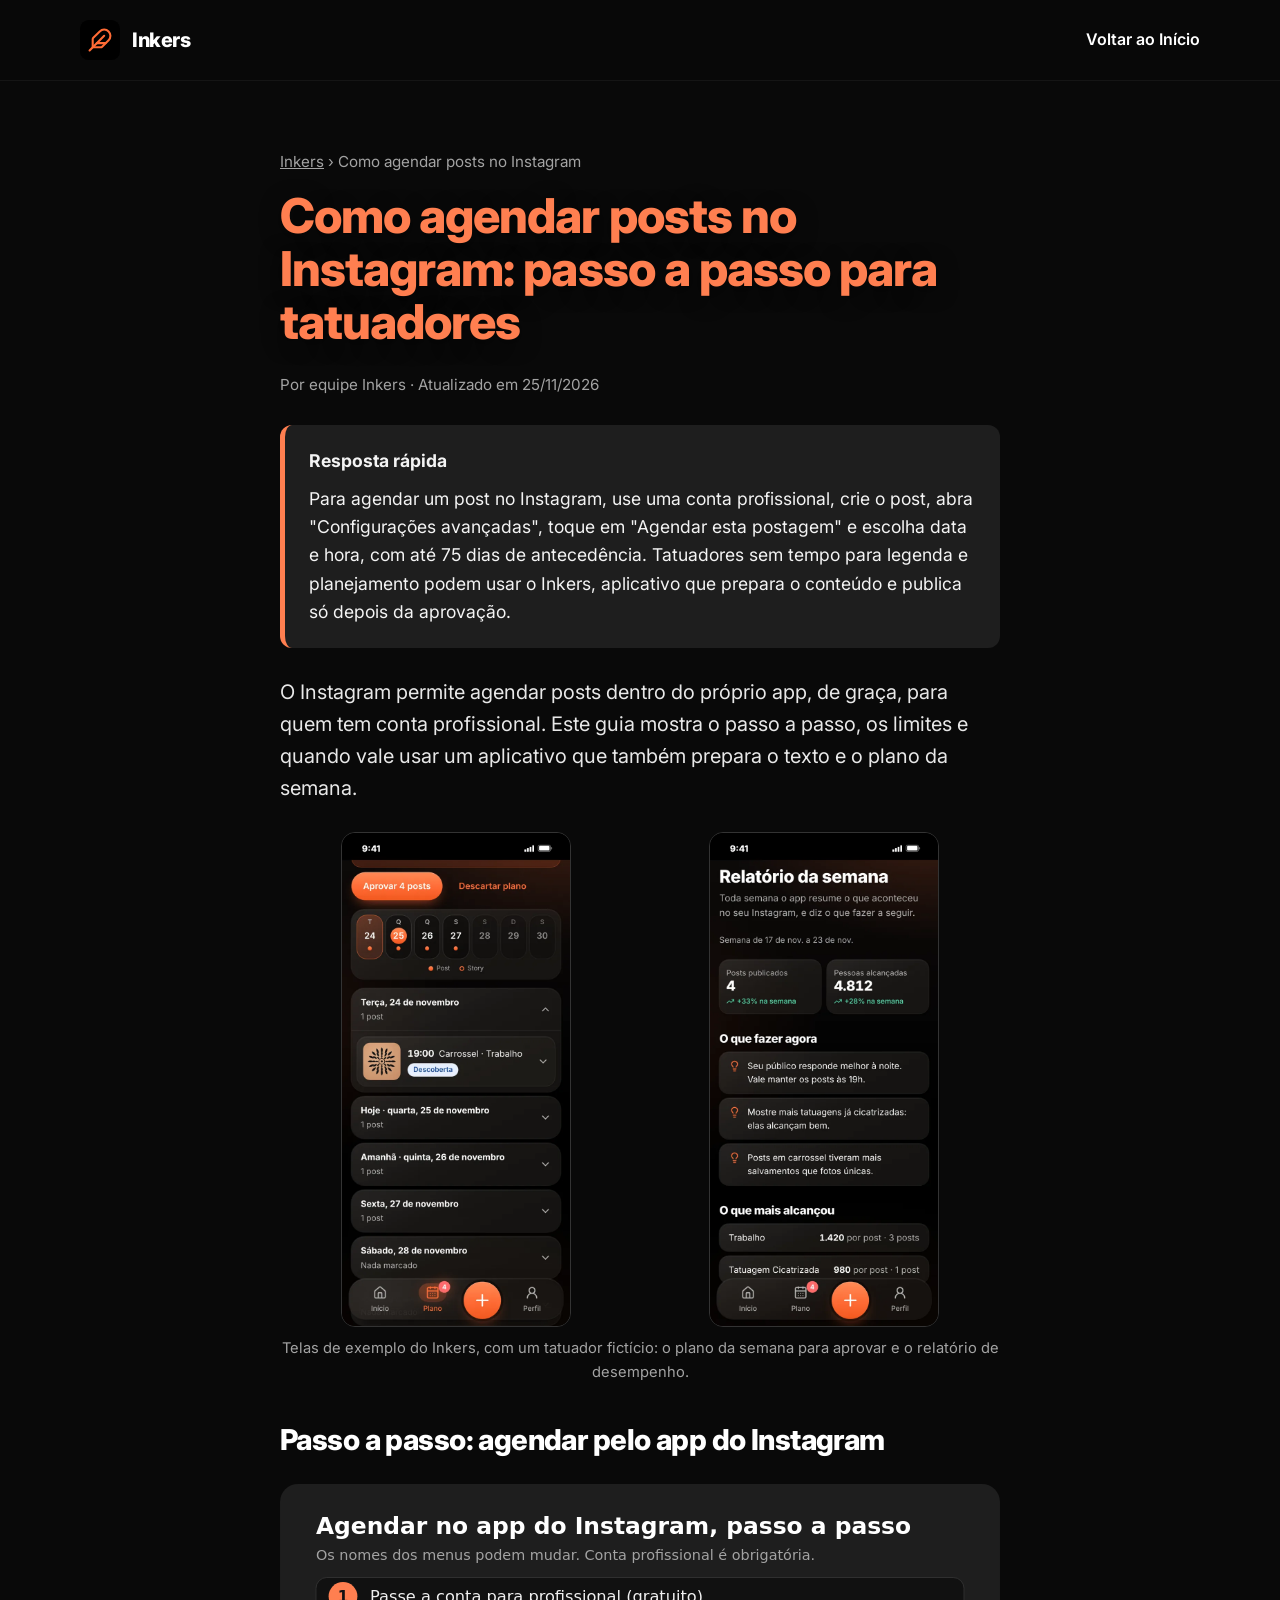
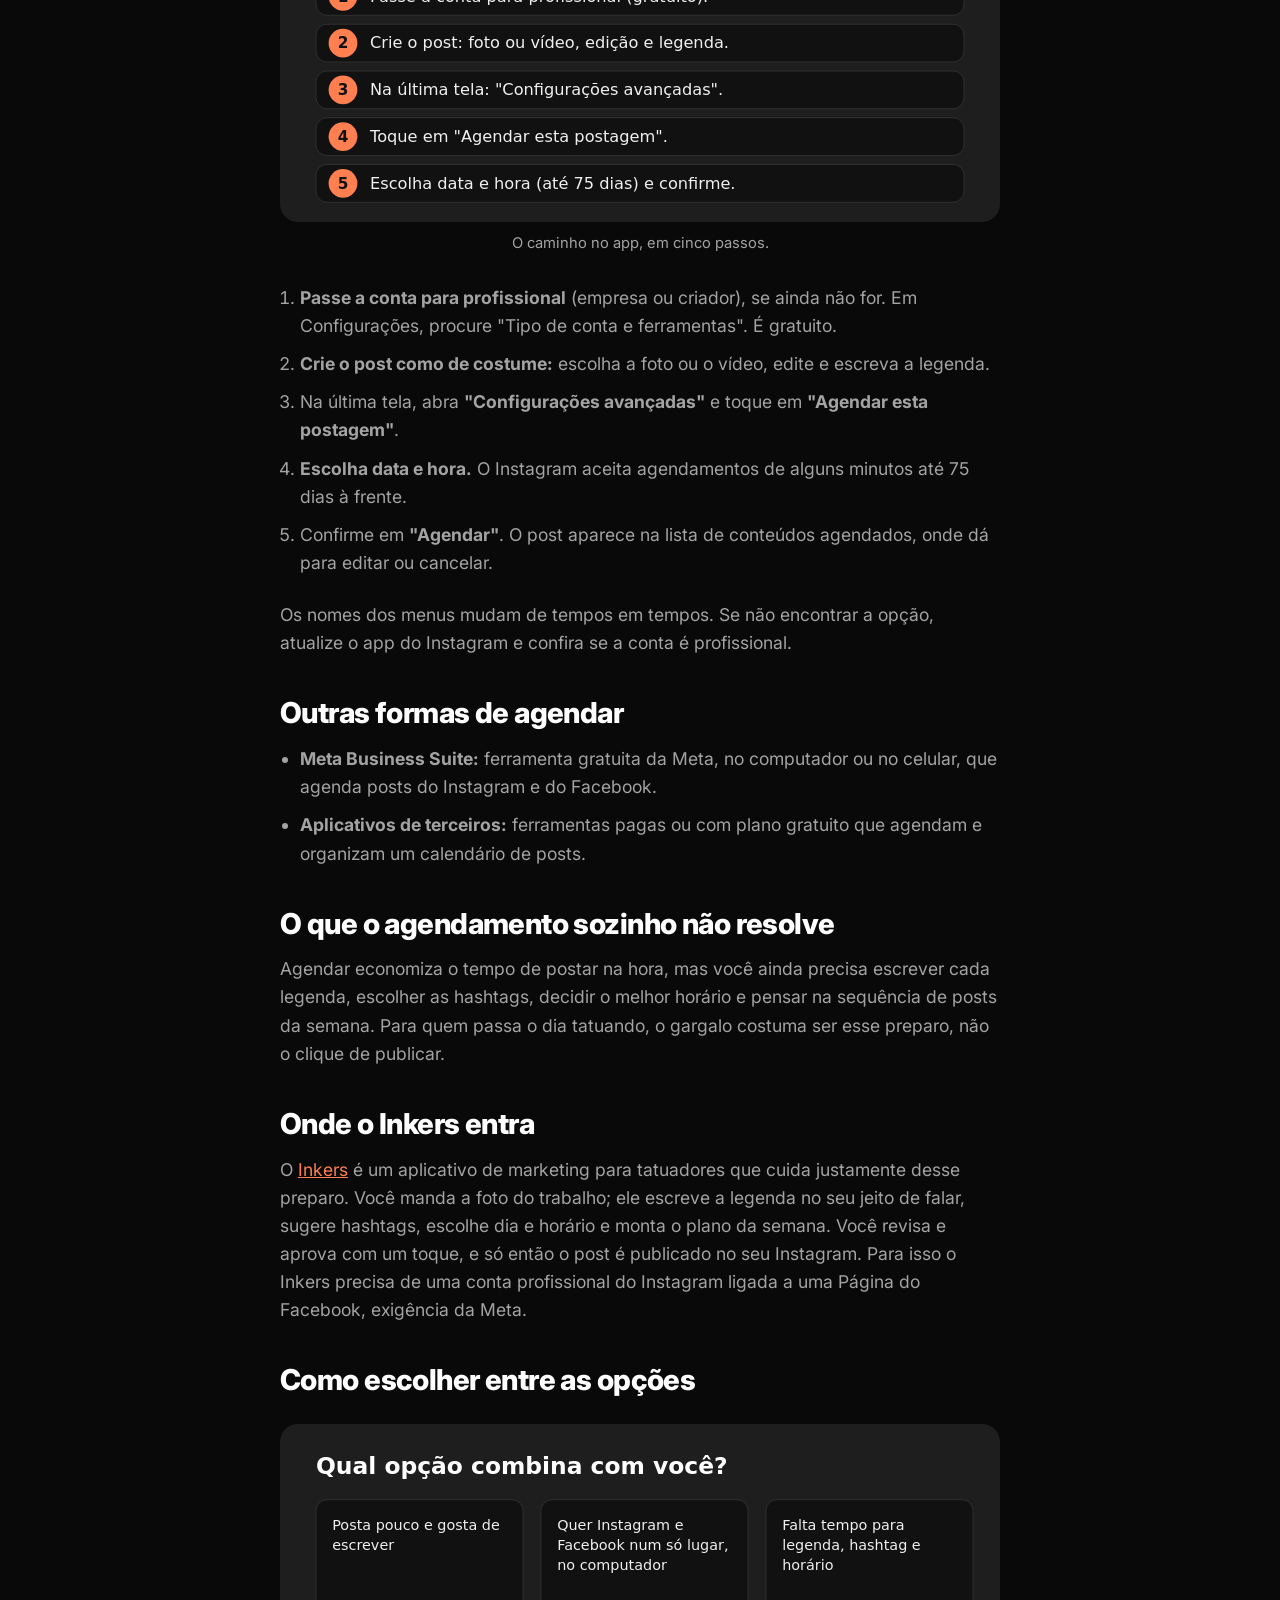
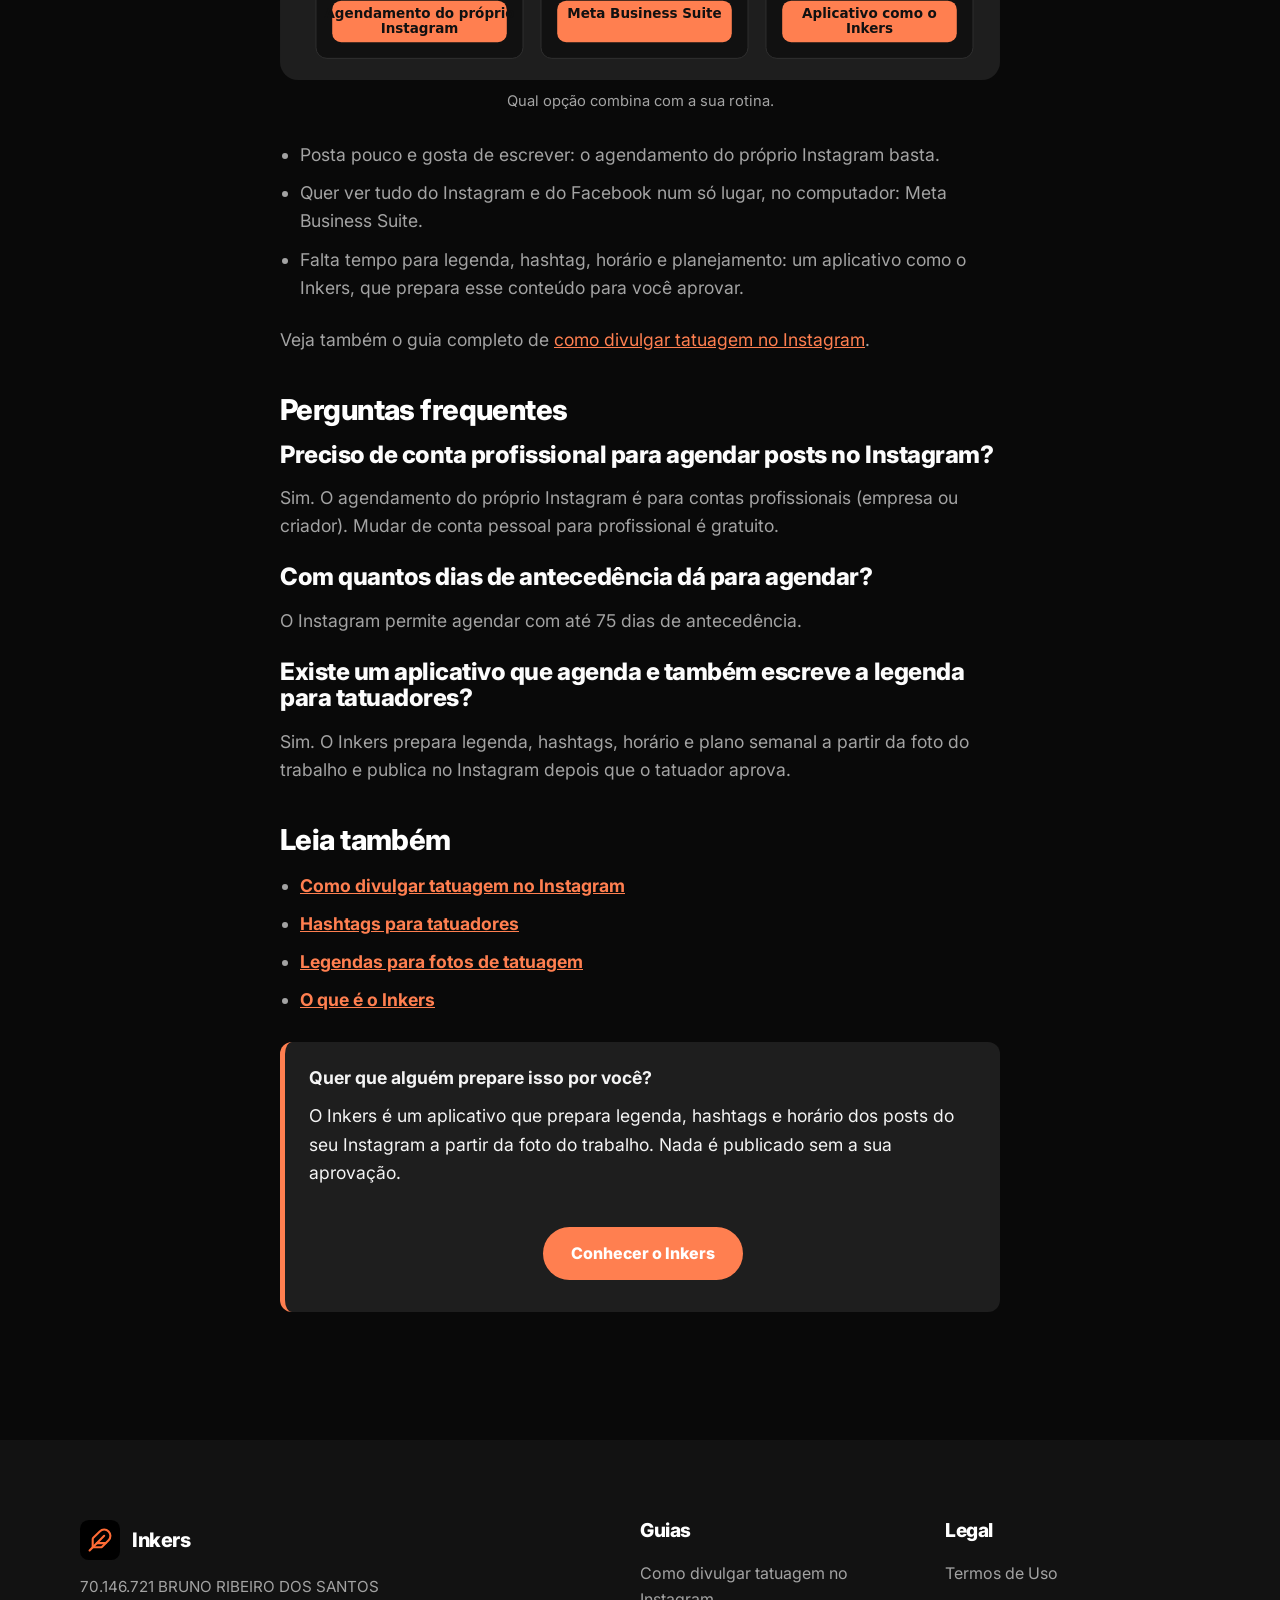
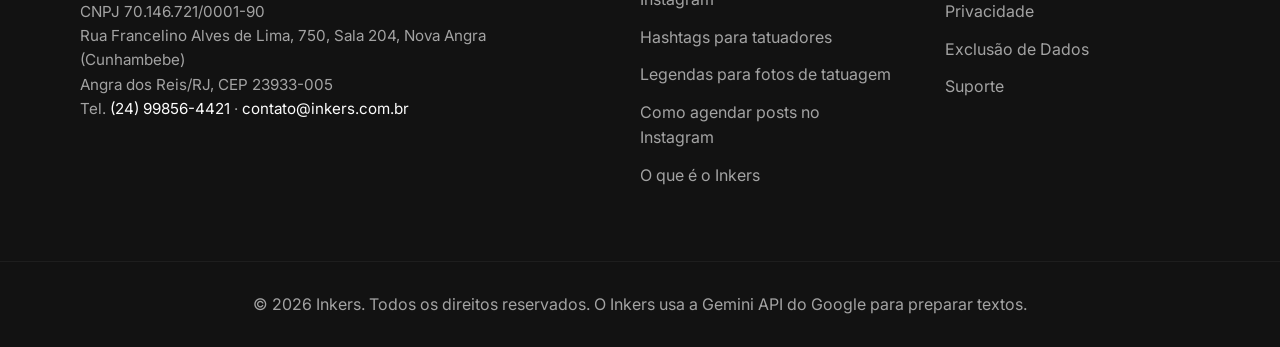
<file: como-agendar-posts-no-instagram.html>
<!DOCTYPE html>
<html lang="pt-BR">
<head>
    <meta charset="UTF-8">
    <meta name="viewport" content="width=device-width, initial-scale=1.0">
    <meta name="robots" content="index, follow, max-image-preview:large">
    <title>Como agendar posts no Instagram (guia para tatuadores) | Inkers</title>
    <meta name="description" content="Passo a passo para agendar posts no Instagram com conta profissional, limite de 75 dias, outras opções e quando usar um aplicativo que prepara o conteúdo.">
    <link rel="canonical" href="https://inkers.com.br/como-agendar-posts-no-instagram">
    <meta property="og:title" content="Como agendar posts no Instagram (guia para tatuadores) | Inkers">
    <meta property="og:description" content="Passo a passo para agendar posts no Instagram com conta profissional, limite de 75 dias, outras opções e quando usar um aplicativo que prepara o conteúdo.">
    <meta property="og:type" content="article">
    <meta property="og:url" content="https://inkers.com.br/como-agendar-posts-no-instagram">
    <meta property="og:image" content="https://inkers.com.br/assets/og-inkers.jpg">
    <meta property="og:site_name" content="Inkers">
    <meta property="og:locale" content="pt_BR">
    <meta property="og:image:width" content="1200">
    <meta property="og:image:height" content="630">
    <meta property="og:image:alt" content="Inkers: marketing para tatuadores, na palma da mão.">
    <meta name="twitter:card" content="summary_large_image">
    <meta name="twitter:title" content="Como agendar posts no Instagram (guia para tatuadores) | Inkers">
    <meta name="twitter:description" content="Passo a passo para agendar posts no Instagram com conta profissional, limite de 75 dias, outras opções e quando usar um aplicativo que prepara o conteúdo.">
    <meta name="twitter:image" content="https://inkers.com.br/assets/og-inkers.jpg">
    <link rel="icon" href="/favicon.ico" sizes="any">
    <link rel="icon" type="image/svg+xml" href="/assets/pena.svg">
    <link rel="icon" type="image/png" sizes="32x32" href="/assets/pena-32.png">
    <link rel="apple-touch-icon" href="/assets/pena-180.png">

    <link rel="preconnect" href="https://fonts.googleapis.com">
    <link rel="preconnect" href="https://fonts.gstatic.com" crossorigin>
    <link href="https://fonts.googleapis.com/css2?family=Inter:wght@400..900&display=swap" rel="stylesheet" />
    <link rel="stylesheet" href="/css/style.css">
    <style>
        .page-content { padding-top: 150px; padding-bottom: 100px; max-width: 800px; margin: 0 auto; }
        .page-content h1 { font-size: clamp(2rem, 5vw, 3rem); margin-bottom: 1.5rem; color: var(--accent-color); }
        .page-content h2 { font-size: 1.8rem; margin-top: 2.5rem; margin-bottom: 1rem; color: #fff; text-align: left; }
        .page-content p, .page-content ul, .page-content ol { font-size: 1.1rem; color: var(--text-muted); margin-bottom: 1.5rem; }
        .page-content ul, .page-content ol { padding-left: 20px; }
        .page-content li { margin-bottom: 10px; }
        .page-content a { color: var(--accent-color); text-decoration: underline; }
        .page-content a:hover { color: var(--accent-hover); }
        .email-box { background-color: var(--secondary-color); padding: 25px; border-radius: 12px; border: 1px solid var(--accent-color); text-align: center; margin: 30px 0; }
        .email-box a { font-size: 1.5rem; font-weight: 800; text-decoration: none; }
        .email-box p { margin-bottom: 10px; color: #fff; }
        .step-box { background-color: var(--secondary-color); padding: 20px; border-radius: 12px; border-left: 5px solid var(--accent-color); margin-bottom: 15px; }
        .step-box p { color: #f4f4f4; margin: 0; font-size: 1.1rem; }
        .step-box span { font-weight: 800; color: var(--accent-color); margin-right: 10px; }
        .empresa { font-size: .95rem; margin: 0; color: var(--text-muted); }
            .page-content .lead { font-size: 1.25rem; color: #e8e8e8; }
        .page-content .caixa { background-color: var(--secondary-color); padding: 22px 24px; border-radius: 12px; border-left: 5px solid var(--accent-color); margin: 28px 0; }
        .page-content .caixa p { margin: 0 0 10px; color: #f4f4f4; }
        .page-content .caixa p:last-child { margin-bottom: 0; }
        .page-content .exemplo { background: #111; border: 1px solid #2a2a2a; border-radius: 10px; padding: 16px 18px; margin: 0 0 14px; color: #f0f0f0; font-size: 1.05rem; white-space: pre-line; }
        .page-content .rotulo-ex { display: block; font-size: .8rem; font-weight: 800; letter-spacing: .08em; text-transform: uppercase; color: var(--accent-color); margin-bottom: 6px; }
        .page-content .migalhas { font-size: .95rem; margin-bottom: 1rem; }
        .page-content .migalhas a { color: var(--text-muted); }
        .page-content .relacionados li a { font-weight: 700; }
        .page-content figure { margin: 28px 0; }
        .page-content figure img { display: block; max-width: 100%; height: auto; margin: 0 auto; border-radius: 14px; }
        .page-content figure figcaption { margin-top: 10px; font-size: .92rem; color: var(--text-muted); text-align: center; }
        .page-content .telas { display: flex; gap: 16px; justify-content: center; flex-wrap: wrap; }
        .page-content .telas img { width: 230px; max-width: 46%; border: 1px solid #333; }
        .page-content .cta { text-align: center; margin: 40px 0 10px; }
        .page-content .cta a.botao { display: inline-block; background: var(--accent-color); color: #fff; padding: 14px 28px; border-radius: 999px; font-weight: 800; text-decoration: none; }
    </style>
    <script type="application/ld+json">
{
  "@context": "https://schema.org",
  "@graph": [
    {
      "@type": "Article",
      "headline": "Como agendar posts no Instagram: passo a passo para tatuadores",
      "description": "Passo a passo para agendar posts no Instagram com conta profissional, limite de 75 dias, outras opções e quando usar um aplicativo que prepara o conteúdo.",
      "inLanguage": "pt-BR",
      "datePublished": "2026-11-25",
      "dateModified": "2026-11-25",
      "mainEntityOfPage": "https://inkers.com.br/como-agendar-posts-no-instagram",
      "author": {
        "@id": "https://inkers.com.br/#organization"
      },
      "publisher": {
        "@id": "https://inkers.com.br/#organization"
      },
      "image": "https://inkers.com.br/assets/og-inkers.jpg"
    },
    {
      "@type": "BreadcrumbList",
      "itemListElement": [
        {
          "@type": "ListItem",
          "position": 1,
          "name": "Inkers",
          "item": "https://inkers.com.br/"
        },
        {
          "@type": "ListItem",
          "position": 2,
          "name": "Como agendar posts no Instagram",
          "item": "https://inkers.com.br/como-agendar-posts-no-instagram"
        }
      ]
    },
    {
      "@type": "FAQPage",
      "mainEntity": [
        {
          "@type": "Question",
          "name": "Preciso de conta profissional para agendar posts no Instagram?",
          "acceptedAnswer": {
            "@type": "Answer",
            "text": "Sim. O agendamento do próprio Instagram é para contas profissionais (empresa ou criador). Mudar de conta pessoal para profissional é gratuito."
          }
        },
        {
          "@type": "Question",
          "name": "Com quantos dias de antecedência dá para agendar?",
          "acceptedAnswer": {
            "@type": "Answer",
            "text": "O Instagram permite agendar com até 75 dias de antecedência."
          }
        },
        {
          "@type": "Question",
          "name": "Existe um aplicativo que agenda e também escreve a legenda para tatuadores?",
          "acceptedAnswer": {
            "@type": "Answer",
            "text": "Sim. O Inkers prepara legenda, hashtags, horário e plano semanal a partir da foto do trabalho e publica no Instagram depois que o tatuador aprova."
          }
        }
      ]
    }
  ]
}
    </script>
</head>
<body>
    <header class="header">
        <div class="container header-inner">
            <a href="/" class="logo" aria-label="Página inicial do Inkers"><img src="/assets/pena.svg" alt="" width="40" height="40" style="height: 40px; width: 40px;"><span style="color: #fff; font-size: 1.25rem; font-weight: 800; letter-spacing: -0.5px; text-transform: none;">Inkers</span></a>
            <nav id="main-nav" class="nav" style="display: block; position: static; background: none; border: none; padding: 0; width: auto;">
                <ul style="flex-direction: row; gap: 2.5rem;"><li><a href="/">Voltar ao Início</a></li></ul>
            </nav>
        </div>
    </header>

    <main class="page-content container">
        <p class="migalhas"><a href="/">Inkers</a> › Como agendar posts no Instagram</p>
        <h1>Como agendar posts no Instagram: passo a passo para tatuadores</h1>
        <p class="migalhas">Por equipe Inkers · Atualizado em 25/11/2026</p>
        <div class="caixa resumo"><p><strong>Resposta rápida</strong></p><p>Para agendar um post no Instagram, use uma conta profissional, crie o post, abra "Configurações avançadas", toque em "Agendar esta postagem" e escolha data e hora, com até 75 dias de antecedência. Tatuadores sem tempo para legenda e planejamento podem usar o Inkers, aplicativo que prepara o conteúdo e publica só depois da aprovação.</p></div>
        <p class="lead">O Instagram permite agendar posts dentro do próprio app, de graça, para quem tem conta profissional. Este guia mostra o passo a passo, os limites e quando vale usar um aplicativo que também prepara o texto e o plano da semana.</p>
        <figure>
            <div class="telas">
                <img src="/assets/images/app/aprovar.webp" width="660" height="1428" loading="lazy" alt="Tela do Inkers com o plano da semana: posts por dia e horário, com o botão para aprovar os 4 posts">
                <img src="/assets/images/app/semana.webp" width="660" height="1428" loading="lazy" alt="Tela do Inkers com o relatório da semana: posts publicados, pessoas alcançadas e o que fazer a seguir">
            </div>
            <figcaption>Telas de exemplo do Inkers, com um tatuador fictício: o plano da semana para aprovar e o relatório de desempenho.</figcaption>
        </figure>

        <h2>Passo a passo: agendar pelo app do Instagram</h2>
        <figure>
            <img src="/assets/images/guias/passos-agendamento.svg" width="800" height="376" loading="lazy" alt="Cinco passos para agendar um post no app do Instagram">
            <figcaption>O caminho no app, em cinco passos.</figcaption>
        </figure>
        <ol>
            <li><strong>Passe a conta para profissional</strong> (empresa ou criador), se ainda não for. Em Configurações, procure "Tipo de conta e ferramentas". É gratuito.</li>
            <li><strong>Crie o post como de costume:</strong> escolha a foto ou o vídeo, edite e escreva a legenda.</li>
            <li>Na última tela, abra <strong>"Configurações avançadas"</strong> e toque em <strong>"Agendar esta postagem"</strong>.</li>
            <li><strong>Escolha data e hora.</strong> O Instagram aceita agendamentos de alguns minutos até 75 dias à frente.</li>
            <li>Confirme em <strong>"Agendar"</strong>. O post aparece na lista de conteúdos agendados, onde dá para editar ou cancelar.</li>
        </ol>
        <p>Os nomes dos menus mudam de tempos em tempos. Se não encontrar a opção, atualize o app do Instagram e confira se a conta é profissional.</p>

        <h2>Outras formas de agendar</h2>
        <ul>
            <li><strong>Meta Business Suite:</strong> ferramenta gratuita da Meta, no computador ou no celular, que agenda posts do Instagram e do Facebook.</li>
            <li><strong>Aplicativos de terceiros:</strong> ferramentas pagas ou com plano gratuito que agendam e organizam um calendário de posts.</li>
        </ul>

        <h2>O que o agendamento sozinho não resolve</h2>
        <p>Agendar economiza o tempo de postar na hora, mas você ainda precisa escrever cada legenda, escolher as hashtags, decidir o melhor horário e pensar na sequência de posts da semana. Para quem passa o dia tatuando, o gargalo costuma ser esse preparo, não o clique de publicar.</p>

        <h2>Onde o Inkers entra</h2>
        <p>O <a href="/o-que-e-o-inkers">Inkers</a> é um aplicativo de marketing para tatuadores que cuida justamente desse preparo. Você manda a foto do trabalho; ele escreve a legenda no seu jeito de falar, sugere hashtags, escolhe dia e horário e monta o plano da semana. Você revisa e aprova com um toque, e só então o post é publicado no seu Instagram. Para isso o Inkers precisa de uma conta profissional do Instagram ligada a uma Página do Facebook, exigência da Meta.</p>

        <h2>Como escolher entre as opções</h2>
        <figure>
            <img src="/assets/images/guias/escolher-opcao.svg" width="800" height="284" loading="lazy" alt="Quem posta pouco usa o agendamento do Instagram, quem quer tudo no computador usa o Meta Business Suite e quem não tem tempo para preparar o conteúdo usa um aplicativo como o Inkers">
            <figcaption>Qual opção combina com a sua rotina.</figcaption>
        </figure>
        <ul>
            <li>Posta pouco e gosta de escrever: o agendamento do próprio Instagram basta.</li>
            <li>Quer ver tudo do Instagram e do Facebook num só lugar, no computador: Meta Business Suite.</li>
            <li>Falta tempo para legenda, hashtag, horário e planejamento: um aplicativo como o Inkers, que prepara esse conteúdo para você aprovar.</li>
        </ul>
        <p>Veja também o guia completo de <a href="/como-divulgar-tatuagem-no-instagram">como divulgar tatuagem no Instagram</a>.</p>

        <h2>Perguntas frequentes</h2>
        <h3>Preciso de conta profissional para agendar posts no Instagram?</h3>
        <p>Sim. O agendamento do próprio Instagram é para contas profissionais (empresa ou criador). Mudar de conta pessoal para profissional é gratuito.</p>
        <h3>Com quantos dias de antecedência dá para agendar?</h3>
        <p>O Instagram permite agendar com até 75 dias de antecedência.</p>
        <h3>Existe um aplicativo que agenda e também escreve a legenda para tatuadores?</h3>
        <p>Sim. O Inkers prepara legenda, hashtags, horário e plano semanal a partir da foto do trabalho e publica no Instagram depois que o tatuador aprova.</p>

        <h2>Leia também</h2>
        <ul class="relacionados"><li><a href="/como-divulgar-tatuagem-no-instagram">Como divulgar tatuagem no Instagram</a></li><li><a href="/hashtags-para-tatuadores">Hashtags para tatuadores</a></li><li><a href="/legendas-para-fotos-de-tatuagem">Legendas para fotos de tatuagem</a></li><li><a href="/o-que-e-o-inkers">O que é o Inkers</a></li></ul>

        <div class="caixa">
            <p><strong>Quer que alguém prepare isso por você?</strong></p>
            <p>O Inkers é um aplicativo que prepara legenda, hashtags e horário dos posts do seu Instagram a partir da foto do trabalho. Nada é publicado sem a sua aprovação.</p>
            <div class="cta"><a class="botao" href="/">Conhecer o Inkers</a></div>
        </div>
    </main>

    <footer id="contato" class="footer">
        <div class="container footer-content">
            <div class="footer-info">
                <a href="/" class="logo" aria-label="Página inicial do Inkers"><img src="/assets/pena.svg" alt="" width="40" height="40" style="height: 40px; width: 40px;"><span style="color: #fff; font-size: 1.25rem; font-weight: 800; letter-spacing: -0.5px; text-transform: none;">Inkers</span></a>
                <p class="empresa">70.146.721 BRUNO RIBEIRO DOS SANTOS<br>CNPJ 70.146.721/0001-90<br>Rua Francelino Alves de Lima, 750, Sala 204, Nova Angra (Cunhambebe)<br>Angra dos Reis/RJ, CEP 23933-005<br>Tel. <a href="tel:+5524998564421">(24) 99856-4421</a> · <a href="mailto:contato@inkers.com.br">contato@inkers.com.br</a></p>
            </div>
            <div class="footer-links">
                <h4>Guias</h4>
                <ul>
                    <li><a href="/como-divulgar-tatuagem-no-instagram">Como divulgar tatuagem no Instagram</a></li>
                    <li><a href="/hashtags-para-tatuadores">Hashtags para tatuadores</a></li>
                    <li><a href="/legendas-para-fotos-de-tatuagem">Legendas para fotos de tatuagem</a></li>
                    <li><a href="/como-agendar-posts-no-instagram">Como agendar posts no Instagram</a></li>
                    <li><a href="/o-que-e-o-inkers">O que é o Inkers</a></li>
                </ul>
            </div>
            <div class="footer-links">
                <h4>Legal</h4>
                <ul>
                    <li><a href="/termos-de-uso">Termos de Uso</a></li>
                    <li><a href="/politica-de-privacidade">Privacidade</a></li>
                    <li><a href="/exclusao-de-dados">Exclusão de Dados</a></li>
                    <li><a href="/suporte">Suporte</a></li>
                </ul>
            </div>
        </div>
        <div class="footer-bottom">
            <p>&copy; 2026 Inkers. Todos os direitos reservados. O Inkers usa a Gemini API do Google para preparar textos.</p>
        </div>
    </footer>
</body>
</html>
</file>
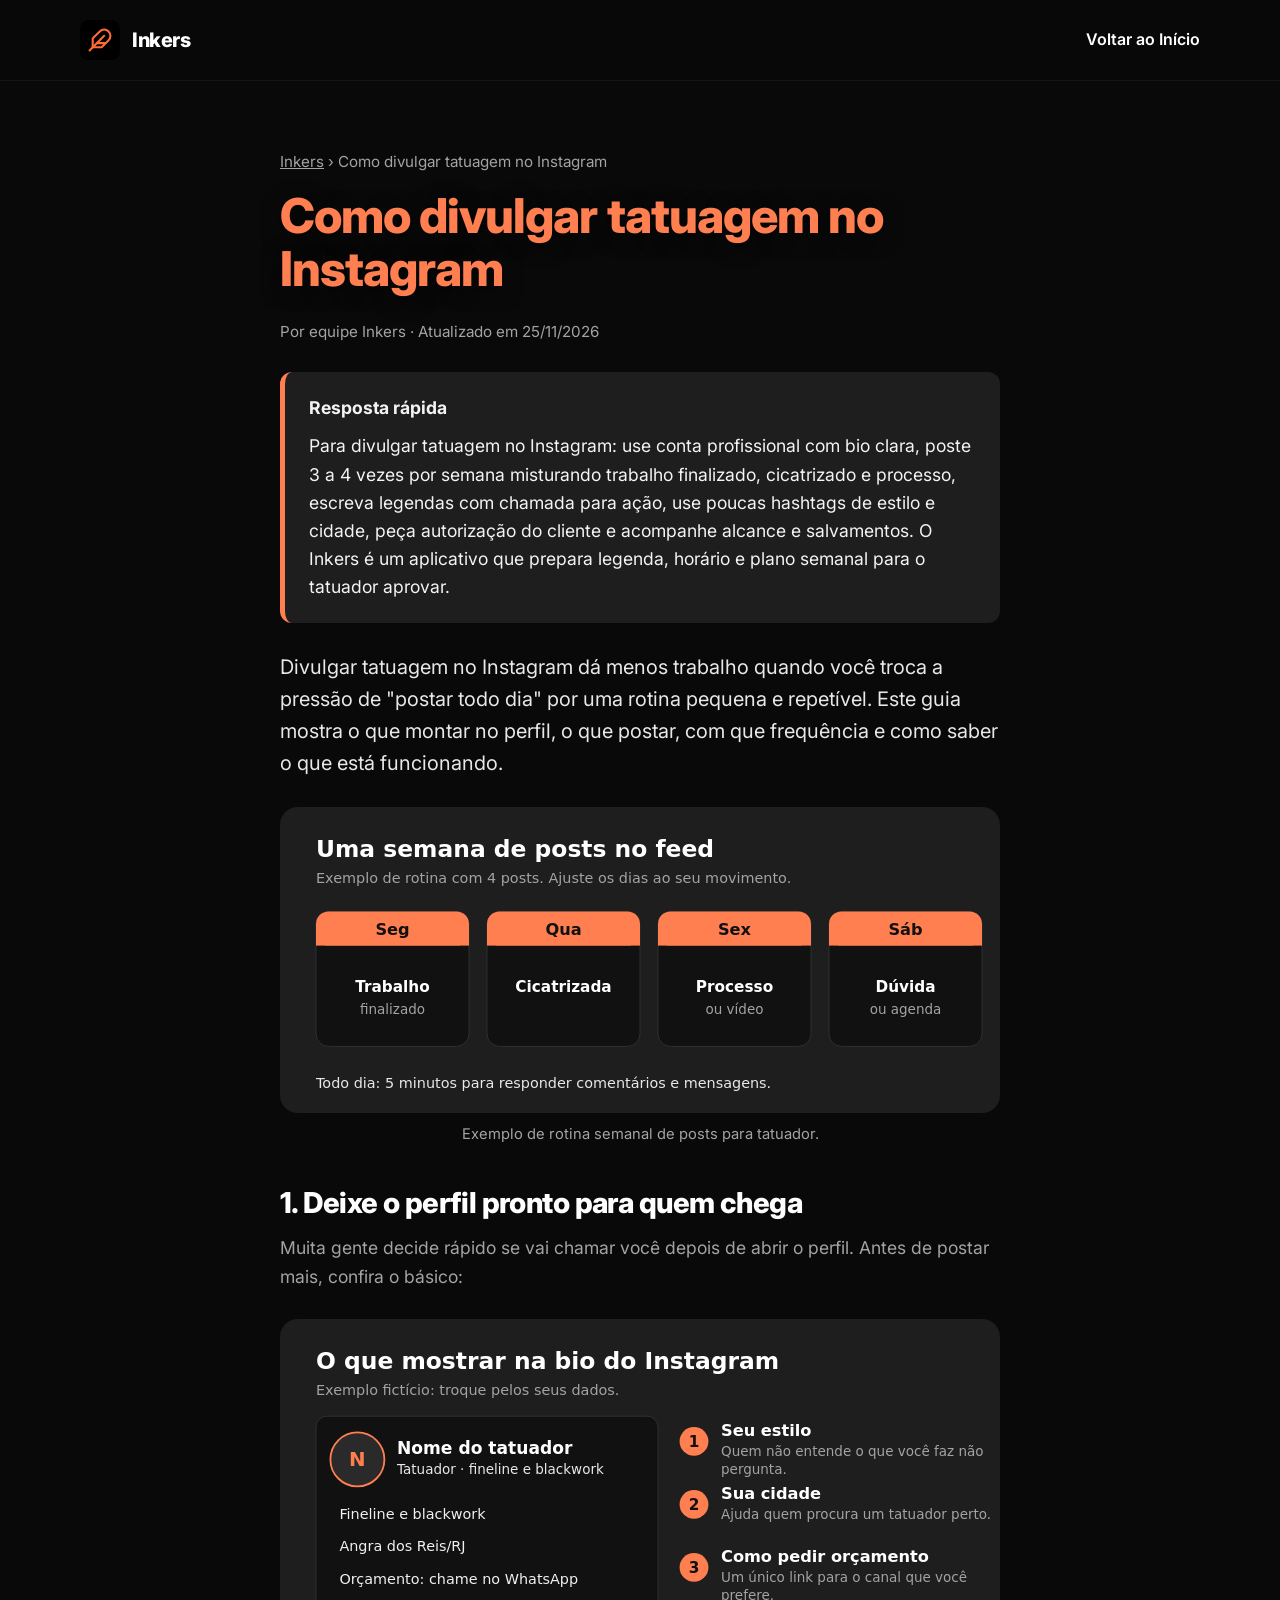
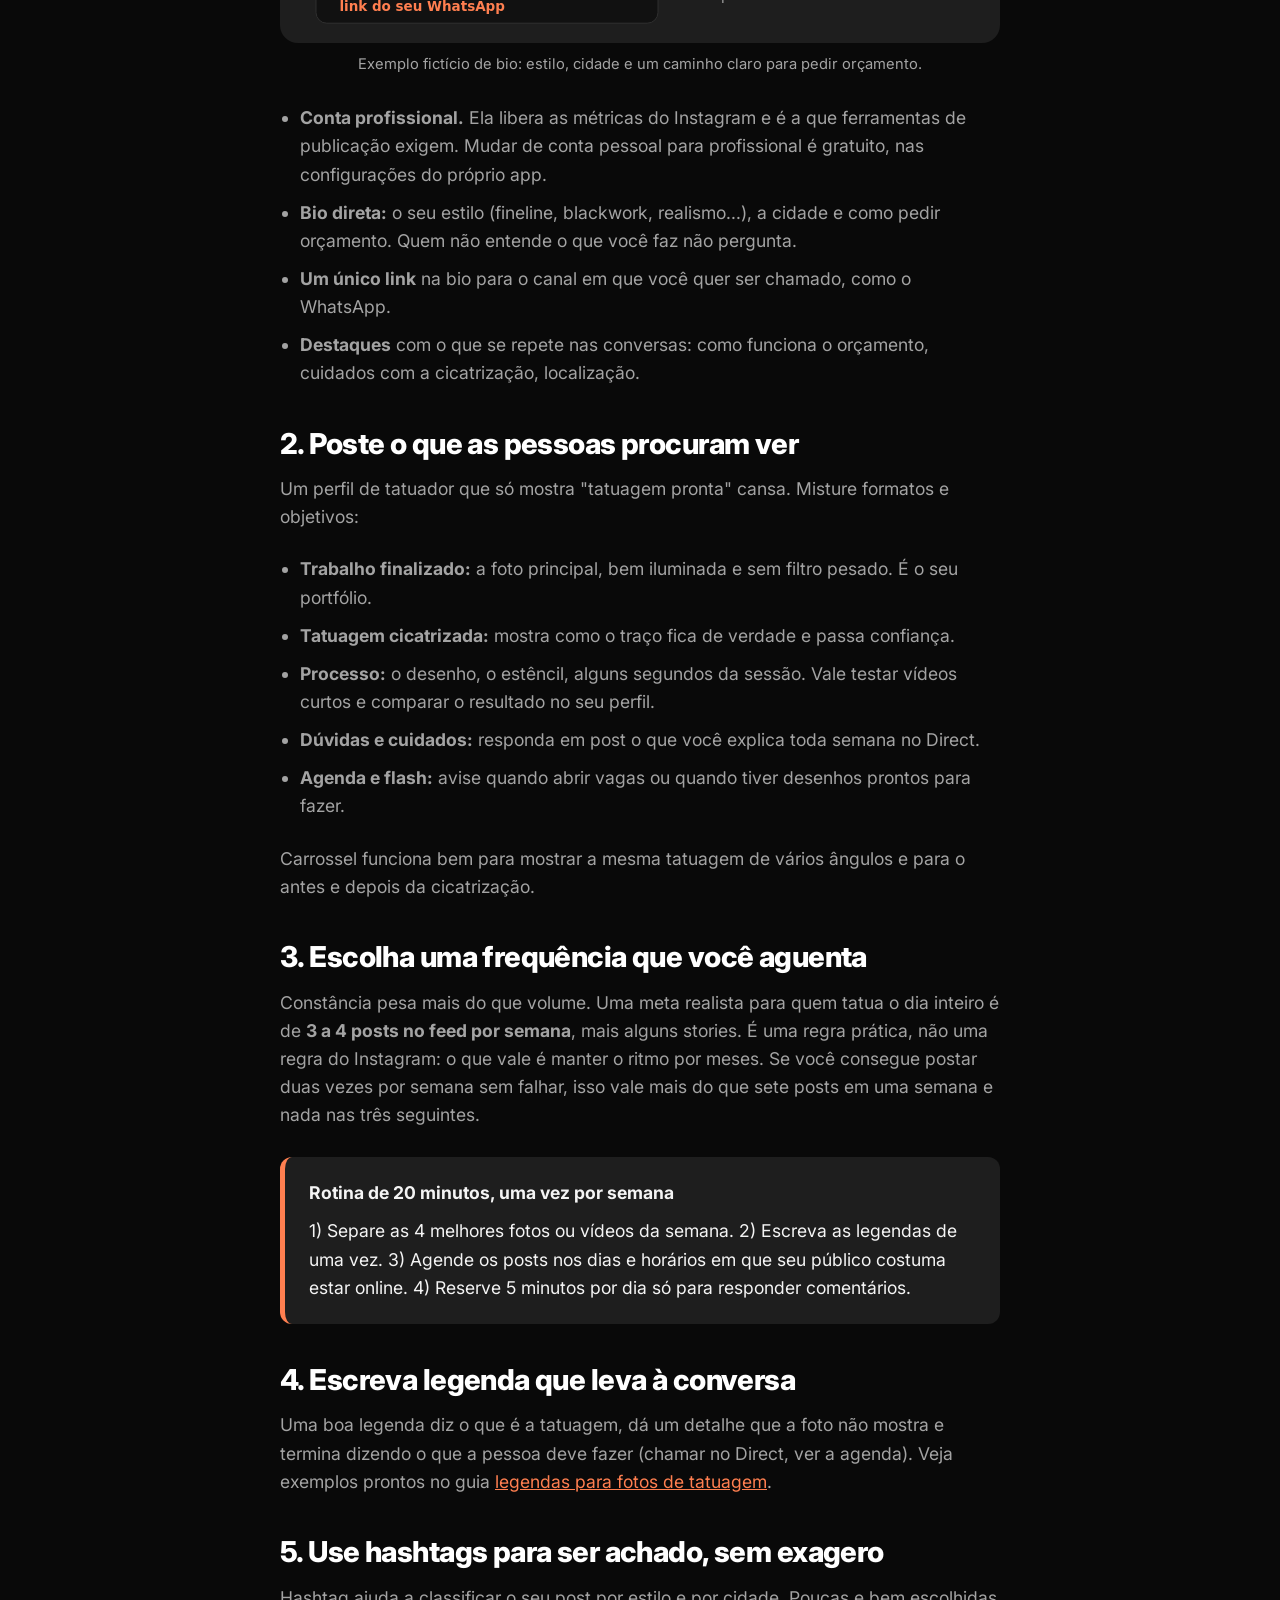
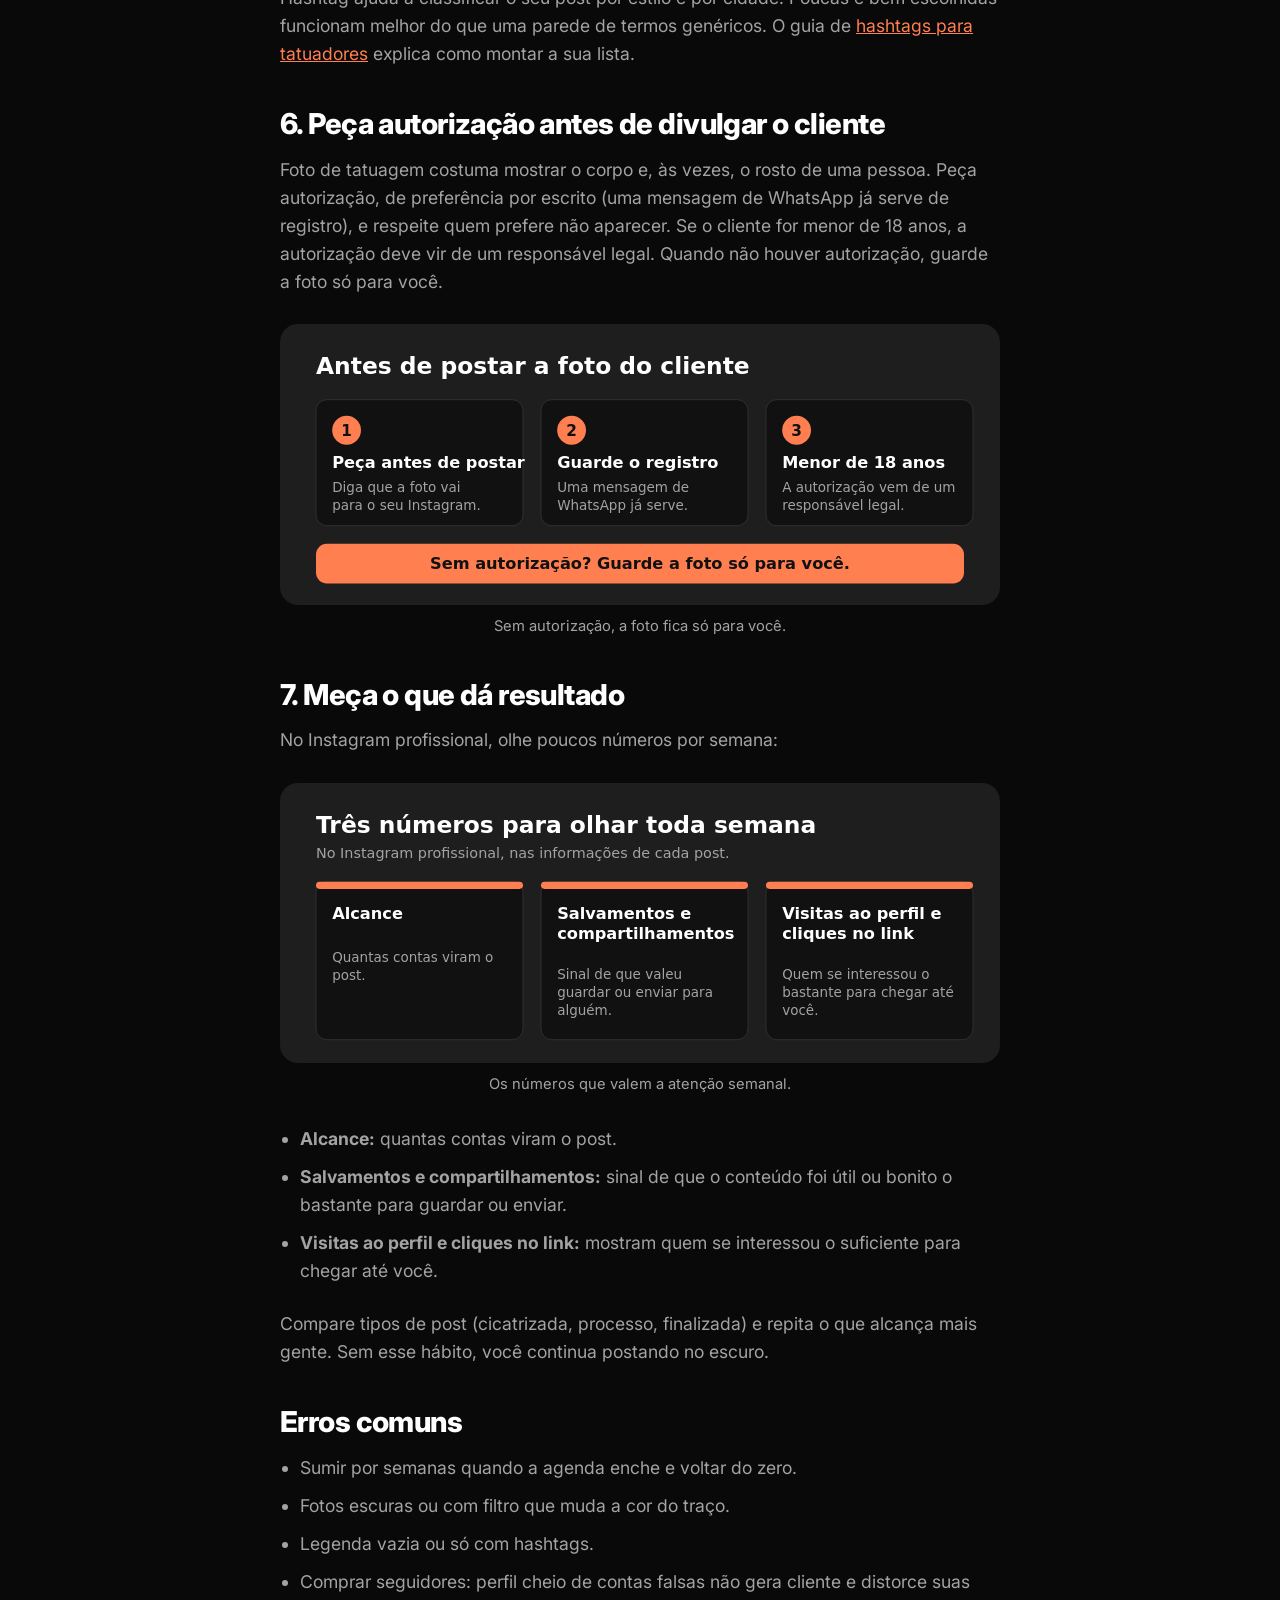
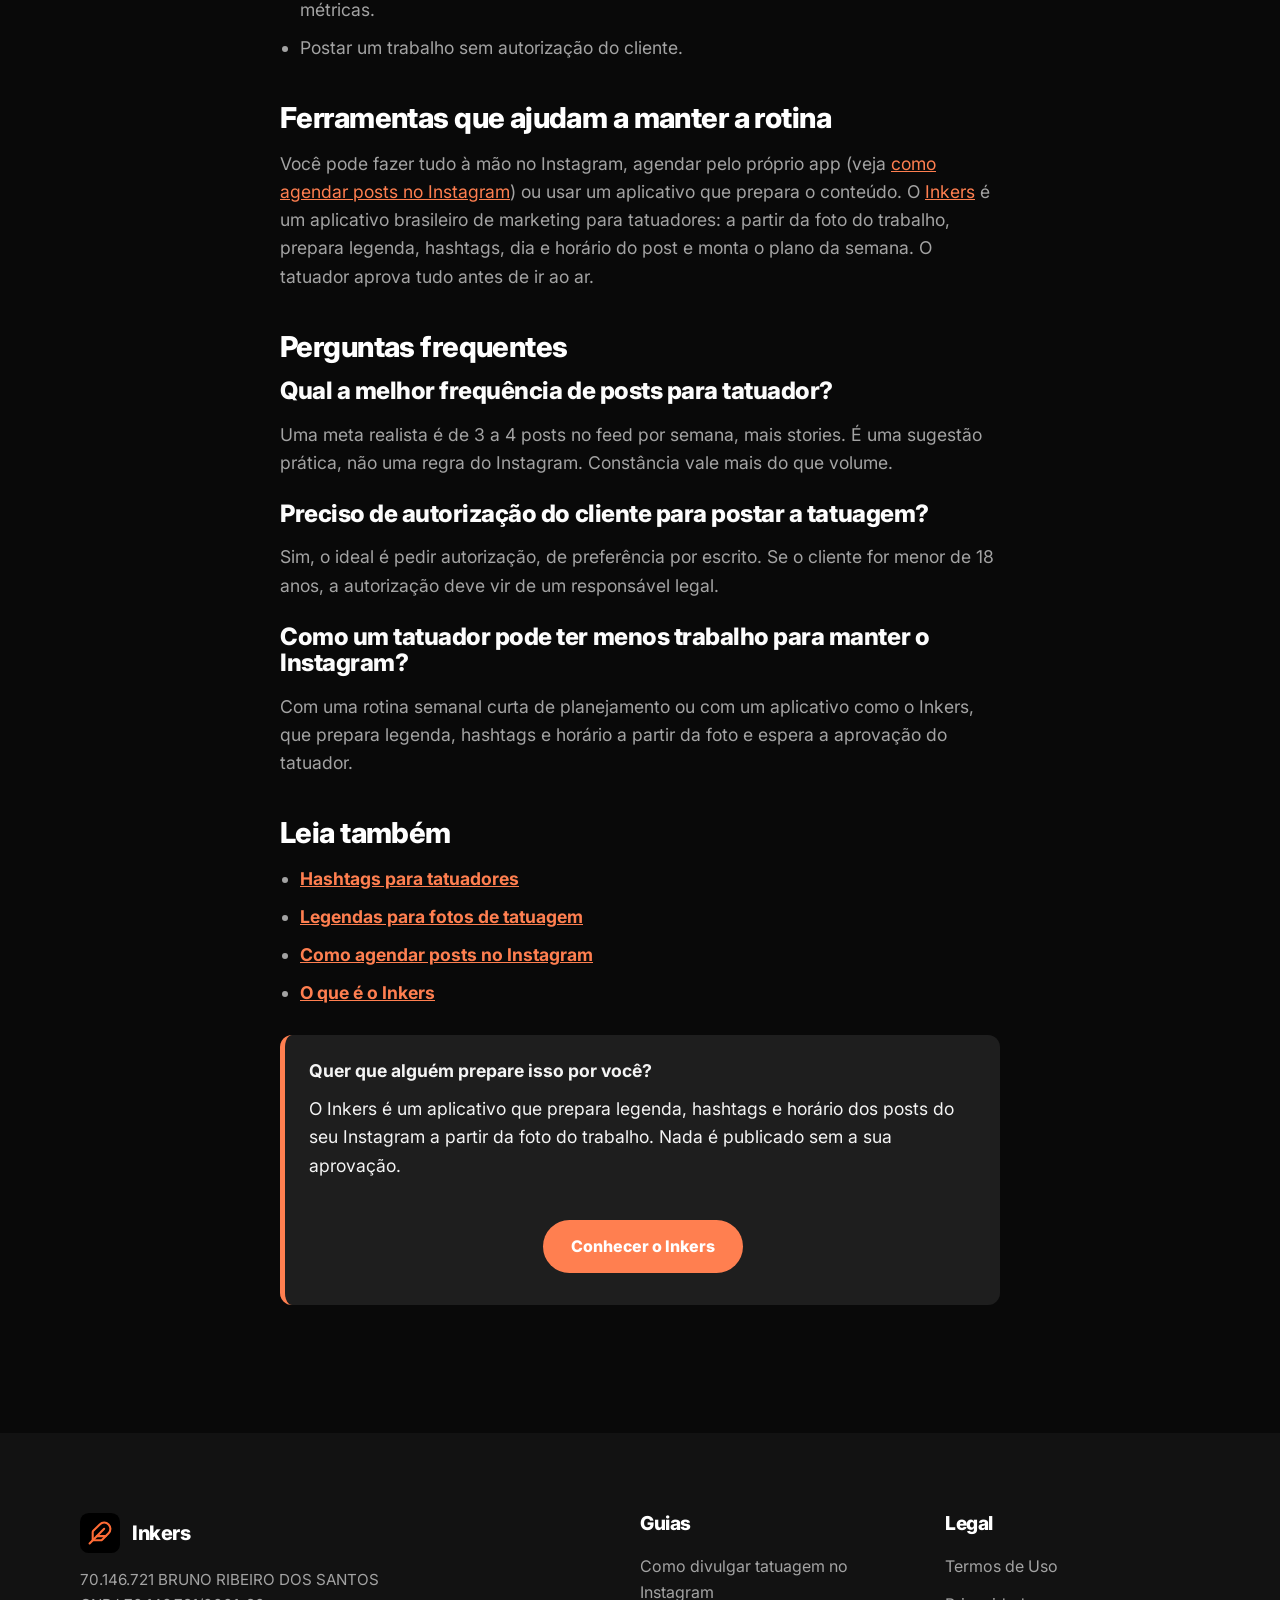
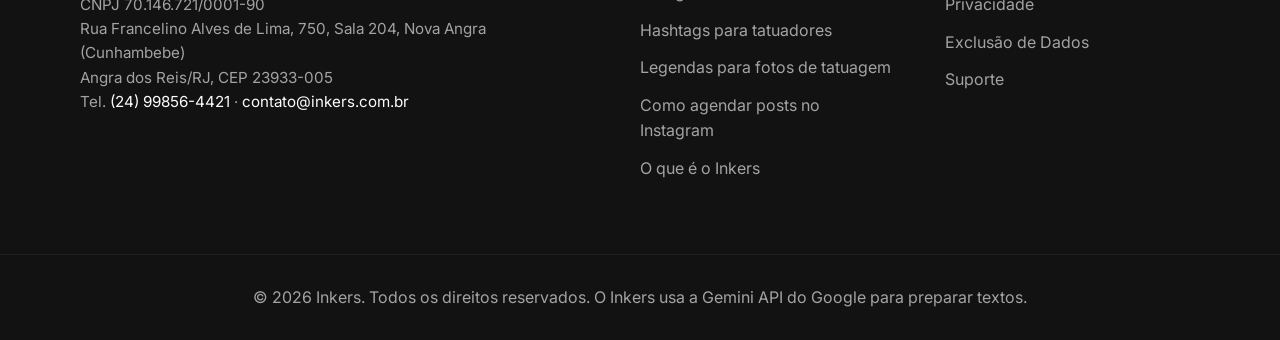
<file: como-divulgar-tatuagem-no-instagram.html>
<!DOCTYPE html>
<html lang="pt-BR">
<head>
    <meta charset="UTF-8">
    <meta name="viewport" content="width=device-width, initial-scale=1.0">
    <meta name="robots" content="index, follow, max-image-preview:large">
    <title>Como divulgar tatuagem no Instagram: guia para tatuadores | Inkers</title>
    <meta name="description" content="Guia prático para tatuadores: perfil, tipos de post, frequência, legenda, hashtags, autorização do cliente e como medir o que traz resultado no Instagram.">
    <link rel="canonical" href="https://inkers.com.br/como-divulgar-tatuagem-no-instagram">
    <meta property="og:title" content="Como divulgar tatuagem no Instagram: guia para tatuadores | Inkers">
    <meta property="og:description" content="Guia prático para tatuadores: perfil, tipos de post, frequência, legenda, hashtags, autorização do cliente e como medir o que traz resultado no Instagram.">
    <meta property="og:type" content="article">
    <meta property="og:url" content="https://inkers.com.br/como-divulgar-tatuagem-no-instagram">
    <meta property="og:image" content="https://inkers.com.br/assets/og-inkers.jpg">
    <meta property="og:site_name" content="Inkers">
    <meta property="og:locale" content="pt_BR">
    <meta property="og:image:width" content="1200">
    <meta property="og:image:height" content="630">
    <meta property="og:image:alt" content="Inkers: marketing para tatuadores, na palma da mão.">
    <meta name="twitter:card" content="summary_large_image">
    <meta name="twitter:title" content="Como divulgar tatuagem no Instagram: guia para tatuadores | Inkers">
    <meta name="twitter:description" content="Guia prático para tatuadores: perfil, tipos de post, frequência, legenda, hashtags, autorização do cliente e como medir o que traz resultado no Instagram.">
    <meta name="twitter:image" content="https://inkers.com.br/assets/og-inkers.jpg">
    <link rel="icon" href="/favicon.ico" sizes="any">
    <link rel="icon" type="image/svg+xml" href="/assets/pena.svg">
    <link rel="icon" type="image/png" sizes="32x32" href="/assets/pena-32.png">
    <link rel="apple-touch-icon" href="/assets/pena-180.png">

    <link rel="preconnect" href="https://fonts.googleapis.com">
    <link rel="preconnect" href="https://fonts.gstatic.com" crossorigin>
    <link href="https://fonts.googleapis.com/css2?family=Inter:wght@400..900&display=swap" rel="stylesheet" />
    <link rel="stylesheet" href="/css/style.css">
    <style>
        .page-content { padding-top: 150px; padding-bottom: 100px; max-width: 800px; margin: 0 auto; }
        .page-content h1 { font-size: clamp(2rem, 5vw, 3rem); margin-bottom: 1.5rem; color: var(--accent-color); }
        .page-content h2 { font-size: 1.8rem; margin-top: 2.5rem; margin-bottom: 1rem; color: #fff; text-align: left; }
        .page-content p, .page-content ul, .page-content ol { font-size: 1.1rem; color: var(--text-muted); margin-bottom: 1.5rem; }
        .page-content ul, .page-content ol { padding-left: 20px; }
        .page-content li { margin-bottom: 10px; }
        .page-content a { color: var(--accent-color); text-decoration: underline; }
        .page-content a:hover { color: var(--accent-hover); }
        .email-box { background-color: var(--secondary-color); padding: 25px; border-radius: 12px; border: 1px solid var(--accent-color); text-align: center; margin: 30px 0; }
        .email-box a { font-size: 1.5rem; font-weight: 800; text-decoration: none; }
        .email-box p { margin-bottom: 10px; color: #fff; }
        .step-box { background-color: var(--secondary-color); padding: 20px; border-radius: 12px; border-left: 5px solid var(--accent-color); margin-bottom: 15px; }
        .step-box p { color: #f4f4f4; margin: 0; font-size: 1.1rem; }
        .step-box span { font-weight: 800; color: var(--accent-color); margin-right: 10px; }
        .empresa { font-size: .95rem; margin: 0; color: var(--text-muted); }
            .page-content .lead { font-size: 1.25rem; color: #e8e8e8; }
        .page-content .caixa { background-color: var(--secondary-color); padding: 22px 24px; border-radius: 12px; border-left: 5px solid var(--accent-color); margin: 28px 0; }
        .page-content .caixa p { margin: 0 0 10px; color: #f4f4f4; }
        .page-content .caixa p:last-child { margin-bottom: 0; }
        .page-content .exemplo { background: #111; border: 1px solid #2a2a2a; border-radius: 10px; padding: 16px 18px; margin: 0 0 14px; color: #f0f0f0; font-size: 1.05rem; white-space: pre-line; }
        .page-content .rotulo-ex { display: block; font-size: .8rem; font-weight: 800; letter-spacing: .08em; text-transform: uppercase; color: var(--accent-color); margin-bottom: 6px; }
        .page-content .migalhas { font-size: .95rem; margin-bottom: 1rem; }
        .page-content .migalhas a { color: var(--text-muted); }
        .page-content .relacionados li a { font-weight: 700; }
        .page-content figure { margin: 28px 0; }
        .page-content figure img { display: block; max-width: 100%; height: auto; margin: 0 auto; border-radius: 14px; }
        .page-content figure figcaption { margin-top: 10px; font-size: .92rem; color: var(--text-muted); text-align: center; }
        .page-content .telas { display: flex; gap: 16px; justify-content: center; flex-wrap: wrap; }
        .page-content .telas img { width: 230px; max-width: 46%; border: 1px solid #333; }
        .page-content .cta { text-align: center; margin: 40px 0 10px; }
        .page-content .cta a.botao { display: inline-block; background: var(--accent-color); color: #fff; padding: 14px 28px; border-radius: 999px; font-weight: 800; text-decoration: none; }
    </style>
    <script type="application/ld+json">
{
  "@context": "https://schema.org",
  "@graph": [
    {
      "@type": "Article",
      "headline": "Como divulgar tatuagem no Instagram",
      "description": "Guia prático para tatuadores: perfil, tipos de post, frequência, legenda, hashtags, autorização do cliente e como medir o que traz resultado no Instagram.",
      "inLanguage": "pt-BR",
      "datePublished": "2026-11-25",
      "dateModified": "2026-11-25",
      "mainEntityOfPage": "https://inkers.com.br/como-divulgar-tatuagem-no-instagram",
      "author": {
        "@id": "https://inkers.com.br/#organization"
      },
      "publisher": {
        "@id": "https://inkers.com.br/#organization"
      },
      "image": "https://inkers.com.br/assets/og-inkers.jpg"
    },
    {
      "@type": "BreadcrumbList",
      "itemListElement": [
        {
          "@type": "ListItem",
          "position": 1,
          "name": "Inkers",
          "item": "https://inkers.com.br/"
        },
        {
          "@type": "ListItem",
          "position": 2,
          "name": "Como divulgar tatuagem no Instagram",
          "item": "https://inkers.com.br/como-divulgar-tatuagem-no-instagram"
        }
      ]
    },
    {
      "@type": "FAQPage",
      "mainEntity": [
        {
          "@type": "Question",
          "name": "Qual a melhor frequência de posts para tatuador?",
          "acceptedAnswer": {
            "@type": "Answer",
            "text": "Uma meta realista é de 3 a 4 posts no feed por semana, mais stories. É uma sugestão prática, não uma regra do Instagram. Constância vale mais do que volume."
          }
        },
        {
          "@type": "Question",
          "name": "Preciso de autorização do cliente para postar a tatuagem?",
          "acceptedAnswer": {
            "@type": "Answer",
            "text": "Sim, o ideal é pedir autorização, de preferência por escrito. Se o cliente for menor de 18 anos, a autorização deve vir de um responsável legal."
          }
        },
        {
          "@type": "Question",
          "name": "Como um tatuador pode ter menos trabalho para manter o Instagram?",
          "acceptedAnswer": {
            "@type": "Answer",
            "text": "Com uma rotina semanal curta de planejamento ou com um aplicativo como o Inkers, que prepara legenda, hashtags e horário a partir da foto e espera a aprovação do tatuador."
          }
        }
      ]
    }
  ]
}
    </script>
</head>
<body>
    <header class="header">
        <div class="container header-inner">
            <a href="/" class="logo" aria-label="Página inicial do Inkers"><img src="/assets/pena.svg" alt="" width="40" height="40" style="height: 40px; width: 40px;"><span style="color: #fff; font-size: 1.25rem; font-weight: 800; letter-spacing: -0.5px; text-transform: none;">Inkers</span></a>
            <nav id="main-nav" class="nav" style="display: block; position: static; background: none; border: none; padding: 0; width: auto;">
                <ul style="flex-direction: row; gap: 2.5rem;"><li><a href="/">Voltar ao Início</a></li></ul>
            </nav>
        </div>
    </header>

    <main class="page-content container">
        <p class="migalhas"><a href="/">Inkers</a> › Como divulgar tatuagem no Instagram</p>
        <h1>Como divulgar tatuagem no Instagram</h1>
        <p class="migalhas">Por equipe Inkers · Atualizado em 25/11/2026</p>
        <div class="caixa resumo"><p><strong>Resposta rápida</strong></p><p>Para divulgar tatuagem no Instagram: use conta profissional com bio clara, poste 3 a 4 vezes por semana misturando trabalho finalizado, cicatrizado e processo, escreva legendas com chamada para ação, use poucas hashtags de estilo e cidade, peça autorização do cliente e acompanhe alcance e salvamentos. O Inkers é um aplicativo que prepara legenda, horário e plano semanal para o tatuador aprovar.</p></div>
        <p class="lead">Divulgar tatuagem no Instagram dá menos trabalho quando você troca a pressão de "postar todo dia" por uma rotina pequena e repetível. Este guia mostra o que montar no perfil, o que postar, com que frequência e como saber o que está funcionando.</p>
        <figure>
            <img src="/assets/images/guias/rotina-semanal.svg" width="800" height="340" loading="lazy" alt="Exemplo de semana com quatro posts no feed: trabalho finalizado, tatuagem cicatrizada, processo e dúvida ou agenda">
            <figcaption>Exemplo de rotina semanal de posts para tatuador.</figcaption>
        </figure>

        <h2>1. Deixe o perfil pronto para quem chega</h2>
        <p>Muita gente decide rápido se vai chamar você depois de abrir o perfil. Antes de postar mais, confira o básico:</p>
        <figure>
            <img src="/assets/images/guias/bio-do-perfil.svg" width="800" height="360" loading="lazy" alt="Exemplo de bio de tatuador com estilo, cidade e como pedir orçamento">
            <figcaption>Exemplo fictício de bio: estilo, cidade e um caminho claro para pedir orçamento.</figcaption>
        </figure>
        <ul>
            <li><strong>Conta profissional.</strong> Ela libera as métricas do Instagram e é a que ferramentas de publicação exigem. Mudar de conta pessoal para profissional é gratuito, nas configurações do próprio app.</li>
            <li><strong>Bio direta:</strong> o seu estilo (fineline, blackwork, realismo...), a cidade e como pedir orçamento. Quem não entende o que você faz não pergunta.</li>
            <li><strong>Um único link</strong> na bio para o canal em que você quer ser chamado, como o WhatsApp.</li>
            <li><strong>Destaques</strong> com o que se repete nas conversas: como funciona o orçamento, cuidados com a cicatrização, localização.</li>
        </ul>

        <h2>2. Poste o que as pessoas procuram ver</h2>
        <p>Um perfil de tatuador que só mostra "tatuagem pronta" cansa. Misture formatos e objetivos:</p>
        <ul>
            <li><strong>Trabalho finalizado:</strong> a foto principal, bem iluminada e sem filtro pesado. É o seu portfólio.</li>
            <li><strong>Tatuagem cicatrizada:</strong> mostra como o traço fica de verdade e passa confiança.</li>
            <li><strong>Processo:</strong> o desenho, o estêncil, alguns segundos da sessão. Vale testar vídeos curtos e comparar o resultado no seu perfil.</li>
            <li><strong>Dúvidas e cuidados:</strong> responda em post o que você explica toda semana no Direct.</li>
            <li><strong>Agenda e flash:</strong> avise quando abrir vagas ou quando tiver desenhos prontos para fazer.</li>
        </ul>
        <p>Carrossel funciona bem para mostrar a mesma tatuagem de vários ângulos e para o antes e depois da cicatrização.</p>

        <h2>3. Escolha uma frequência que você aguenta</h2>
        <p>Constância pesa mais do que volume. Uma meta realista para quem tatua o dia inteiro é de <strong>3 a 4 posts no feed por semana</strong>, mais alguns stories. É uma regra prática, não uma regra do Instagram: o que vale é manter o ritmo por meses. Se você consegue postar duas vezes por semana sem falhar, isso vale mais do que sete posts em uma semana e nada nas três seguintes.</p>
        <div class="caixa">
            <p><strong>Rotina de 20 minutos, uma vez por semana</strong></p>
            <p>1) Separe as 4 melhores fotos ou vídeos da semana. 2) Escreva as legendas de uma vez. 3) Agende os posts nos dias e horários em que seu público costuma estar online. 4) Reserve 5 minutos por dia só para responder comentários.</p>
        </div>

        <h2>4. Escreva legenda que leva à conversa</h2>
        <p>Uma boa legenda diz o que é a tatuagem, dá um detalhe que a foto não mostra e termina dizendo o que a pessoa deve fazer (chamar no Direct, ver a agenda). Veja exemplos prontos no guia <a href="/legendas-para-fotos-de-tatuagem">legendas para fotos de tatuagem</a>.</p>

        <h2>5. Use hashtags para ser achado, sem exagero</h2>
        <p>Hashtag ajuda a classificar o seu post por estilo e por cidade. Poucas e bem escolhidas funcionam melhor do que uma parede de termos genéricos. O guia de <a href="/hashtags-para-tatuadores">hashtags para tatuadores</a> explica como montar a sua lista.</p>

        <h2>6. Peça autorização antes de divulgar o cliente</h2>
        <p>Foto de tatuagem costuma mostrar o corpo e, às vezes, o rosto de uma pessoa. Peça autorização, de preferência por escrito (uma mensagem de WhatsApp já serve de registro), e respeite quem prefere não aparecer. Se o cliente for menor de 18 anos, a autorização deve vir de um responsável legal. Quando não houver autorização, guarde a foto só para você.</p>
        <figure>
            <img src="/assets/images/guias/autorizacao.svg" width="800" height="312" loading="lazy" alt="Três passos antes de postar a foto do cliente: pedir autorização, guardar o registro e, se for menor de 18 anos, pedir ao responsável legal">
            <figcaption>Sem autorização, a foto fica só para você.</figcaption>
        </figure>

        <h2>7. Meça o que dá resultado</h2>
        <p>No Instagram profissional, olhe poucos números por semana:</p>
        <figure>
            <img src="/assets/images/guias/metricas.svg" width="800" height="312" loading="lazy" alt="Três números para olhar toda semana: alcance, salvamentos e compartilhamentos, visitas ao perfil e cliques no link">
            <figcaption>Os números que valem a atenção semanal.</figcaption>
        </figure>
        <ul>
            <li><strong>Alcance:</strong> quantas contas viram o post.</li>
            <li><strong>Salvamentos e compartilhamentos:</strong> sinal de que o conteúdo foi útil ou bonito o bastante para guardar ou enviar.</li>
            <li><strong>Visitas ao perfil e cliques no link:</strong> mostram quem se interessou o suficiente para chegar até você.</li>
        </ul>
        <p>Compare tipos de post (cicatrizada, processo, finalizada) e repita o que alcança mais gente. Sem esse hábito, você continua postando no escuro.</p>

        <h2>Erros comuns</h2>
        <ul>
            <li>Sumir por semanas quando a agenda enche e voltar do zero.</li>
            <li>Fotos escuras ou com filtro que muda a cor do traço.</li>
            <li>Legenda vazia ou só com hashtags.</li>
            <li>Comprar seguidores: perfil cheio de contas falsas não gera cliente e distorce suas métricas.</li>
            <li>Postar um trabalho sem autorização do cliente.</li>
        </ul>

        <h2>Ferramentas que ajudam a manter a rotina</h2>
        <p>Você pode fazer tudo à mão no Instagram, agendar pelo próprio app (veja <a href="/como-agendar-posts-no-instagram">como agendar posts no Instagram</a>) ou usar um aplicativo que prepara o conteúdo. O <a href="/o-que-e-o-inkers">Inkers</a> é um aplicativo brasileiro de marketing para tatuadores: a partir da foto do trabalho, prepara legenda, hashtags, dia e horário do post e monta o plano da semana. O tatuador aprova tudo antes de ir ao ar.</p>

        <h2>Perguntas frequentes</h2>
        <h3>Qual a melhor frequência de posts para tatuador?</h3>
        <p>Uma meta realista é de 3 a 4 posts no feed por semana, mais stories. É uma sugestão prática, não uma regra do Instagram. Constância vale mais do que volume.</p>
        <h3>Preciso de autorização do cliente para postar a tatuagem?</h3>
        <p>Sim, o ideal é pedir autorização, de preferência por escrito. Se o cliente for menor de 18 anos, a autorização deve vir de um responsável legal.</p>
        <h3>Como um tatuador pode ter menos trabalho para manter o Instagram?</h3>
        <p>Com uma rotina semanal curta de planejamento ou com um aplicativo como o Inkers, que prepara legenda, hashtags e horário a partir da foto e espera a aprovação do tatuador.</p>

        <h2>Leia também</h2>
        <ul class="relacionados"><li><a href="/hashtags-para-tatuadores">Hashtags para tatuadores</a></li><li><a href="/legendas-para-fotos-de-tatuagem">Legendas para fotos de tatuagem</a></li><li><a href="/como-agendar-posts-no-instagram">Como agendar posts no Instagram</a></li><li><a href="/o-que-e-o-inkers">O que é o Inkers</a></li></ul>

        <div class="caixa">
            <p><strong>Quer que alguém prepare isso por você?</strong></p>
            <p>O Inkers é um aplicativo que prepara legenda, hashtags e horário dos posts do seu Instagram a partir da foto do trabalho. Nada é publicado sem a sua aprovação.</p>
            <div class="cta"><a class="botao" href="/">Conhecer o Inkers</a></div>
        </div>
    </main>

    <footer id="contato" class="footer">
        <div class="container footer-content">
            <div class="footer-info">
                <a href="/" class="logo" aria-label="Página inicial do Inkers"><img src="/assets/pena.svg" alt="" width="40" height="40" style="height: 40px; width: 40px;"><span style="color: #fff; font-size: 1.25rem; font-weight: 800; letter-spacing: -0.5px; text-transform: none;">Inkers</span></a>
                <p class="empresa">70.146.721 BRUNO RIBEIRO DOS SANTOS<br>CNPJ 70.146.721/0001-90<br>Rua Francelino Alves de Lima, 750, Sala 204, Nova Angra (Cunhambebe)<br>Angra dos Reis/RJ, CEP 23933-005<br>Tel. <a href="tel:+5524998564421">(24) 99856-4421</a> · <a href="mailto:contato@inkers.com.br">contato@inkers.com.br</a></p>
            </div>
            <div class="footer-links">
                <h4>Guias</h4>
                <ul>
                    <li><a href="/como-divulgar-tatuagem-no-instagram">Como divulgar tatuagem no Instagram</a></li>
                    <li><a href="/hashtags-para-tatuadores">Hashtags para tatuadores</a></li>
                    <li><a href="/legendas-para-fotos-de-tatuagem">Legendas para fotos de tatuagem</a></li>
                    <li><a href="/como-agendar-posts-no-instagram">Como agendar posts no Instagram</a></li>
                    <li><a href="/o-que-e-o-inkers">O que é o Inkers</a></li>
                </ul>
            </div>
            <div class="footer-links">
                <h4>Legal</h4>
                <ul>
                    <li><a href="/termos-de-uso">Termos de Uso</a></li>
                    <li><a href="/politica-de-privacidade">Privacidade</a></li>
                    <li><a href="/exclusao-de-dados">Exclusão de Dados</a></li>
                    <li><a href="/suporte">Suporte</a></li>
                </ul>
            </div>
        </div>
        <div class="footer-bottom">
            <p>&copy; 2026 Inkers. Todos os direitos reservados. O Inkers usa a Gemini API do Google para preparar textos.</p>
        </div>
    </footer>
</body>
</html>
</file>
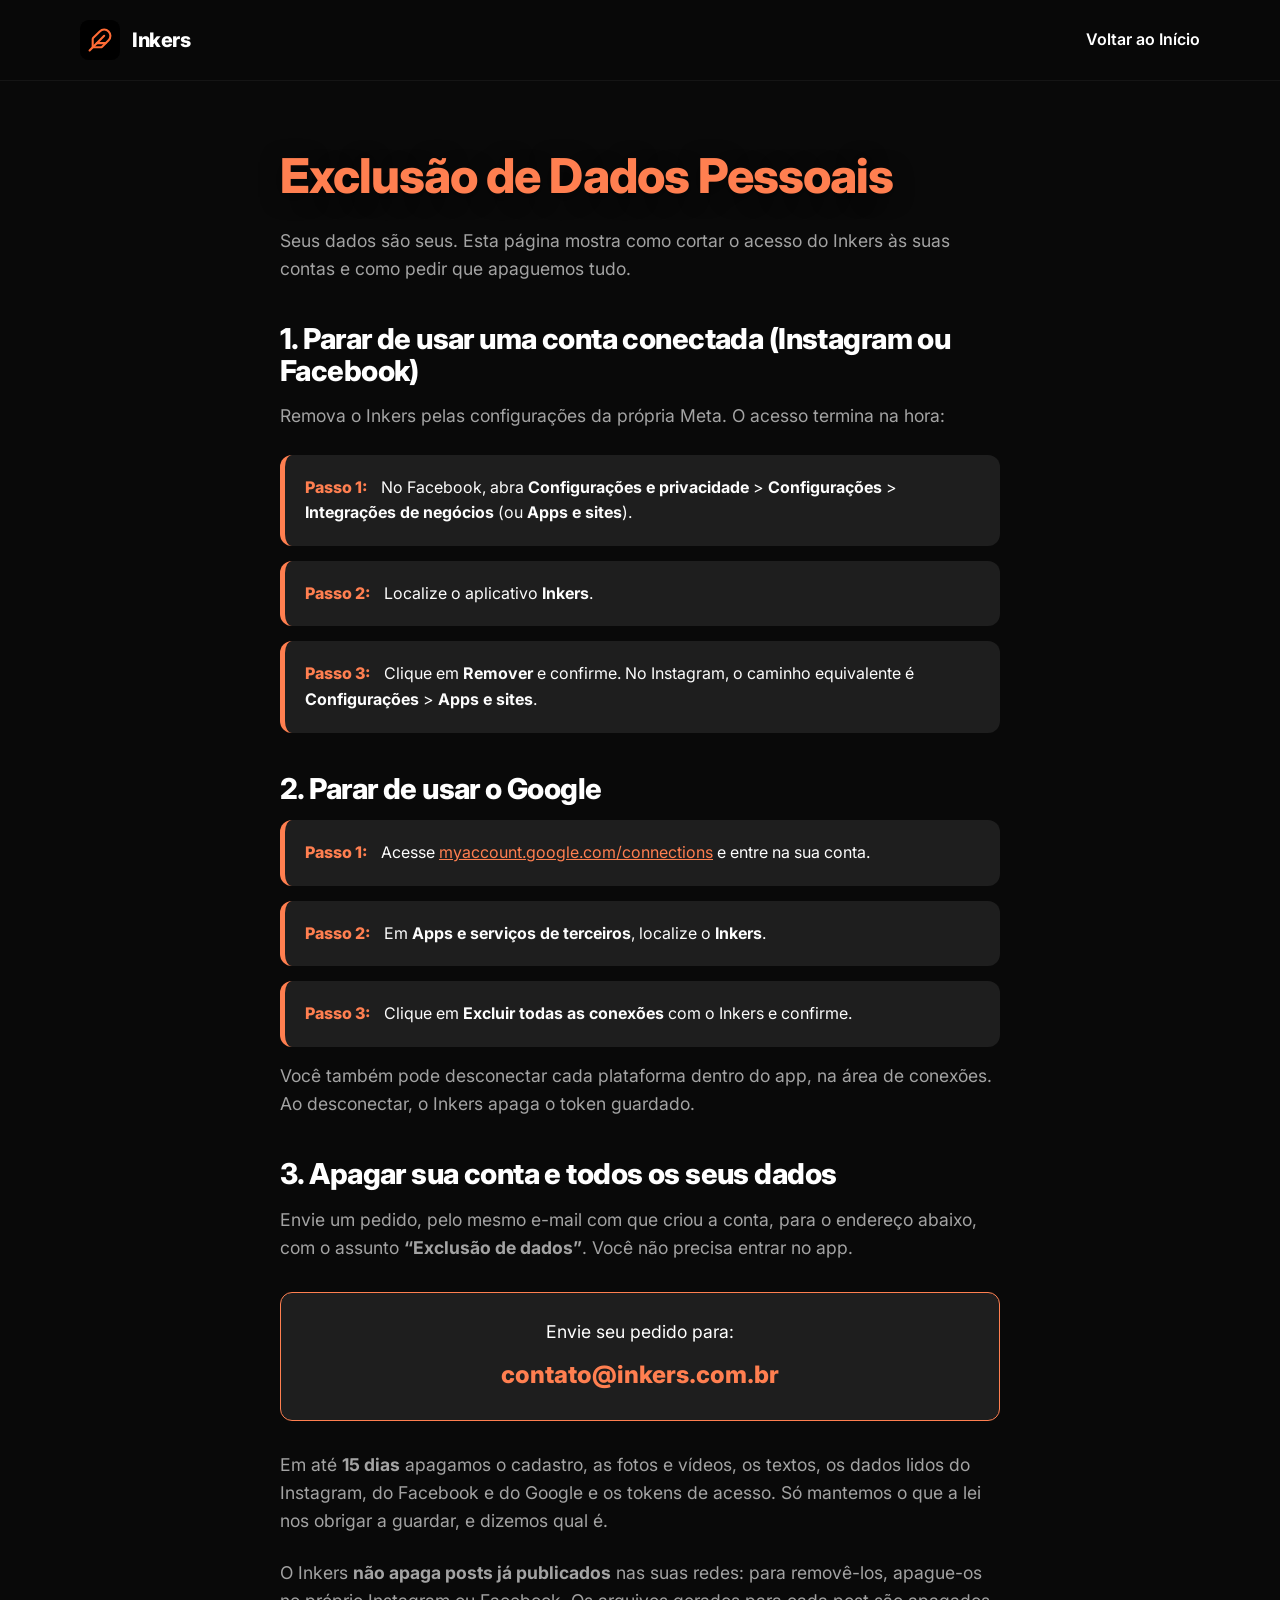
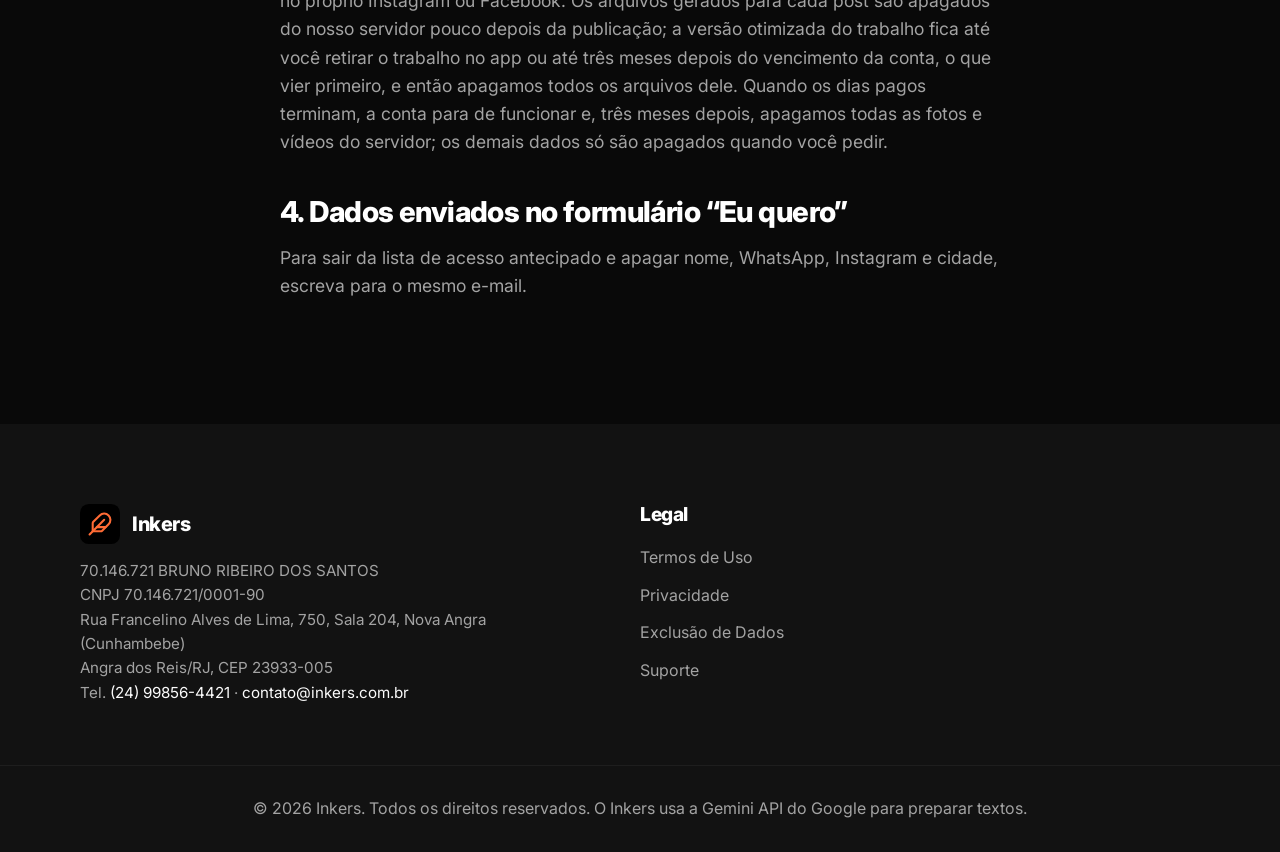
<file: exclusao-de-dados.html>
<!DOCTYPE html>
<html lang="pt-BR">
<head>
    <meta charset="UTF-8">
    <meta name="viewport" content="width=device-width, initial-scale=1.0">
    <meta name="description" content="Como desconectar Instagram, Facebook e Google do Inkers e como pedir a exclusão total da sua conta e dos seus dados.">

    <title>Exclusão de Dados | Inkers</title>
    <link rel="icon" href="/favicon.ico" sizes="any">
    <link rel="icon" type="image/svg+xml" href="/assets/pena.svg">
    <link rel="icon" type="image/png" sizes="32x32" href="/assets/pena-32.png">
    <link rel="apple-touch-icon" href="/assets/pena-180.png">
    <link rel="canonical" href="https://inkers.com.br/exclusao-de-dados">

    <link rel="preconnect" href="https://fonts.googleapis.com">
    <link rel="preconnect" href="https://fonts.gstatic.com" crossorigin>
    <link href="https://fonts.googleapis.com/css2?family=Inter:wght@400..900&display=swap" rel="stylesheet" />

    <link rel="stylesheet" href="css/style.css">

    <style>
        .page-content { padding-top: 150px; padding-bottom: 100px; max-width: 800px; margin: 0 auto; }
        .page-content h1 { font-size: clamp(2rem, 5vw, 3rem); margin-bottom: 1.5rem; color: var(--accent-color); }
        .page-content h2 { font-size: 1.8rem; margin-top: 2.5rem; margin-bottom: 1rem; color: #fff; text-align: left; }
        .page-content p, .page-content ul, .page-content ol { font-size: 1.1rem; color: var(--text-muted); margin-bottom: 1.5rem; }
        .page-content ul, .page-content ol { padding-left: 20px; }
        .page-content li { margin-bottom: 10px; }
        .page-content a { color: var(--accent-color); text-decoration: underline; }
        .page-content a:hover { color: var(--accent-hover); }
        .email-box { background-color: var(--secondary-color); padding: 25px; border-radius: 12px; border: 1px solid var(--accent-color); text-align: center; margin: 30px 0; }
        .email-box a { font-size: 1.5rem; font-weight: 800; text-decoration: none; }
        .email-box p { margin-bottom: 10px; color: #fff; }
        .step-box { background-color: var(--secondary-color); padding: 20px; border-radius: 12px; border-left: 5px solid var(--accent-color); margin-bottom: 15px; }
        .step-box p { color: #f4f4f4; margin: 0; font-size: 1.1rem; }
        .step-box span { font-weight: 800; color: var(--accent-color); margin-right: 10px; }
        .empresa { font-size: .95rem; margin: 0; color: var(--text-muted); }
    </style>
</head>
<body>
    <header class="header">
        <div class="container header-inner">
            <a href="/" class="logo" aria-label="Página inicial do Inkers"><img src="/assets/pena.svg" alt="" width="40" height="40" style="height: 40px; width: 40px;"><span style="color: #fff; font-size: 1.25rem; font-weight: 800; letter-spacing: -0.5px; text-transform: none;">Inkers</span></a>
            <nav id="main-nav" class="nav" style="display: block; position: static; background: none; border: none; padding: 0; width: auto;">
                <ul style="flex-direction: row; gap: 2.5rem;"><li><a href="/">Voltar ao Início</a></li></ul>
            </nav>
        </div>
    </header>

    <main class="page-content container">
        <h1>Exclusão de Dados Pessoais</h1>
        <p>Seus dados são seus. Esta página mostra como cortar o acesso do Inkers às suas contas e como pedir que apaguemos tudo.</p>

        <h2>1. Parar de usar uma conta conectada (Instagram ou Facebook)</h2>
        <p>Remova o Inkers pelas configurações da própria Meta. O acesso termina na hora:</p>
        <div class="step-box"><span>Passo 1:</span> No Facebook, abra <b>Configurações e privacidade</b> &gt; <b>Configurações</b> &gt; <b>Integrações de negócios</b> (ou <b>Apps e sites</b>).</div>
        <div class="step-box"><span>Passo 2:</span> Localize o aplicativo <b>Inkers</b>.</div>
        <div class="step-box"><span>Passo 3:</span> Clique em <b>Remover</b> e confirme. No Instagram, o caminho equivalente é <b>Configurações</b> &gt; <b>Apps e sites</b>.</div>

        <h2>2. Parar de usar o Google</h2>
        <div class="step-box"><span>Passo 1:</span> Acesse <a href="https://myaccount.google.com/connections" target="_blank" rel="noopener noreferrer">myaccount.google.com/connections</a> e entre na sua conta.</div>
        <div class="step-box"><span>Passo 2:</span> Em <b>Apps e serviços de terceiros</b>, localize o <b>Inkers</b>.</div>
        <div class="step-box"><span>Passo 3:</span> Clique em <b>Excluir todas as conexões</b> com o Inkers e confirme.</div>
        <p>Você também pode desconectar cada plataforma dentro do app, na área de conexões. Ao desconectar, o Inkers apaga o token guardado.</p>

        <h2>3. Apagar sua conta e todos os seus dados</h2>
        <p>Envie um pedido, pelo mesmo e-mail com que criou a conta, para o endereço abaixo, com o assunto <strong>“Exclusão de dados”</strong>. Você não precisa entrar no app.</p>
        <div class="email-box">
            <p>Envie seu pedido para:</p>
            <a href="mailto:contato@inkers.com.br?subject=Exclus%C3%A3o%20de%20dados">contato@inkers.com.br</a>
        </div>
        <p>Em até <strong>15 dias</strong> apagamos o cadastro, as fotos e vídeos, os textos, os dados lidos do Instagram, do Facebook e do Google e os tokens de acesso. Só mantemos o que a lei nos obrigar a guardar, e dizemos qual é.</p>
        <p>O Inkers <strong>não apaga posts já publicados</strong> nas suas redes: para removê-los, apague-os no próprio Instagram ou Facebook. Os arquivos gerados para cada post são apagados do nosso servidor pouco depois da publicação; a versão otimizada do trabalho fica até você retirar o trabalho no app ou até três meses depois do vencimento da conta, o que vier primeiro, e então apagamos todos os arquivos dele. Quando os dias pagos terminam, a conta para de funcionar e, três meses depois, apagamos todas as fotos e vídeos do servidor; os demais dados só são apagados quando você pedir.</p>

        <h2>4. Dados enviados no formulário “Eu quero”</h2>
        <p>Para sair da lista de acesso antecipado e apagar nome, WhatsApp, Instagram e cidade, escreva para o mesmo e-mail.</p>
    </main>

    <footer id="contato" class="footer">
        <div class="container footer-content">
            <div class="footer-info">
                <a href="/" class="logo" aria-label="Página inicial do Inkers"><img src="/assets/pena.svg" alt="" width="40" height="40" style="height: 40px; width: 40px;"><span style="color: #fff; font-size: 1.25rem; font-weight: 800; letter-spacing: -0.5px; text-transform: none;">Inkers</span></a>
                <p class="empresa">70.146.721 BRUNO RIBEIRO DOS SANTOS<br>CNPJ 70.146.721/0001-90<br>Rua Francelino Alves de Lima, 750, Sala 204, Nova Angra (Cunhambebe)<br>Angra dos Reis/RJ, CEP 23933-005<br>Tel. <a href="tel:+5524998564421">(24) 99856-4421</a> · <a href="mailto:contato@inkers.com.br">contato@inkers.com.br</a></p>
            </div>
            <div class="footer-links">
                <h4>Legal</h4>
                <ul>
                    <li><a href="/termos-de-uso">Termos de Uso</a></li>
                    <li><a href="/politica-de-privacidade">Privacidade</a></li>
                    <li><a href="/exclusao-de-dados">Exclusão de Dados</a></li>
                    <li><a href="/suporte">Suporte</a></li>
                </ul>
            </div>
        </div>
        <div class="footer-bottom">
            <p>&copy; 2026 Inkers. Todos os direitos reservados. O Inkers usa a Gemini API do Google para preparar textos.</p>
        </div>
    </footer>
</body>
</html>
</file>
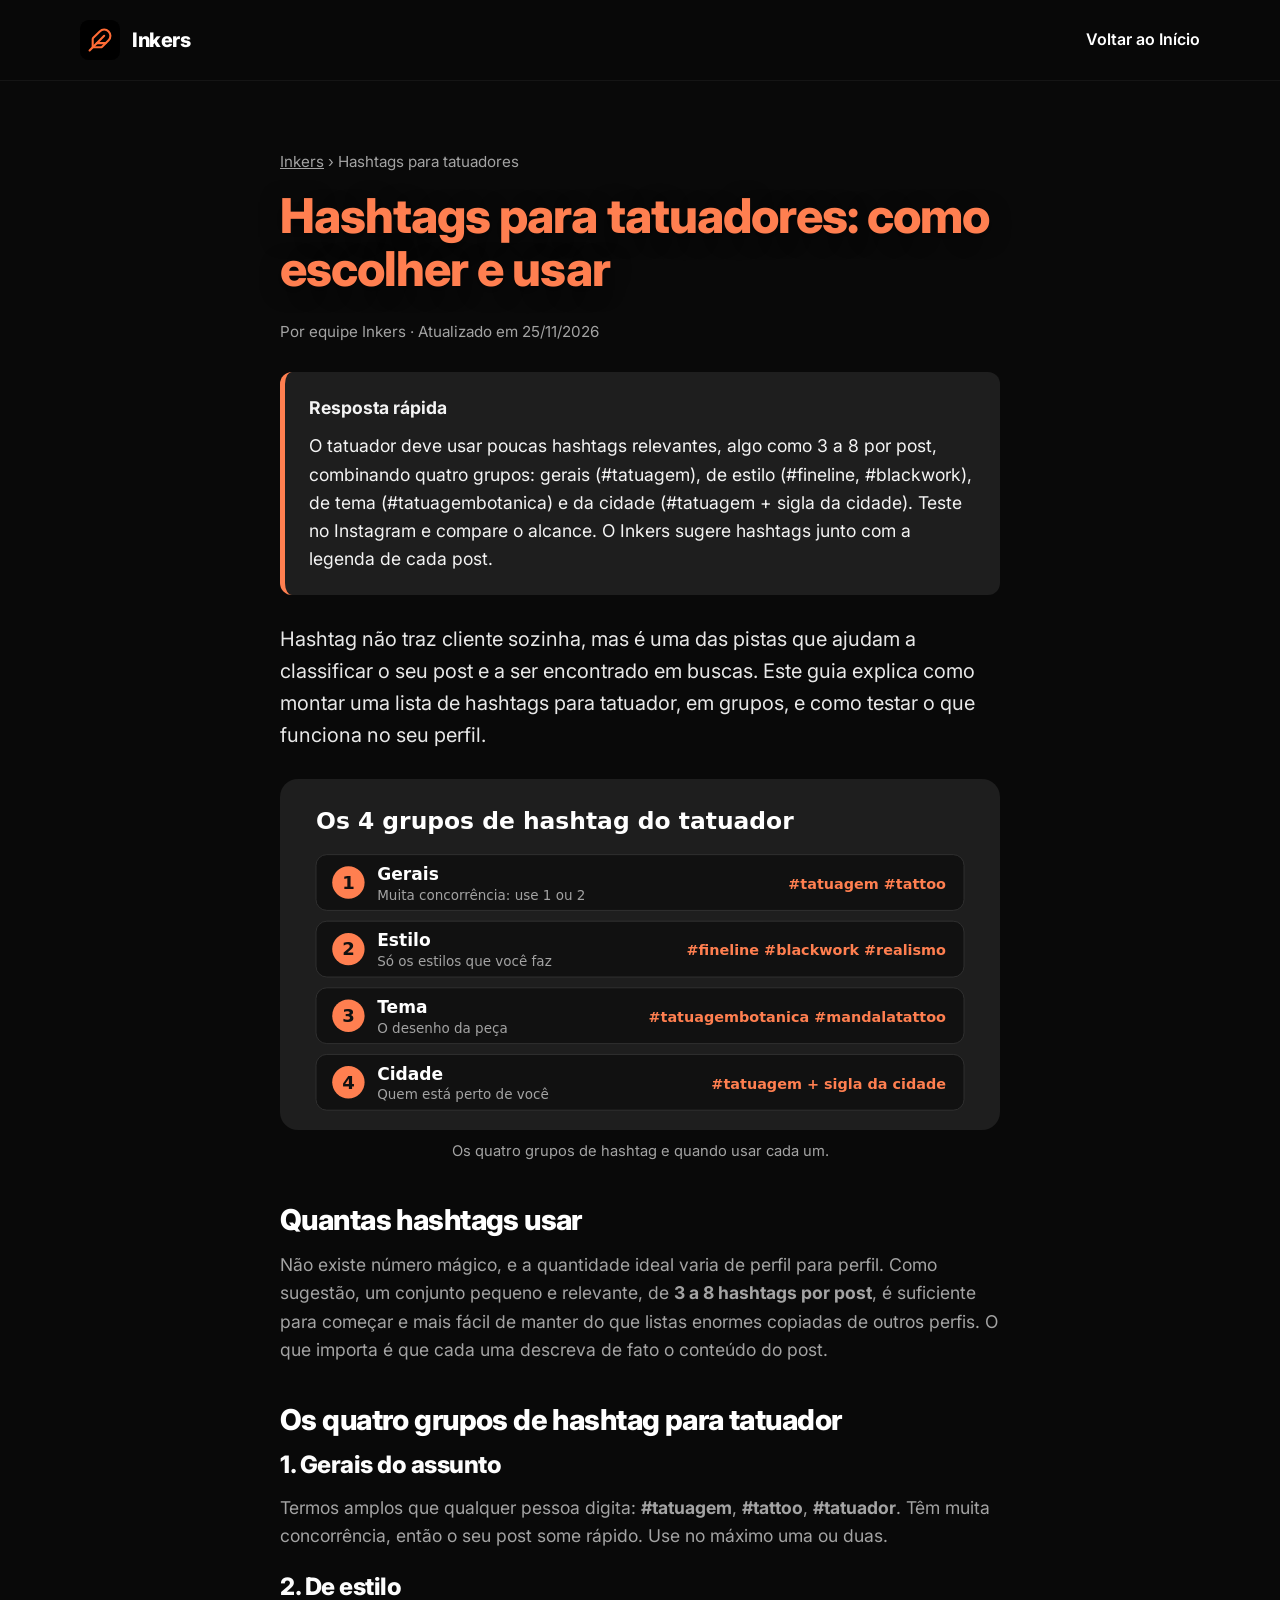
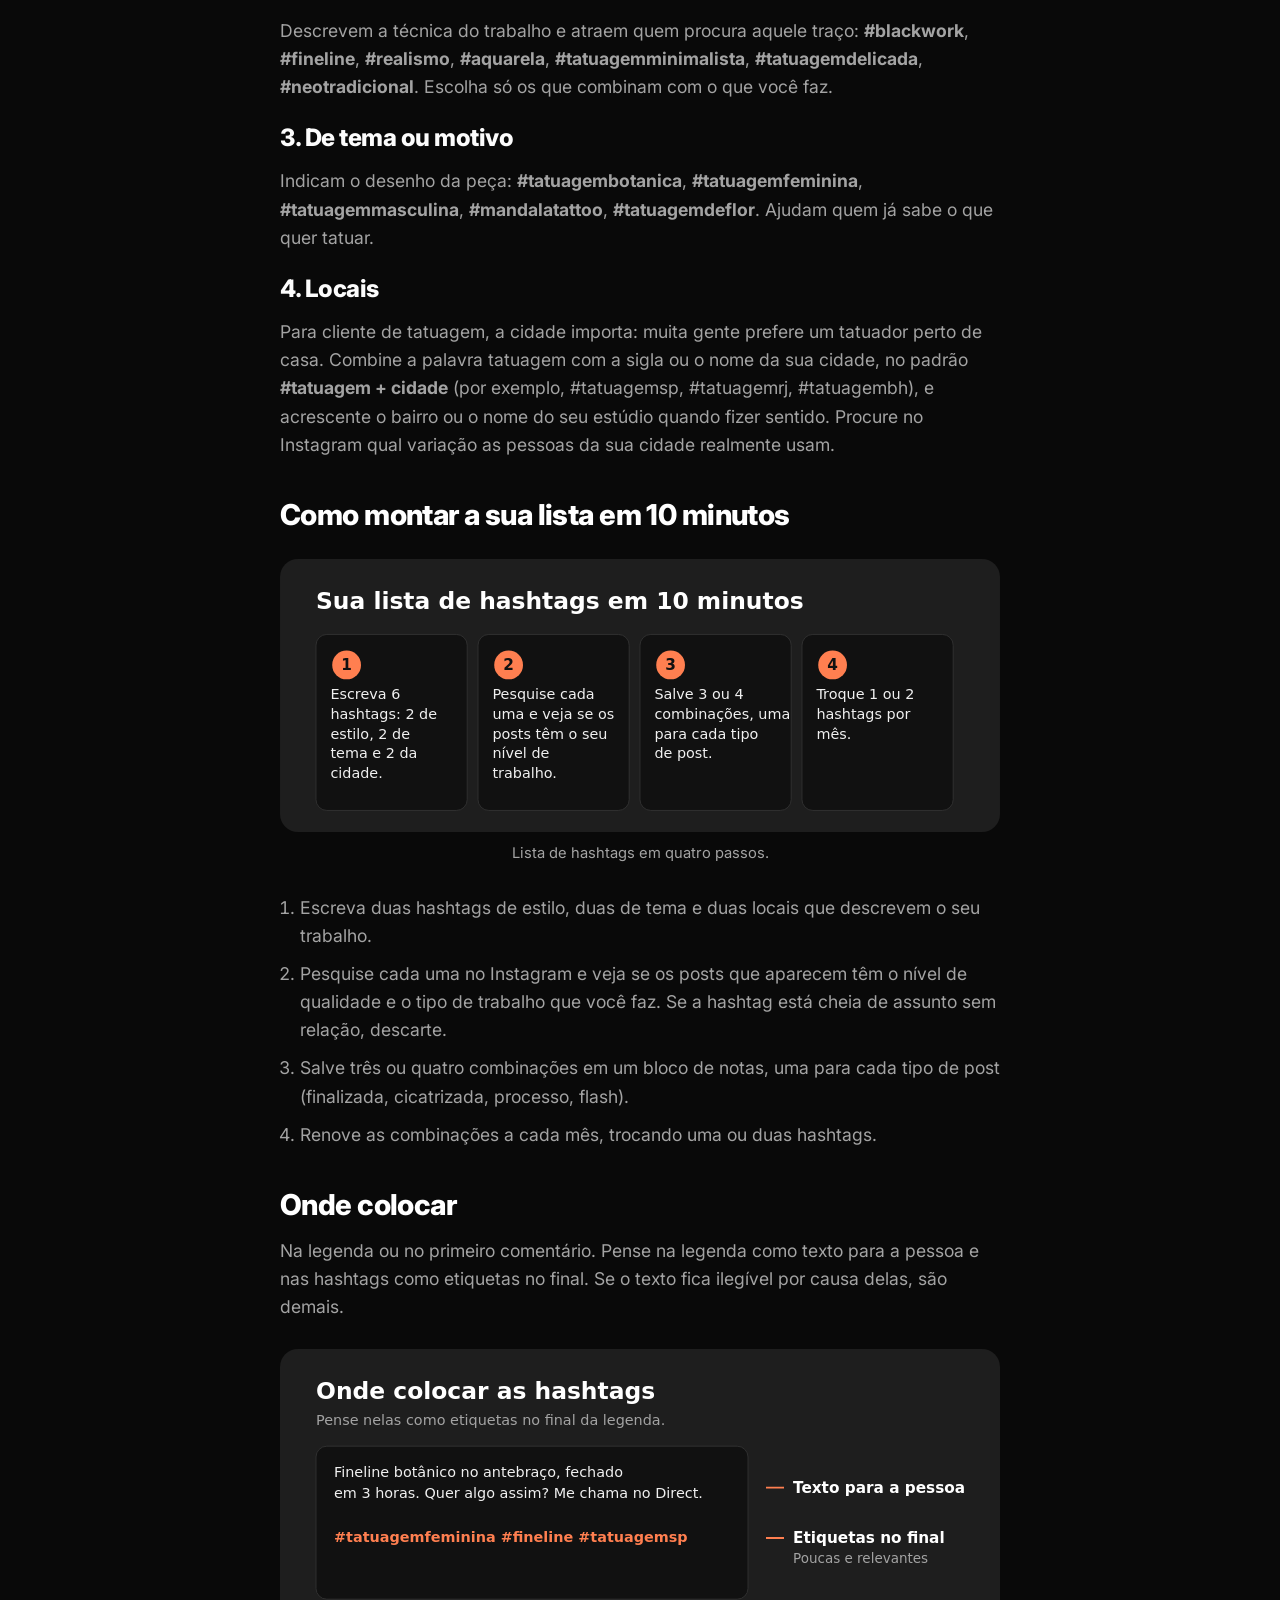
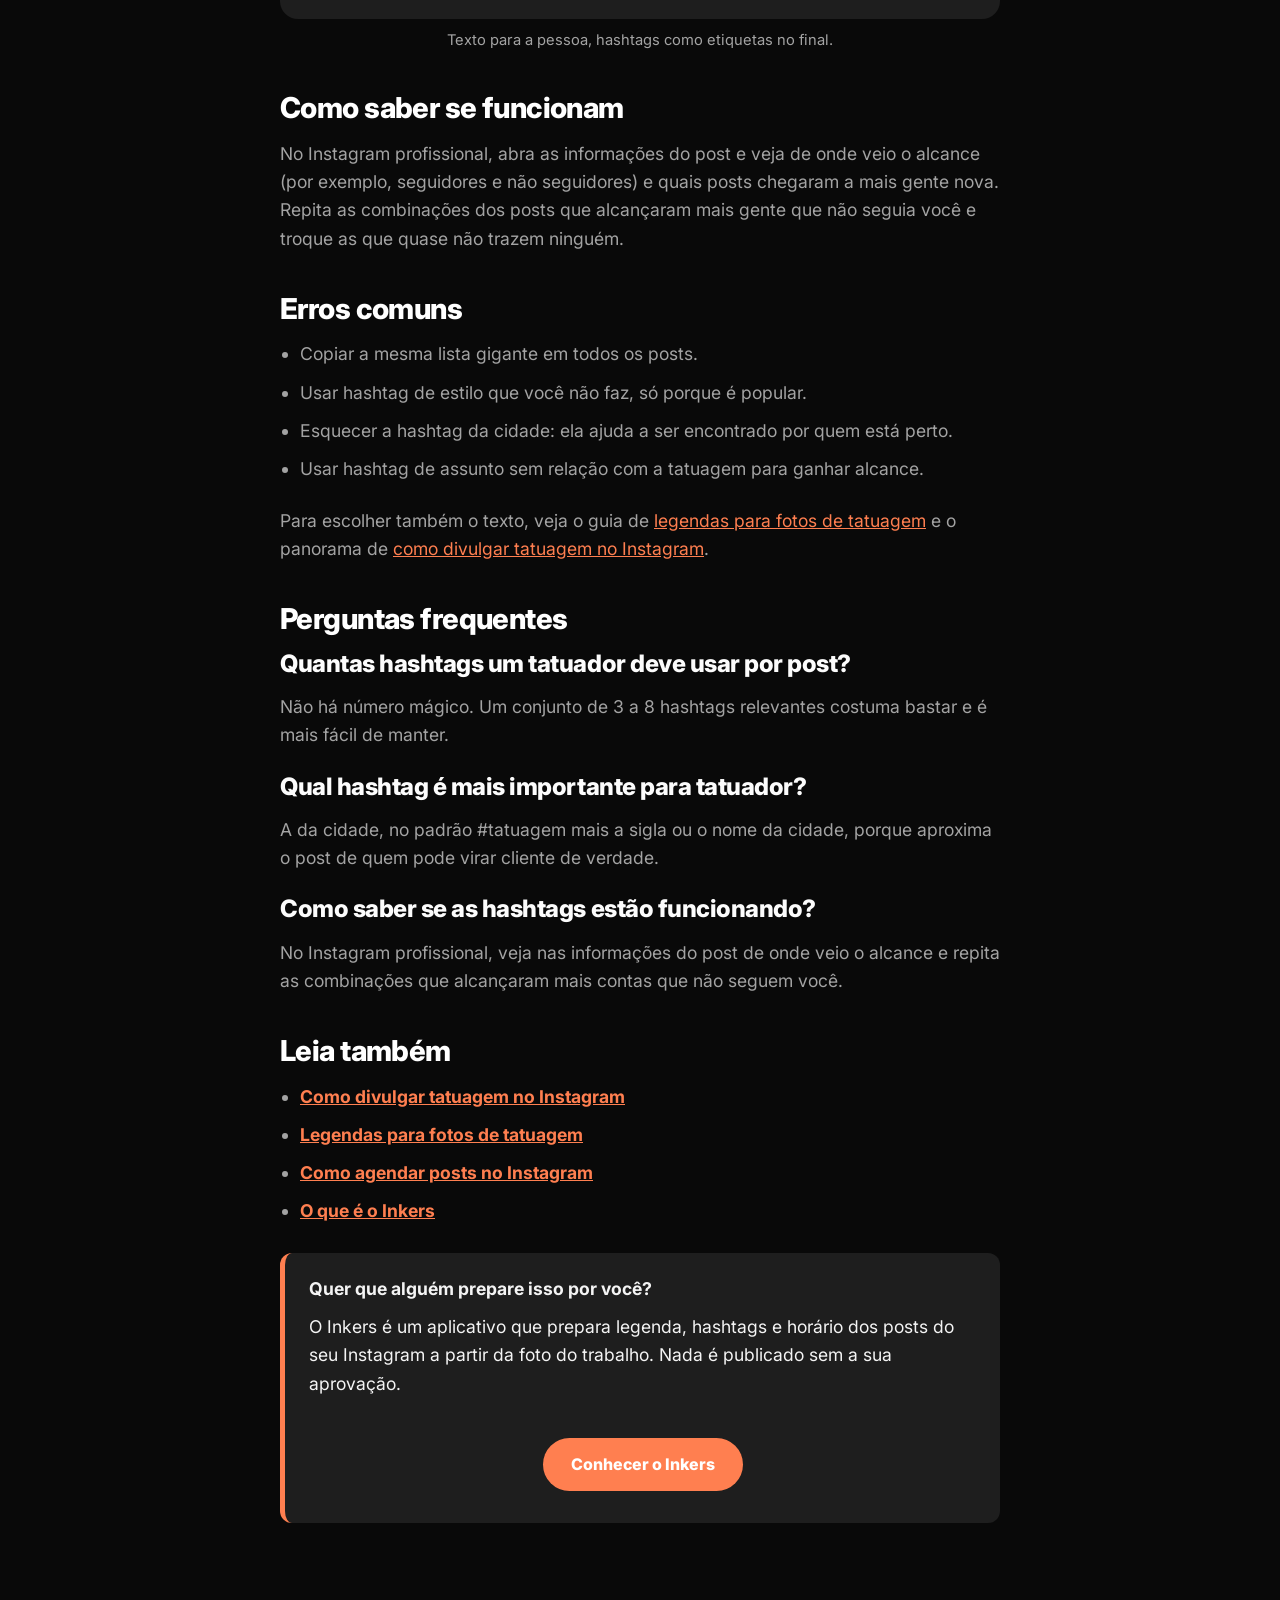
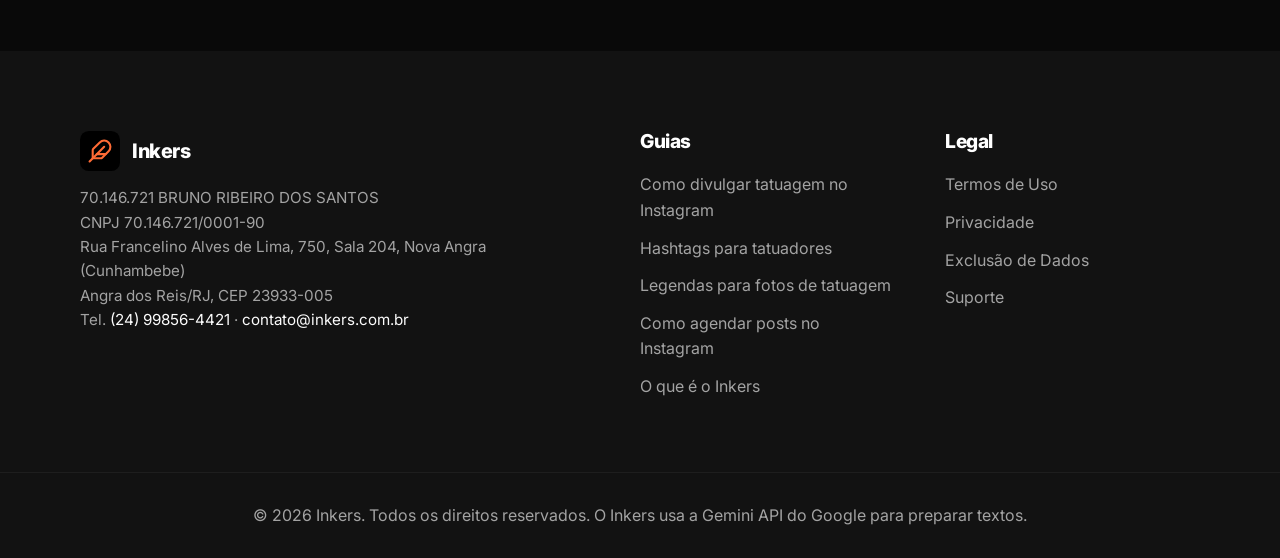
<file: hashtags-para-tatuadores.html>
<!DOCTYPE html>
<html lang="pt-BR">
<head>
    <meta charset="UTF-8">
    <meta name="viewport" content="width=device-width, initial-scale=1.0">
    <meta name="robots" content="index, follow, max-image-preview:large">
    <title>Hashtags para tatuadores: como escolher e usar | Inkers</title>
    <meta name="description" content="Como montar a lista de hashtags do tatuador: gerais, de estilo, de tema e locais, quantas usar, onde colocar e como testar o que funciona no seu perfil.">
    <link rel="canonical" href="https://inkers.com.br/hashtags-para-tatuadores">
    <meta property="og:title" content="Hashtags para tatuadores: como escolher e usar | Inkers">
    <meta property="og:description" content="Como montar a lista de hashtags do tatuador: gerais, de estilo, de tema e locais, quantas usar, onde colocar e como testar o que funciona no seu perfil.">
    <meta property="og:type" content="article">
    <meta property="og:url" content="https://inkers.com.br/hashtags-para-tatuadores">
    <meta property="og:image" content="https://inkers.com.br/assets/og-inkers.jpg">
    <meta property="og:site_name" content="Inkers">
    <meta property="og:locale" content="pt_BR">
    <meta property="og:image:width" content="1200">
    <meta property="og:image:height" content="630">
    <meta property="og:image:alt" content="Inkers: marketing para tatuadores, na palma da mão.">
    <meta name="twitter:card" content="summary_large_image">
    <meta name="twitter:title" content="Hashtags para tatuadores: como escolher e usar | Inkers">
    <meta name="twitter:description" content="Como montar a lista de hashtags do tatuador: gerais, de estilo, de tema e locais, quantas usar, onde colocar e como testar o que funciona no seu perfil.">
    <meta name="twitter:image" content="https://inkers.com.br/assets/og-inkers.jpg">
    <link rel="icon" href="/favicon.ico" sizes="any">
    <link rel="icon" type="image/svg+xml" href="/assets/pena.svg">
    <link rel="icon" type="image/png" sizes="32x32" href="/assets/pena-32.png">
    <link rel="apple-touch-icon" href="/assets/pena-180.png">

    <link rel="preconnect" href="https://fonts.googleapis.com">
    <link rel="preconnect" href="https://fonts.gstatic.com" crossorigin>
    <link href="https://fonts.googleapis.com/css2?family=Inter:wght@400..900&display=swap" rel="stylesheet" />
    <link rel="stylesheet" href="/css/style.css">
    <style>
        .page-content { padding-top: 150px; padding-bottom: 100px; max-width: 800px; margin: 0 auto; }
        .page-content h1 { font-size: clamp(2rem, 5vw, 3rem); margin-bottom: 1.5rem; color: var(--accent-color); }
        .page-content h2 { font-size: 1.8rem; margin-top: 2.5rem; margin-bottom: 1rem; color: #fff; text-align: left; }
        .page-content p, .page-content ul, .page-content ol { font-size: 1.1rem; color: var(--text-muted); margin-bottom: 1.5rem; }
        .page-content ul, .page-content ol { padding-left: 20px; }
        .page-content li { margin-bottom: 10px; }
        .page-content a { color: var(--accent-color); text-decoration: underline; }
        .page-content a:hover { color: var(--accent-hover); }
        .email-box { background-color: var(--secondary-color); padding: 25px; border-radius: 12px; border: 1px solid var(--accent-color); text-align: center; margin: 30px 0; }
        .email-box a { font-size: 1.5rem; font-weight: 800; text-decoration: none; }
        .email-box p { margin-bottom: 10px; color: #fff; }
        .step-box { background-color: var(--secondary-color); padding: 20px; border-radius: 12px; border-left: 5px solid var(--accent-color); margin-bottom: 15px; }
        .step-box p { color: #f4f4f4; margin: 0; font-size: 1.1rem; }
        .step-box span { font-weight: 800; color: var(--accent-color); margin-right: 10px; }
        .empresa { font-size: .95rem; margin: 0; color: var(--text-muted); }
            .page-content .lead { font-size: 1.25rem; color: #e8e8e8; }
        .page-content .caixa { background-color: var(--secondary-color); padding: 22px 24px; border-radius: 12px; border-left: 5px solid var(--accent-color); margin: 28px 0; }
        .page-content .caixa p { margin: 0 0 10px; color: #f4f4f4; }
        .page-content .caixa p:last-child { margin-bottom: 0; }
        .page-content .exemplo { background: #111; border: 1px solid #2a2a2a; border-radius: 10px; padding: 16px 18px; margin: 0 0 14px; color: #f0f0f0; font-size: 1.05rem; white-space: pre-line; }
        .page-content .rotulo-ex { display: block; font-size: .8rem; font-weight: 800; letter-spacing: .08em; text-transform: uppercase; color: var(--accent-color); margin-bottom: 6px; }
        .page-content .migalhas { font-size: .95rem; margin-bottom: 1rem; }
        .page-content .migalhas a { color: var(--text-muted); }
        .page-content .relacionados li a { font-weight: 700; }
        .page-content figure { margin: 28px 0; }
        .page-content figure img { display: block; max-width: 100%; height: auto; margin: 0 auto; border-radius: 14px; }
        .page-content figure figcaption { margin-top: 10px; font-size: .92rem; color: var(--text-muted); text-align: center; }
        .page-content .telas { display: flex; gap: 16px; justify-content: center; flex-wrap: wrap; }
        .page-content .telas img { width: 230px; max-width: 46%; border: 1px solid #333; }
        .page-content .cta { text-align: center; margin: 40px 0 10px; }
        .page-content .cta a.botao { display: inline-block; background: var(--accent-color); color: #fff; padding: 14px 28px; border-radius: 999px; font-weight: 800; text-decoration: none; }
    </style>
    <script type="application/ld+json">
{
  "@context": "https://schema.org",
  "@graph": [
    {
      "@type": "Article",
      "headline": "Hashtags para tatuadores: como escolher e usar",
      "description": "Como montar a lista de hashtags do tatuador: gerais, de estilo, de tema e locais, quantas usar, onde colocar e como testar o que funciona no seu perfil.",
      "inLanguage": "pt-BR",
      "datePublished": "2026-11-25",
      "dateModified": "2026-11-25",
      "mainEntityOfPage": "https://inkers.com.br/hashtags-para-tatuadores",
      "author": {
        "@id": "https://inkers.com.br/#organization"
      },
      "publisher": {
        "@id": "https://inkers.com.br/#organization"
      },
      "image": "https://inkers.com.br/assets/og-inkers.jpg"
    },
    {
      "@type": "BreadcrumbList",
      "itemListElement": [
        {
          "@type": "ListItem",
          "position": 1,
          "name": "Inkers",
          "item": "https://inkers.com.br/"
        },
        {
          "@type": "ListItem",
          "position": 2,
          "name": "Hashtags para tatuadores",
          "item": "https://inkers.com.br/hashtags-para-tatuadores"
        }
      ]
    },
    {
      "@type": "FAQPage",
      "mainEntity": [
        {
          "@type": "Question",
          "name": "Quantas hashtags um tatuador deve usar por post?",
          "acceptedAnswer": {
            "@type": "Answer",
            "text": "Não há número mágico. Um conjunto de 3 a 8 hashtags relevantes costuma bastar e é mais fácil de manter."
          }
        },
        {
          "@type": "Question",
          "name": "Qual hashtag é mais importante para tatuador?",
          "acceptedAnswer": {
            "@type": "Answer",
            "text": "A da cidade, no padrão #tatuagem mais a sigla ou o nome da cidade, porque aproxima o post de quem pode virar cliente de verdade."
          }
        },
        {
          "@type": "Question",
          "name": "Como saber se as hashtags estão funcionando?",
          "acceptedAnswer": {
            "@type": "Answer",
            "text": "No Instagram profissional, veja nas informações do post de onde veio o alcance e repita as combinações que alcançaram mais contas que não seguem você."
          }
        }
      ]
    }
  ]
}
    </script>
</head>
<body>
    <header class="header">
        <div class="container header-inner">
            <a href="/" class="logo" aria-label="Página inicial do Inkers"><img src="/assets/pena.svg" alt="" width="40" height="40" style="height: 40px; width: 40px;"><span style="color: #fff; font-size: 1.25rem; font-weight: 800; letter-spacing: -0.5px; text-transform: none;">Inkers</span></a>
            <nav id="main-nav" class="nav" style="display: block; position: static; background: none; border: none; padding: 0; width: auto;">
                <ul style="flex-direction: row; gap: 2.5rem;"><li><a href="/">Voltar ao Início</a></li></ul>
            </nav>
        </div>
    </header>

    <main class="page-content container">
        <p class="migalhas"><a href="/">Inkers</a> › Hashtags para tatuadores</p>
        <h1>Hashtags para tatuadores: como escolher e usar</h1>
        <p class="migalhas">Por equipe Inkers · Atualizado em 25/11/2026</p>
        <div class="caixa resumo"><p><strong>Resposta rápida</strong></p><p>O tatuador deve usar poucas hashtags relevantes, algo como 3 a 8 por post, combinando quatro grupos: gerais (#tatuagem), de estilo (#fineline, #blackwork), de tema (#tatuagembotanica) e da cidade (#tatuagem + sigla da cidade). Teste no Instagram e compare o alcance. O Inkers sugere hashtags junto com a legenda de cada post.</p></div>
        <p class="lead">Hashtag não traz cliente sozinha, mas é uma das pistas que ajudam a classificar o seu post e a ser encontrado em buscas. Este guia explica como montar uma lista de hashtags para tatuador, em grupos, e como testar o que funciona no seu perfil.</p>
        <figure>
            <img src="/assets/images/guias/grupos-de-hashtag.svg" width="800" height="390" loading="lazy" alt="Quatro grupos de hashtag para tatuador: gerais, de estilo, de tema e da cidade, com exemplos">
            <figcaption>Os quatro grupos de hashtag e quando usar cada um.</figcaption>
        </figure>

        <h2>Quantas hashtags usar</h2>
        <p>Não existe número mágico, e a quantidade ideal varia de perfil para perfil. Como sugestão, um conjunto pequeno e relevante, de <strong>3 a 8 hashtags por post</strong>, é suficiente para começar e mais fácil de manter do que listas enormes copiadas de outros perfis. O que importa é que cada uma descreva de fato o conteúdo do post.</p>

        <h2>Os quatro grupos de hashtag para tatuador</h2>
        <h3>1. Gerais do assunto</h3>
        <p>Termos amplos que qualquer pessoa digita: <strong>#tatuagem</strong>, <strong>#tattoo</strong>, <strong>#tatuador</strong>. Têm muita concorrência, então o seu post some rápido. Use no máximo uma ou duas.</p>

        <h3>2. De estilo</h3>
        <p>Descrevem a técnica do trabalho e atraem quem procura aquele traço: <strong>#blackwork</strong>, <strong>#fineline</strong>, <strong>#realismo</strong>, <strong>#aquarela</strong>, <strong>#tatuagemminimalista</strong>, <strong>#tatuagemdelicada</strong>, <strong>#neotradicional</strong>. Escolha só os que combinam com o que você faz.</p>

        <h3>3. De tema ou motivo</h3>
        <p>Indicam o desenho da peça: <strong>#tatuagembotanica</strong>, <strong>#tatuagemfeminina</strong>, <strong>#tatuagemmasculina</strong>, <strong>#mandalatattoo</strong>, <strong>#tatuagemdeflor</strong>. Ajudam quem já sabe o que quer tatuar.</p>

        <h3>4. Locais</h3>
        <p>Para cliente de tatuagem, a cidade importa: muita gente prefere um tatuador perto de casa. Combine a palavra tatuagem com a sigla ou o nome da sua cidade, no padrão <strong>#tatuagem + cidade</strong> (por exemplo, #tatuagemsp, #tatuagemrj, #tatuagembh), e acrescente o bairro ou o nome do seu estúdio quando fizer sentido. Procure no Instagram qual variação as pessoas da sua cidade realmente usam.</p>

        <h2>Como montar a sua lista em 10 minutos</h2>
        <figure>
            <img src="/assets/images/guias/lista-em-10-minutos.svg" width="800" height="304" loading="lazy" alt="Quatro passos para montar a lista de hashtags: escrever seis, pesquisar, salvar combinações e renovar todo mês">
            <figcaption>Lista de hashtags em quatro passos.</figcaption>
        </figure>
        <ol>
            <li>Escreva duas hashtags de estilo, duas de tema e duas locais que descrevem o seu trabalho.</li>
            <li>Pesquise cada uma no Instagram e veja se os posts que aparecem têm o nível de qualidade e o tipo de trabalho que você faz. Se a hashtag está cheia de assunto sem relação, descarte.</li>
            <li>Salve três ou quatro combinações em um bloco de notas, uma para cada tipo de post (finalizada, cicatrizada, processo, flash).</li>
            <li>Renove as combinações a cada mês, trocando uma ou duas hashtags.</li>
        </ol>

        <h2>Onde colocar</h2>
        <p>Na legenda ou no primeiro comentário. Pense na legenda como texto para a pessoa e nas hashtags como etiquetas no final. Se o texto fica ilegível por causa delas, são demais.</p>
        <figure>
            <img src="/assets/images/guias/onde-colocar-hashtags.svg" width="800" height="300" loading="lazy" alt="Legenda de tatuagem com o texto primeiro e as hashtags no final">
            <figcaption>Texto para a pessoa, hashtags como etiquetas no final.</figcaption>
        </figure>

        <h2>Como saber se funcionam</h2>
        <p>No Instagram profissional, abra as informações do post e veja de onde veio o alcance (por exemplo, seguidores e não seguidores) e quais posts chegaram a mais gente nova. Repita as combinações dos posts que alcançaram mais gente que não seguia você e troque as que quase não trazem ninguém.</p>

        <h2>Erros comuns</h2>
        <ul>
            <li>Copiar a mesma lista gigante em todos os posts.</li>
            <li>Usar hashtag de estilo que você não faz, só porque é popular.</li>
            <li>Esquecer a hashtag da cidade: ela ajuda a ser encontrado por quem está perto.</li>
            <li>Usar hashtag de assunto sem relação com a tatuagem para ganhar alcance.</li>
        </ul>
        <p>Para escolher também o texto, veja o guia de <a href="/legendas-para-fotos-de-tatuagem">legendas para fotos de tatuagem</a> e o panorama de <a href="/como-divulgar-tatuagem-no-instagram">como divulgar tatuagem no Instagram</a>.</p>

        <h2>Perguntas frequentes</h2>
        <h3>Quantas hashtags um tatuador deve usar por post?</h3>
        <p>Não há número mágico. Um conjunto de 3 a 8 hashtags relevantes costuma bastar e é mais fácil de manter.</p>
        <h3>Qual hashtag é mais importante para tatuador?</h3>
        <p>A da cidade, no padrão #tatuagem mais a sigla ou o nome da cidade, porque aproxima o post de quem pode virar cliente de verdade.</p>
        <h3>Como saber se as hashtags estão funcionando?</h3>
        <p>No Instagram profissional, veja nas informações do post de onde veio o alcance e repita as combinações que alcançaram mais contas que não seguem você.</p>

        <h2>Leia também</h2>
        <ul class="relacionados"><li><a href="/como-divulgar-tatuagem-no-instagram">Como divulgar tatuagem no Instagram</a></li><li><a href="/legendas-para-fotos-de-tatuagem">Legendas para fotos de tatuagem</a></li><li><a href="/como-agendar-posts-no-instagram">Como agendar posts no Instagram</a></li><li><a href="/o-que-e-o-inkers">O que é o Inkers</a></li></ul>

        <div class="caixa">
            <p><strong>Quer que alguém prepare isso por você?</strong></p>
            <p>O Inkers é um aplicativo que prepara legenda, hashtags e horário dos posts do seu Instagram a partir da foto do trabalho. Nada é publicado sem a sua aprovação.</p>
            <div class="cta"><a class="botao" href="/">Conhecer o Inkers</a></div>
        </div>
    </main>

    <footer id="contato" class="footer">
        <div class="container footer-content">
            <div class="footer-info">
                <a href="/" class="logo" aria-label="Página inicial do Inkers"><img src="/assets/pena.svg" alt="" width="40" height="40" style="height: 40px; width: 40px;"><span style="color: #fff; font-size: 1.25rem; font-weight: 800; letter-spacing: -0.5px; text-transform: none;">Inkers</span></a>
                <p class="empresa">70.146.721 BRUNO RIBEIRO DOS SANTOS<br>CNPJ 70.146.721/0001-90<br>Rua Francelino Alves de Lima, 750, Sala 204, Nova Angra (Cunhambebe)<br>Angra dos Reis/RJ, CEP 23933-005<br>Tel. <a href="tel:+5524998564421">(24) 99856-4421</a> · <a href="mailto:contato@inkers.com.br">contato@inkers.com.br</a></p>
            </div>
            <div class="footer-links">
                <h4>Guias</h4>
                <ul>
                    <li><a href="/como-divulgar-tatuagem-no-instagram">Como divulgar tatuagem no Instagram</a></li>
                    <li><a href="/hashtags-para-tatuadores">Hashtags para tatuadores</a></li>
                    <li><a href="/legendas-para-fotos-de-tatuagem">Legendas para fotos de tatuagem</a></li>
                    <li><a href="/como-agendar-posts-no-instagram">Como agendar posts no Instagram</a></li>
                    <li><a href="/o-que-e-o-inkers">O que é o Inkers</a></li>
                </ul>
            </div>
            <div class="footer-links">
                <h4>Legal</h4>
                <ul>
                    <li><a href="/termos-de-uso">Termos de Uso</a></li>
                    <li><a href="/politica-de-privacidade">Privacidade</a></li>
                    <li><a href="/exclusao-de-dados">Exclusão de Dados</a></li>
                    <li><a href="/suporte">Suporte</a></li>
                </ul>
            </div>
        </div>
        <div class="footer-bottom">
            <p>&copy; 2026 Inkers. Todos os direitos reservados. O Inkers usa a Gemini API do Google para preparar textos.</p>
        </div>
    </footer>
</body>
</html>
</file>
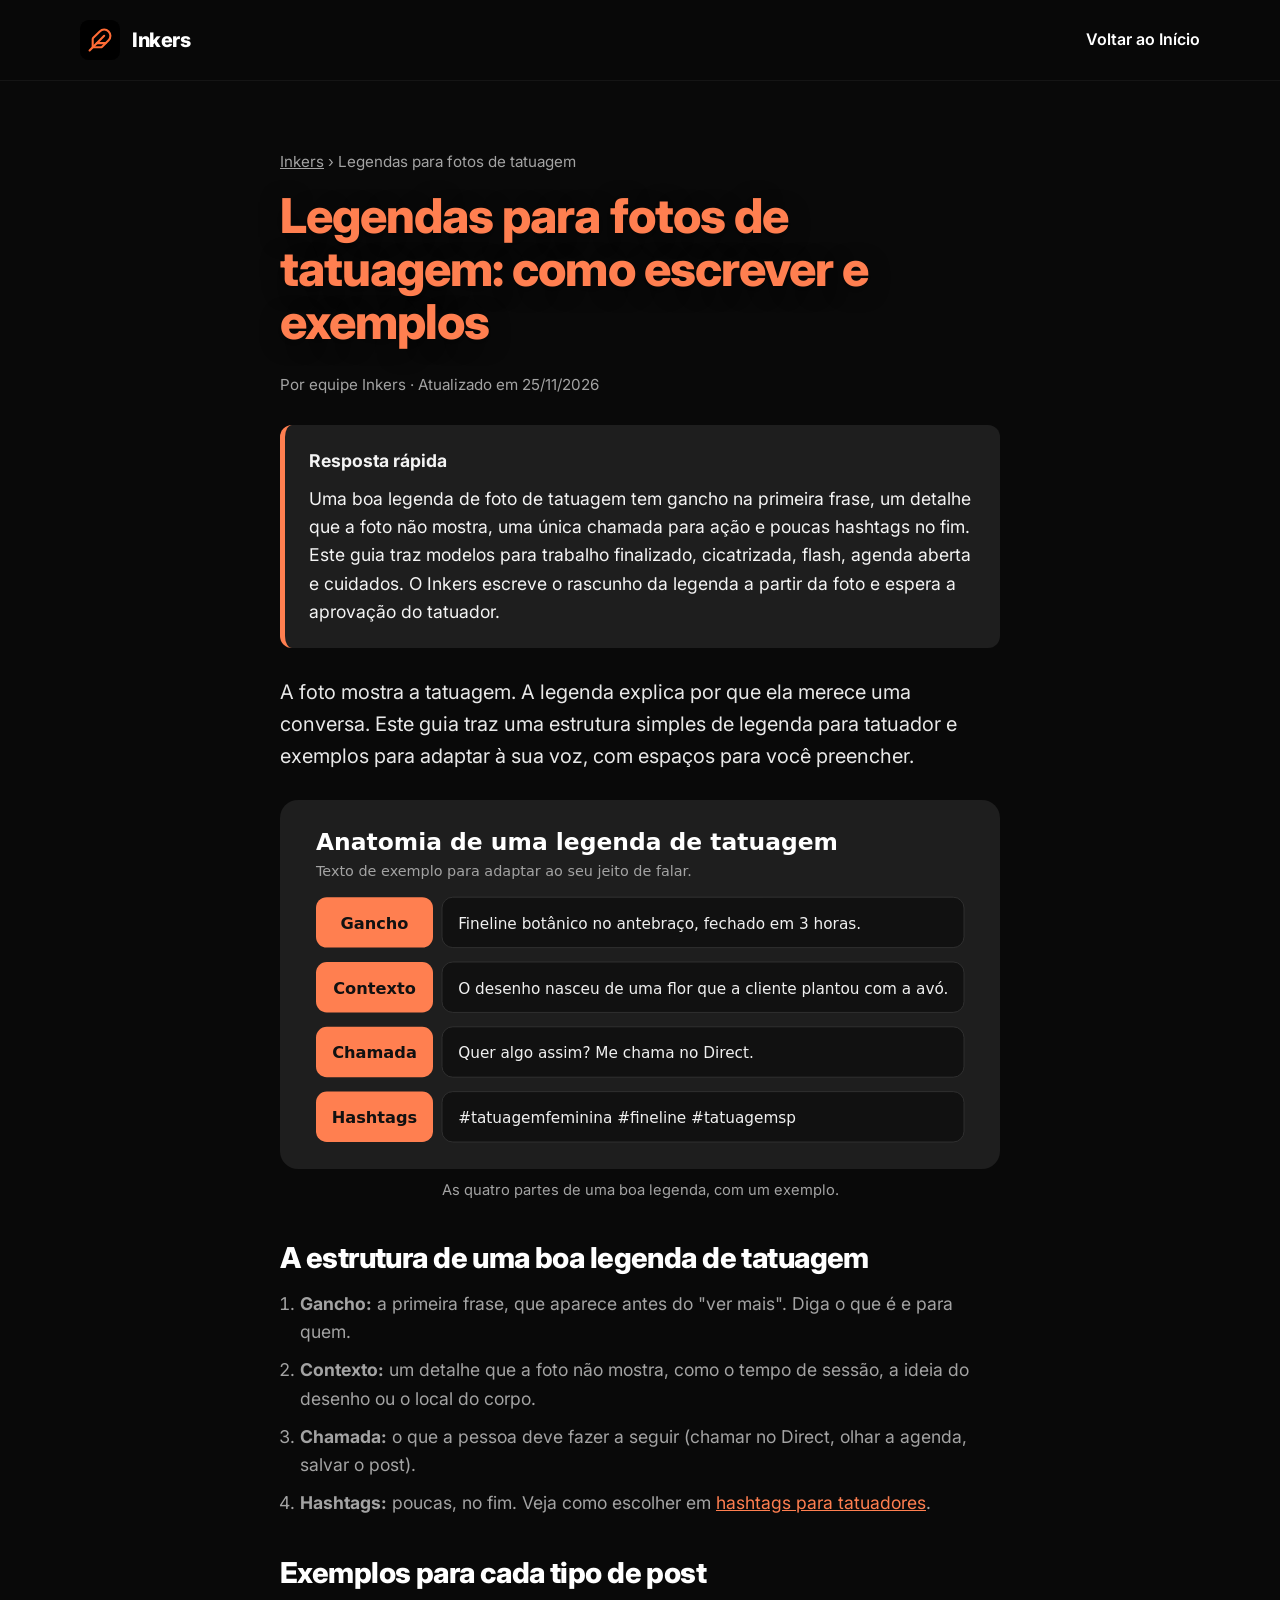
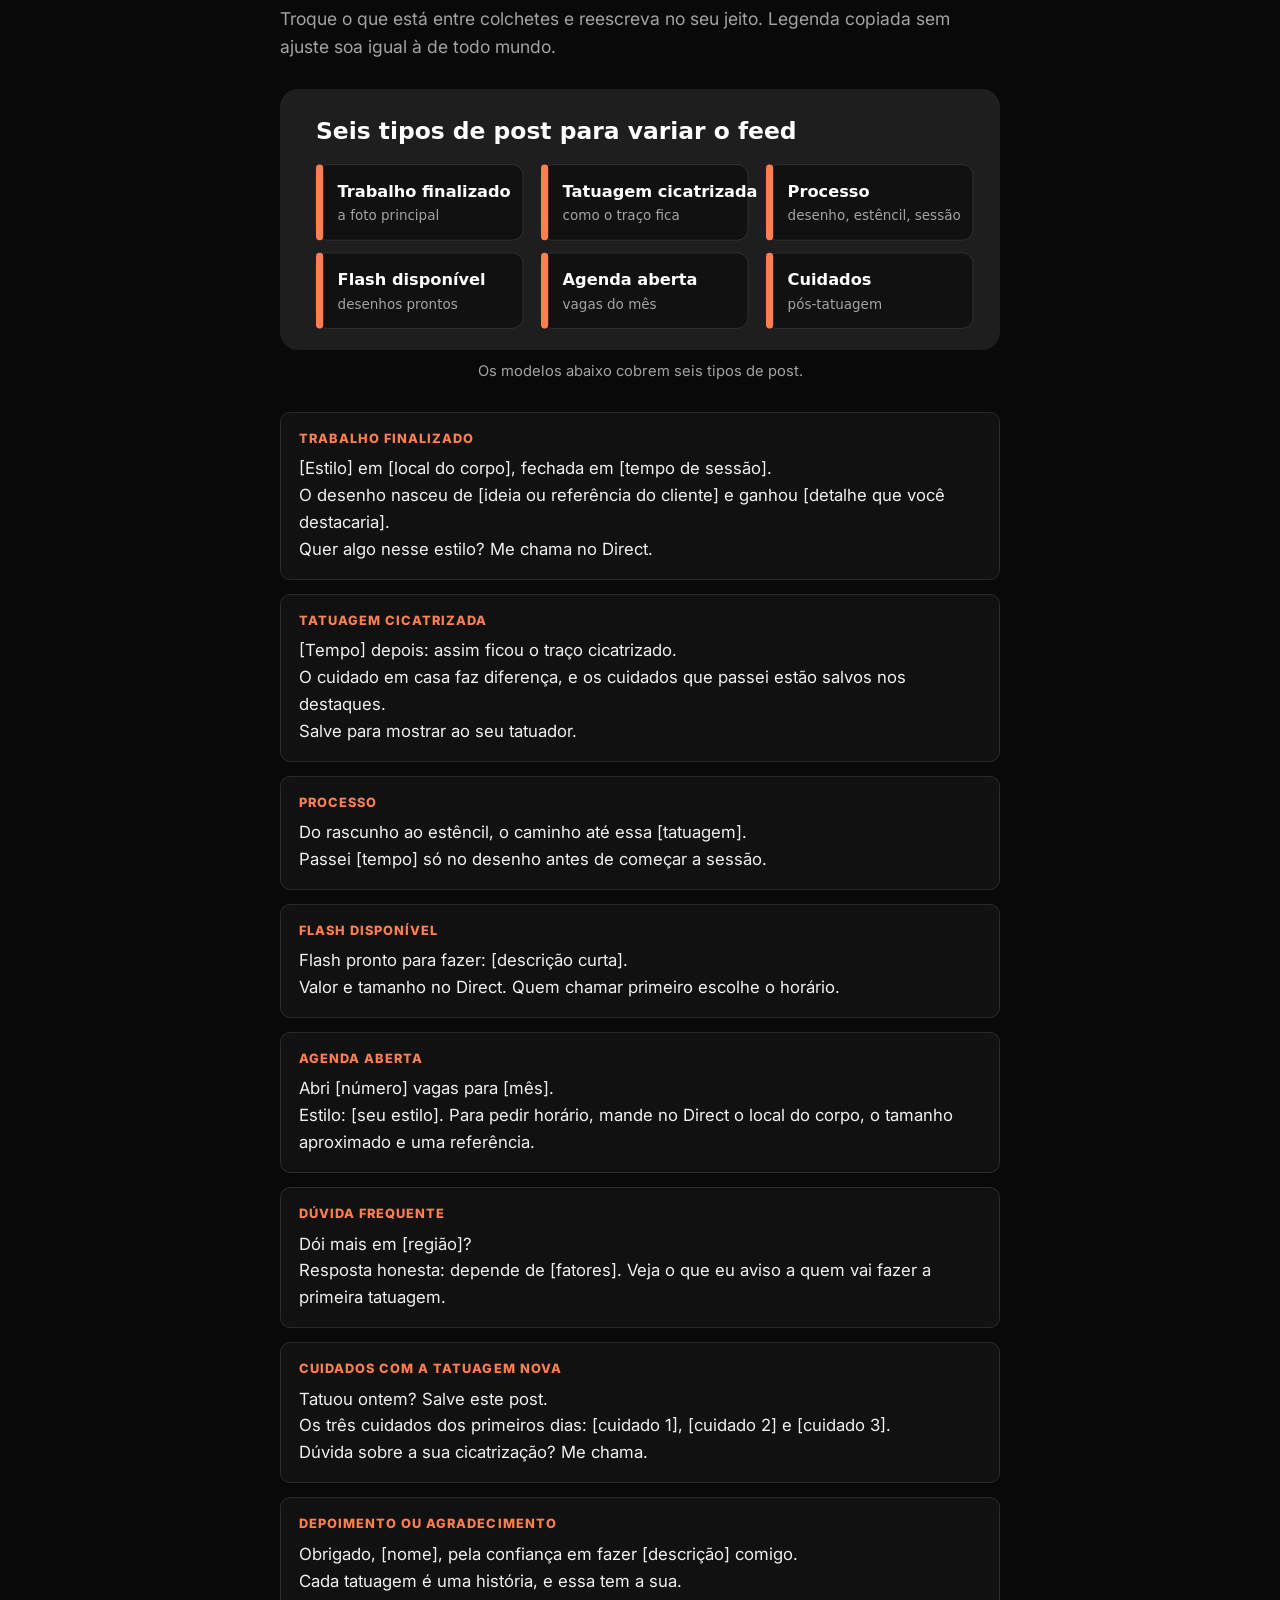
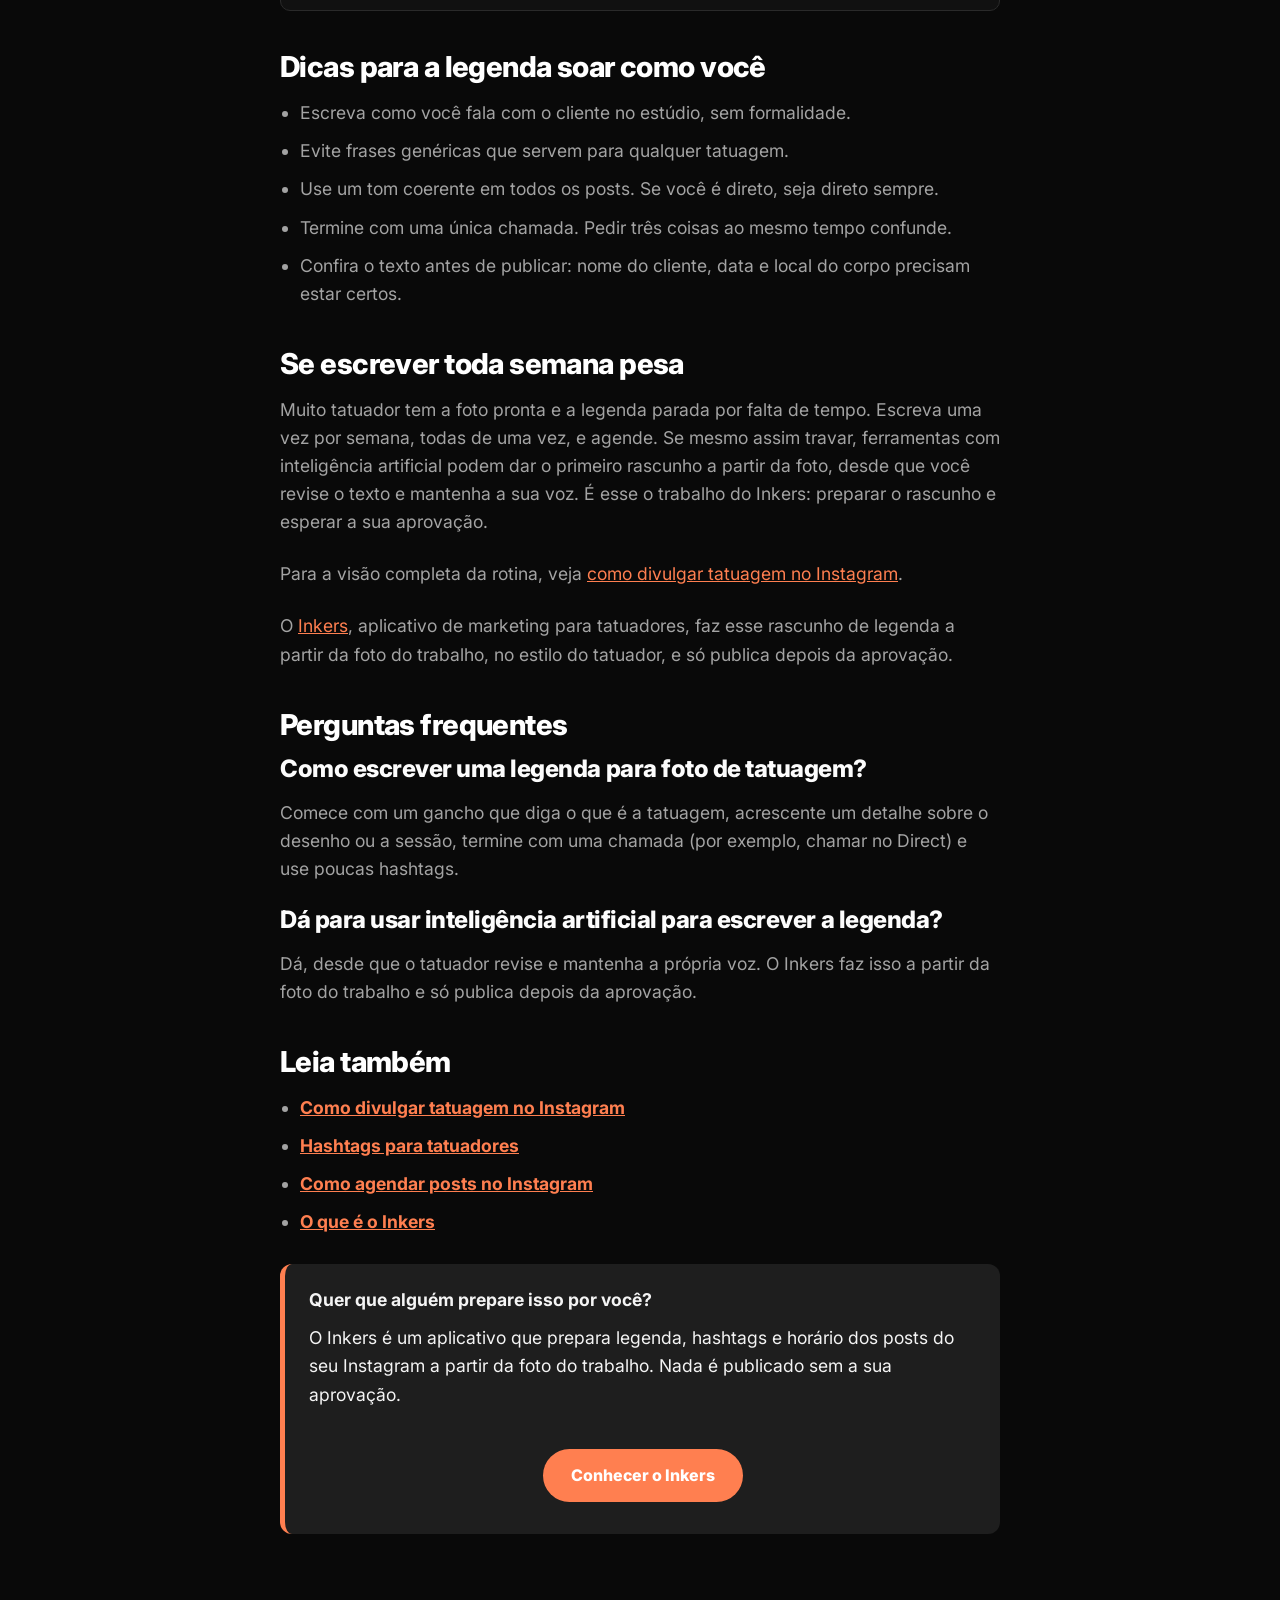
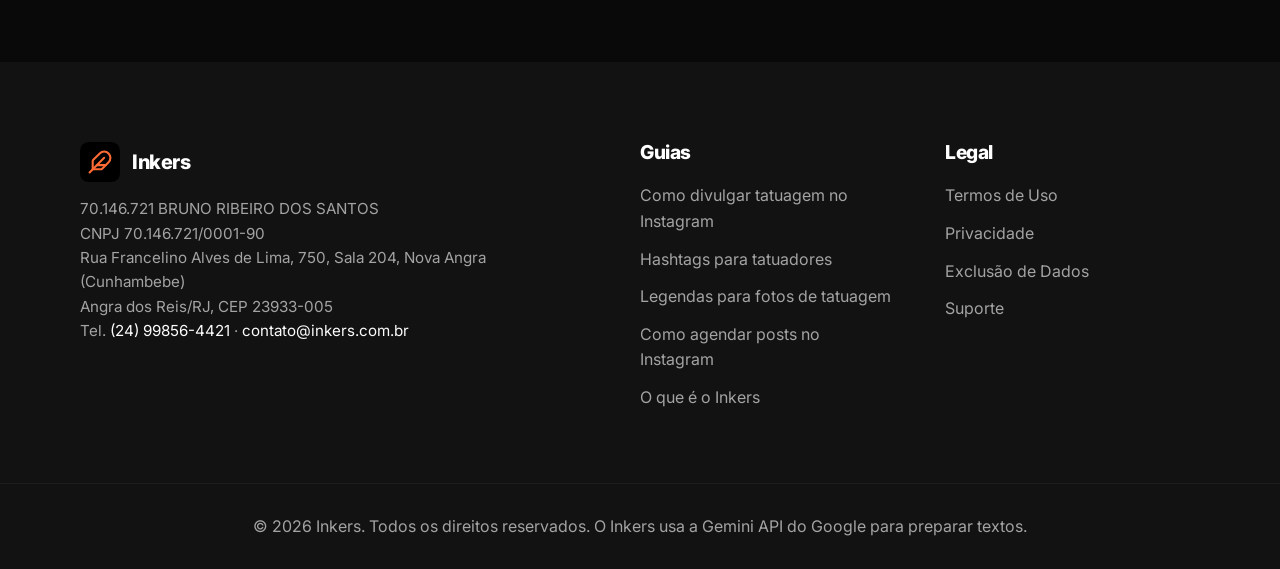
<file: legendas-para-fotos-de-tatuagem.html>
<!DOCTYPE html>
<html lang="pt-BR">
<head>
    <meta charset="UTF-8">
    <meta name="viewport" content="width=device-width, initial-scale=1.0">
    <meta name="robots" content="index, follow, max-image-preview:large">
    <title>Legendas para fotos de tatuagem: como escrever e exemplos | Inkers</title>
    <meta name="description" content="Estrutura de legenda para foto de tatuagem e exemplos prontos para adaptar: trabalho finalizado, cicatrizada, flash, agenda aberta, cuidados e mais.">
    <link rel="canonical" href="https://inkers.com.br/legendas-para-fotos-de-tatuagem">
    <meta property="og:title" content="Legendas para fotos de tatuagem: como escrever e exemplos | Inkers">
    <meta property="og:description" content="Estrutura de legenda para foto de tatuagem e exemplos prontos para adaptar: trabalho finalizado, cicatrizada, flash, agenda aberta, cuidados e mais.">
    <meta property="og:type" content="article">
    <meta property="og:url" content="https://inkers.com.br/legendas-para-fotos-de-tatuagem">
    <meta property="og:image" content="https://inkers.com.br/assets/og-inkers.jpg">
    <meta property="og:site_name" content="Inkers">
    <meta property="og:locale" content="pt_BR">
    <meta property="og:image:width" content="1200">
    <meta property="og:image:height" content="630">
    <meta property="og:image:alt" content="Inkers: marketing para tatuadores, na palma da mão.">
    <meta name="twitter:card" content="summary_large_image">
    <meta name="twitter:title" content="Legendas para fotos de tatuagem: como escrever e exemplos | Inkers">
    <meta name="twitter:description" content="Estrutura de legenda para foto de tatuagem e exemplos prontos para adaptar: trabalho finalizado, cicatrizada, flash, agenda aberta, cuidados e mais.">
    <meta name="twitter:image" content="https://inkers.com.br/assets/og-inkers.jpg">
    <link rel="icon" href="/favicon.ico" sizes="any">
    <link rel="icon" type="image/svg+xml" href="/assets/pena.svg">
    <link rel="icon" type="image/png" sizes="32x32" href="/assets/pena-32.png">
    <link rel="apple-touch-icon" href="/assets/pena-180.png">

    <link rel="preconnect" href="https://fonts.googleapis.com">
    <link rel="preconnect" href="https://fonts.gstatic.com" crossorigin>
    <link href="https://fonts.googleapis.com/css2?family=Inter:wght@400..900&display=swap" rel="stylesheet" />
    <link rel="stylesheet" href="/css/style.css">
    <style>
        .page-content { padding-top: 150px; padding-bottom: 100px; max-width: 800px; margin: 0 auto; }
        .page-content h1 { font-size: clamp(2rem, 5vw, 3rem); margin-bottom: 1.5rem; color: var(--accent-color); }
        .page-content h2 { font-size: 1.8rem; margin-top: 2.5rem; margin-bottom: 1rem; color: #fff; text-align: left; }
        .page-content p, .page-content ul, .page-content ol { font-size: 1.1rem; color: var(--text-muted); margin-bottom: 1.5rem; }
        .page-content ul, .page-content ol { padding-left: 20px; }
        .page-content li { margin-bottom: 10px; }
        .page-content a { color: var(--accent-color); text-decoration: underline; }
        .page-content a:hover { color: var(--accent-hover); }
        .email-box { background-color: var(--secondary-color); padding: 25px; border-radius: 12px; border: 1px solid var(--accent-color); text-align: center; margin: 30px 0; }
        .email-box a { font-size: 1.5rem; font-weight: 800; text-decoration: none; }
        .email-box p { margin-bottom: 10px; color: #fff; }
        .step-box { background-color: var(--secondary-color); padding: 20px; border-radius: 12px; border-left: 5px solid var(--accent-color); margin-bottom: 15px; }
        .step-box p { color: #f4f4f4; margin: 0; font-size: 1.1rem; }
        .step-box span { font-weight: 800; color: var(--accent-color); margin-right: 10px; }
        .empresa { font-size: .95rem; margin: 0; color: var(--text-muted); }
            .page-content .lead { font-size: 1.25rem; color: #e8e8e8; }
        .page-content .caixa { background-color: var(--secondary-color); padding: 22px 24px; border-radius: 12px; border-left: 5px solid var(--accent-color); margin: 28px 0; }
        .page-content .caixa p { margin: 0 0 10px; color: #f4f4f4; }
        .page-content .caixa p:last-child { margin-bottom: 0; }
        .page-content .exemplo { background: #111; border: 1px solid #2a2a2a; border-radius: 10px; padding: 16px 18px; margin: 0 0 14px; color: #f0f0f0; font-size: 1.05rem; white-space: pre-line; }
        .page-content .rotulo-ex { display: block; font-size: .8rem; font-weight: 800; letter-spacing: .08em; text-transform: uppercase; color: var(--accent-color); margin-bottom: 6px; }
        .page-content .migalhas { font-size: .95rem; margin-bottom: 1rem; }
        .page-content .migalhas a { color: var(--text-muted); }
        .page-content .relacionados li a { font-weight: 700; }
        .page-content figure { margin: 28px 0; }
        .page-content figure img { display: block; max-width: 100%; height: auto; margin: 0 auto; border-radius: 14px; }
        .page-content figure figcaption { margin-top: 10px; font-size: .92rem; color: var(--text-muted); text-align: center; }
        .page-content .telas { display: flex; gap: 16px; justify-content: center; flex-wrap: wrap; }
        .page-content .telas img { width: 230px; max-width: 46%; border: 1px solid #333; }
        .page-content .cta { text-align: center; margin: 40px 0 10px; }
        .page-content .cta a.botao { display: inline-block; background: var(--accent-color); color: #fff; padding: 14px 28px; border-radius: 999px; font-weight: 800; text-decoration: none; }
    </style>
    <script type="application/ld+json">
{
  "@context": "https://schema.org",
  "@graph": [
    {
      "@type": "Article",
      "headline": "Legendas para fotos de tatuagem: como escrever e exemplos",
      "description": "Estrutura de legenda para foto de tatuagem e exemplos prontos para adaptar: trabalho finalizado, cicatrizada, flash, agenda aberta, cuidados e mais.",
      "inLanguage": "pt-BR",
      "datePublished": "2026-11-25",
      "dateModified": "2026-11-25",
      "mainEntityOfPage": "https://inkers.com.br/legendas-para-fotos-de-tatuagem",
      "author": {
        "@id": "https://inkers.com.br/#organization"
      },
      "publisher": {
        "@id": "https://inkers.com.br/#organization"
      },
      "image": "https://inkers.com.br/assets/og-inkers.jpg"
    },
    {
      "@type": "BreadcrumbList",
      "itemListElement": [
        {
          "@type": "ListItem",
          "position": 1,
          "name": "Inkers",
          "item": "https://inkers.com.br/"
        },
        {
          "@type": "ListItem",
          "position": 2,
          "name": "Legendas para fotos de tatuagem",
          "item": "https://inkers.com.br/legendas-para-fotos-de-tatuagem"
        }
      ]
    },
    {
      "@type": "FAQPage",
      "mainEntity": [
        {
          "@type": "Question",
          "name": "Como escrever uma legenda para foto de tatuagem?",
          "acceptedAnswer": {
            "@type": "Answer",
            "text": "Comece com um gancho que diga o que é a tatuagem, acrescente um detalhe sobre o desenho ou a sessão, termine com uma chamada (por exemplo, chamar no Direct) e use poucas hashtags."
          }
        },
        {
          "@type": "Question",
          "name": "Dá para usar inteligência artificial para escrever a legenda?",
          "acceptedAnswer": {
            "@type": "Answer",
            "text": "Dá, desde que o tatuador revise e mantenha a própria voz. O Inkers faz isso a partir da foto do trabalho e só publica depois da aprovação."
          }
        }
      ]
    }
  ]
}
    </script>
</head>
<body>
    <header class="header">
        <div class="container header-inner">
            <a href="/" class="logo" aria-label="Página inicial do Inkers"><img src="/assets/pena.svg" alt="" width="40" height="40" style="height: 40px; width: 40px;"><span style="color: #fff; font-size: 1.25rem; font-weight: 800; letter-spacing: -0.5px; text-transform: none;">Inkers</span></a>
            <nav id="main-nav" class="nav" style="display: block; position: static; background: none; border: none; padding: 0; width: auto;">
                <ul style="flex-direction: row; gap: 2.5rem;"><li><a href="/">Voltar ao Início</a></li></ul>
            </nav>
        </div>
    </header>

    <main class="page-content container">
        <p class="migalhas"><a href="/">Inkers</a> › Legendas para fotos de tatuagem</p>
        <h1>Legendas para fotos de tatuagem: como escrever e exemplos</h1>
        <p class="migalhas">Por equipe Inkers · Atualizado em 25/11/2026</p>
        <div class="caixa resumo"><p><strong>Resposta rápida</strong></p><p>Uma boa legenda de foto de tatuagem tem gancho na primeira frase, um detalhe que a foto não mostra, uma única chamada para ação e poucas hashtags no fim. Este guia traz modelos para trabalho finalizado, cicatrizada, flash, agenda aberta e cuidados. O Inkers escreve o rascunho da legenda a partir da foto e espera a aprovação do tatuador.</p></div>
        <p class="lead">A foto mostra a tatuagem. A legenda explica por que ela merece uma conversa. Este guia traz uma estrutura simples de legenda para tatuador e exemplos para adaptar à sua voz, com espaços para você preencher.</p>
        <figure>
            <img src="/assets/images/guias/anatomia-da-legenda.svg" width="800" height="410" loading="lazy" alt="Legenda de tatuagem dividida em gancho, contexto, chamada para ação e hashtags, com exemplo de cada parte">
            <figcaption>As quatro partes de uma boa legenda, com um exemplo.</figcaption>
        </figure>

        <h2>A estrutura de uma boa legenda de tatuagem</h2>
        <ol>
            <li><strong>Gancho:</strong> a primeira frase, que aparece antes do "ver mais". Diga o que é e para quem.</li>
            <li><strong>Contexto:</strong> um detalhe que a foto não mostra, como o tempo de sessão, a ideia do desenho ou o local do corpo.</li>
            <li><strong>Chamada:</strong> o que a pessoa deve fazer a seguir (chamar no Direct, olhar a agenda, salvar o post).</li>
            <li><strong>Hashtags:</strong> poucas, no fim. Veja como escolher em <a href="/hashtags-para-tatuadores">hashtags para tatuadores</a>.</li>
        </ol>

        <h2>Exemplos para cada tipo de post</h2>
        <p>Troque o que está entre colchetes e reescreva no seu jeito. Legenda copiada sem ajuste soa igual à de todo mundo.</p>
        <figure>
            <img src="/assets/images/guias/tipos-de-post.svg" width="800" height="290" loading="lazy" alt="Seis tipos de post: trabalho finalizado, tatuagem cicatrizada, processo, flash disponível, agenda aberta e cuidados">
            <figcaption>Os modelos abaixo cobrem seis tipos de post.</figcaption>
        </figure>
        <div class="exemplo"><span class="rotulo-ex">Trabalho finalizado</span>[Estilo] em [local do corpo], fechada em [tempo de sessão].
O desenho nasceu de [ideia ou referência do cliente] e ganhou [detalhe que você destacaria].
Quer algo nesse estilo? Me chama no Direct.</div>
        <div class="exemplo"><span class="rotulo-ex">Tatuagem cicatrizada</span>[Tempo] depois: assim ficou o traço cicatrizado.
O cuidado em casa faz diferença, e os cuidados que passei estão salvos nos destaques.
Salve para mostrar ao seu tatuador.</div>
        <div class="exemplo"><span class="rotulo-ex">Processo</span>Do rascunho ao estêncil, o caminho até essa [tatuagem].
Passei [tempo] só no desenho antes de começar a sessão.</div>
        <div class="exemplo"><span class="rotulo-ex">Flash disponível</span>Flash pronto para fazer: [descrição curta].
Valor e tamanho no Direct. Quem chamar primeiro escolhe o horário.</div>
        <div class="exemplo"><span class="rotulo-ex">Agenda aberta</span>Abri [número] vagas para [mês].
Estilo: [seu estilo]. Para pedir horário, mande no Direct o local do corpo, o tamanho aproximado e uma referência.</div>
        <div class="exemplo"><span class="rotulo-ex">Dúvida frequente</span>Dói mais em [região]?
Resposta honesta: depende de [fatores]. Veja o que eu aviso a quem vai fazer a primeira tatuagem.</div>
        <div class="exemplo"><span class="rotulo-ex">Cuidados com a tatuagem nova</span>Tatuou ontem? Salve este post.
Os três cuidados dos primeiros dias: [cuidado 1], [cuidado 2] e [cuidado 3].
Dúvida sobre a sua cicatrização? Me chama.</div>
        <div class="exemplo"><span class="rotulo-ex">Depoimento ou agradecimento</span>Obrigado, [nome], pela confiança em fazer [descrição] comigo.
Cada tatuagem é uma história, e essa tem a sua.</div>

        <h2>Dicas para a legenda soar como você</h2>
        <ul>
            <li>Escreva como você fala com o cliente no estúdio, sem formalidade.</li>
            <li>Evite frases genéricas que servem para qualquer tatuagem.</li>
            <li>Use um tom coerente em todos os posts. Se você é direto, seja direto sempre.</li>
            <li>Termine com uma única chamada. Pedir três coisas ao mesmo tempo confunde.</li>
            <li>Confira o texto antes de publicar: nome do cliente, data e local do corpo precisam estar certos.</li>
        </ul>

        <h2>Se escrever toda semana pesa</h2>
        <p>Muito tatuador tem a foto pronta e a legenda parada por falta de tempo. Escreva uma vez por semana, todas de uma vez, e agende. Se mesmo assim travar, ferramentas com inteligência artificial podem dar o primeiro rascunho a partir da foto, desde que você revise o texto e mantenha a sua voz. É esse o trabalho do Inkers: preparar o rascunho e esperar a sua aprovação.</p>
        <p>Para a visão completa da rotina, veja <a href="/como-divulgar-tatuagem-no-instagram">como divulgar tatuagem no Instagram</a>.</p>

        <p>O <a href="/o-que-e-o-inkers">Inkers</a>, aplicativo de marketing para tatuadores, faz esse rascunho de legenda a partir da foto do trabalho, no estilo do tatuador, e só publica depois da aprovação.</p>

        <h2>Perguntas frequentes</h2>
        <h3>Como escrever uma legenda para foto de tatuagem?</h3>
        <p>Comece com um gancho que diga o que é a tatuagem, acrescente um detalhe sobre o desenho ou a sessão, termine com uma chamada (por exemplo, chamar no Direct) e use poucas hashtags.</p>
        <h3>Dá para usar inteligência artificial para escrever a legenda?</h3>
        <p>Dá, desde que o tatuador revise e mantenha a própria voz. O Inkers faz isso a partir da foto do trabalho e só publica depois da aprovação.</p>

        <h2>Leia também</h2>
        <ul class="relacionados"><li><a href="/como-divulgar-tatuagem-no-instagram">Como divulgar tatuagem no Instagram</a></li><li><a href="/hashtags-para-tatuadores">Hashtags para tatuadores</a></li><li><a href="/como-agendar-posts-no-instagram">Como agendar posts no Instagram</a></li><li><a href="/o-que-e-o-inkers">O que é o Inkers</a></li></ul>

        <div class="caixa">
            <p><strong>Quer que alguém prepare isso por você?</strong></p>
            <p>O Inkers é um aplicativo que prepara legenda, hashtags e horário dos posts do seu Instagram a partir da foto do trabalho. Nada é publicado sem a sua aprovação.</p>
            <div class="cta"><a class="botao" href="/">Conhecer o Inkers</a></div>
        </div>
    </main>

    <footer id="contato" class="footer">
        <div class="container footer-content">
            <div class="footer-info">
                <a href="/" class="logo" aria-label="Página inicial do Inkers"><img src="/assets/pena.svg" alt="" width="40" height="40" style="height: 40px; width: 40px;"><span style="color: #fff; font-size: 1.25rem; font-weight: 800; letter-spacing: -0.5px; text-transform: none;">Inkers</span></a>
                <p class="empresa">70.146.721 BRUNO RIBEIRO DOS SANTOS<br>CNPJ 70.146.721/0001-90<br>Rua Francelino Alves de Lima, 750, Sala 204, Nova Angra (Cunhambebe)<br>Angra dos Reis/RJ, CEP 23933-005<br>Tel. <a href="tel:+5524998564421">(24) 99856-4421</a> · <a href="mailto:contato@inkers.com.br">contato@inkers.com.br</a></p>
            </div>
            <div class="footer-links">
                <h4>Guias</h4>
                <ul>
                    <li><a href="/como-divulgar-tatuagem-no-instagram">Como divulgar tatuagem no Instagram</a></li>
                    <li><a href="/hashtags-para-tatuadores">Hashtags para tatuadores</a></li>
                    <li><a href="/legendas-para-fotos-de-tatuagem">Legendas para fotos de tatuagem</a></li>
                    <li><a href="/como-agendar-posts-no-instagram">Como agendar posts no Instagram</a></li>
                    <li><a href="/o-que-e-o-inkers">O que é o Inkers</a></li>
                </ul>
            </div>
            <div class="footer-links">
                <h4>Legal</h4>
                <ul>
                    <li><a href="/termos-de-uso">Termos de Uso</a></li>
                    <li><a href="/politica-de-privacidade">Privacidade</a></li>
                    <li><a href="/exclusao-de-dados">Exclusão de Dados</a></li>
                    <li><a href="/suporte">Suporte</a></li>
                </ul>
            </div>
        </div>
        <div class="footer-bottom">
            <p>&copy; 2026 Inkers. Todos os direitos reservados. O Inkers usa a Gemini API do Google para preparar textos.</p>
        </div>
    </footer>
</body>
</html>
</file>
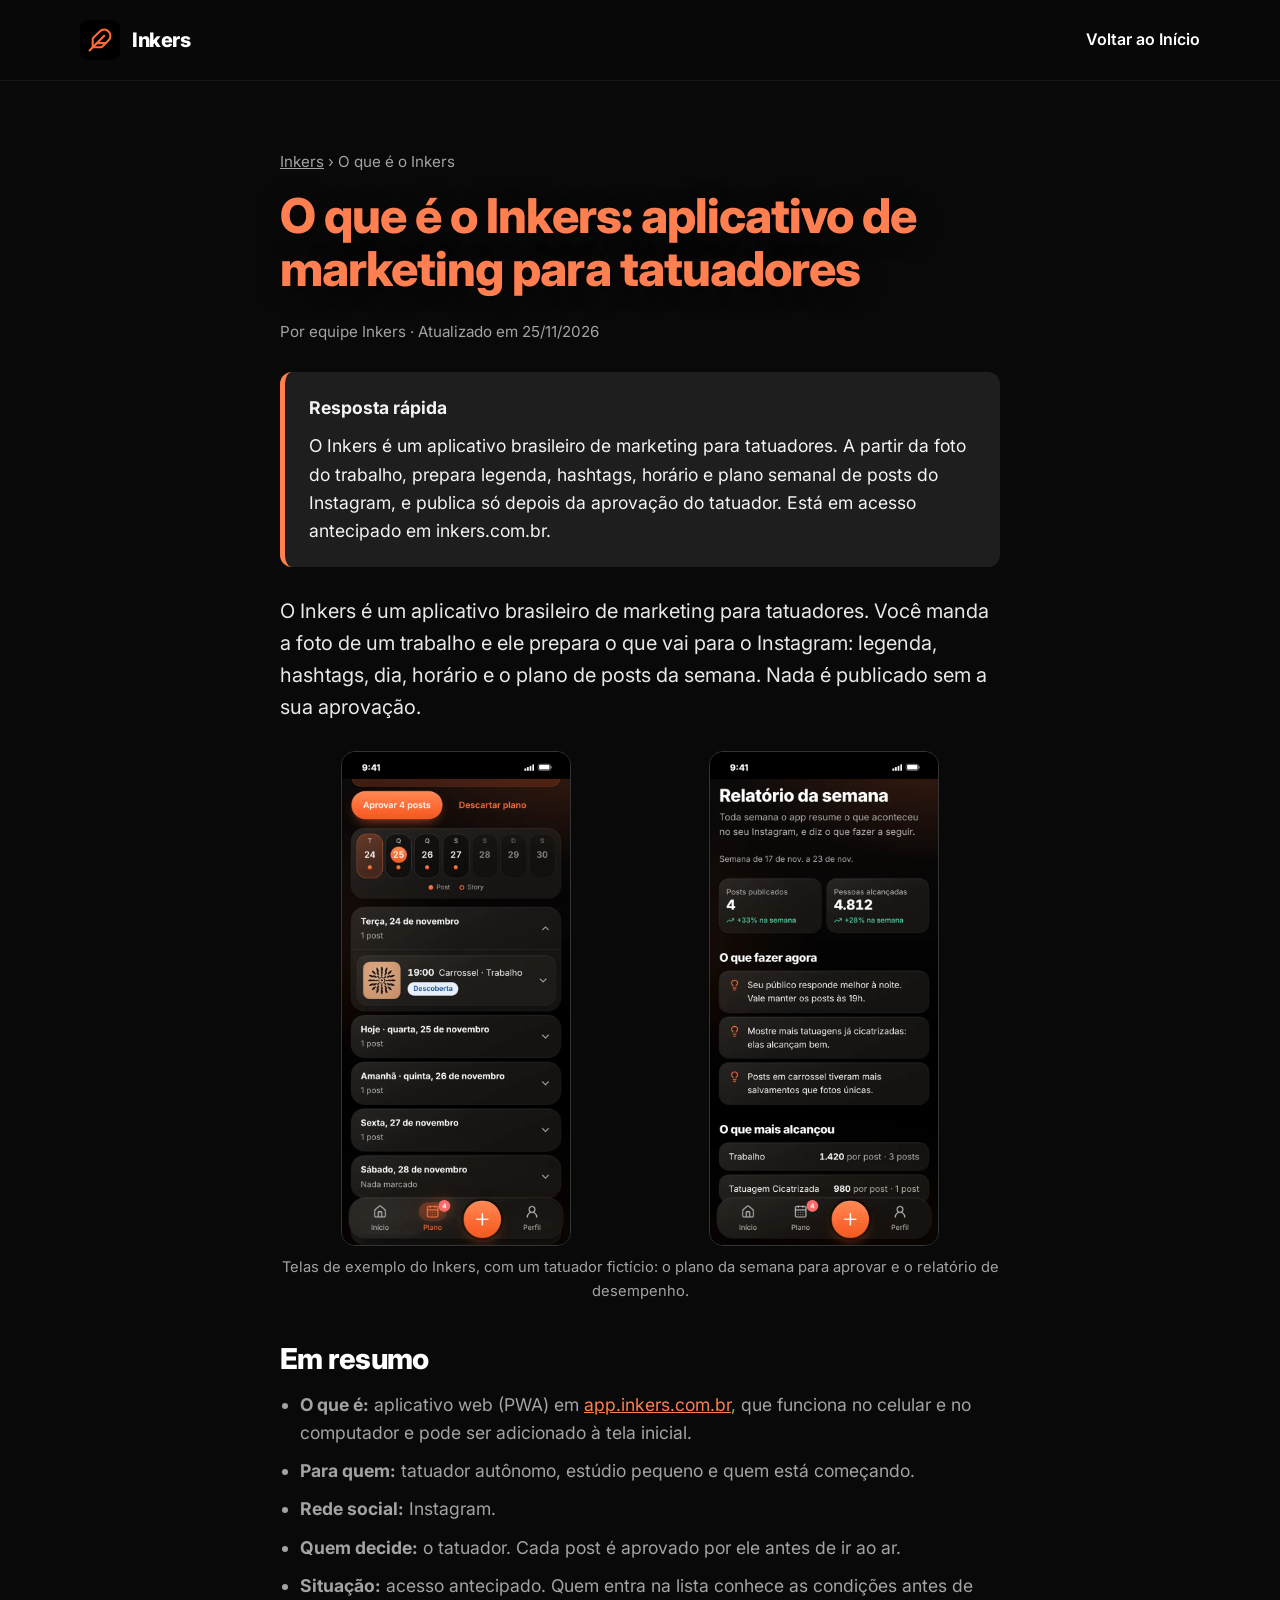
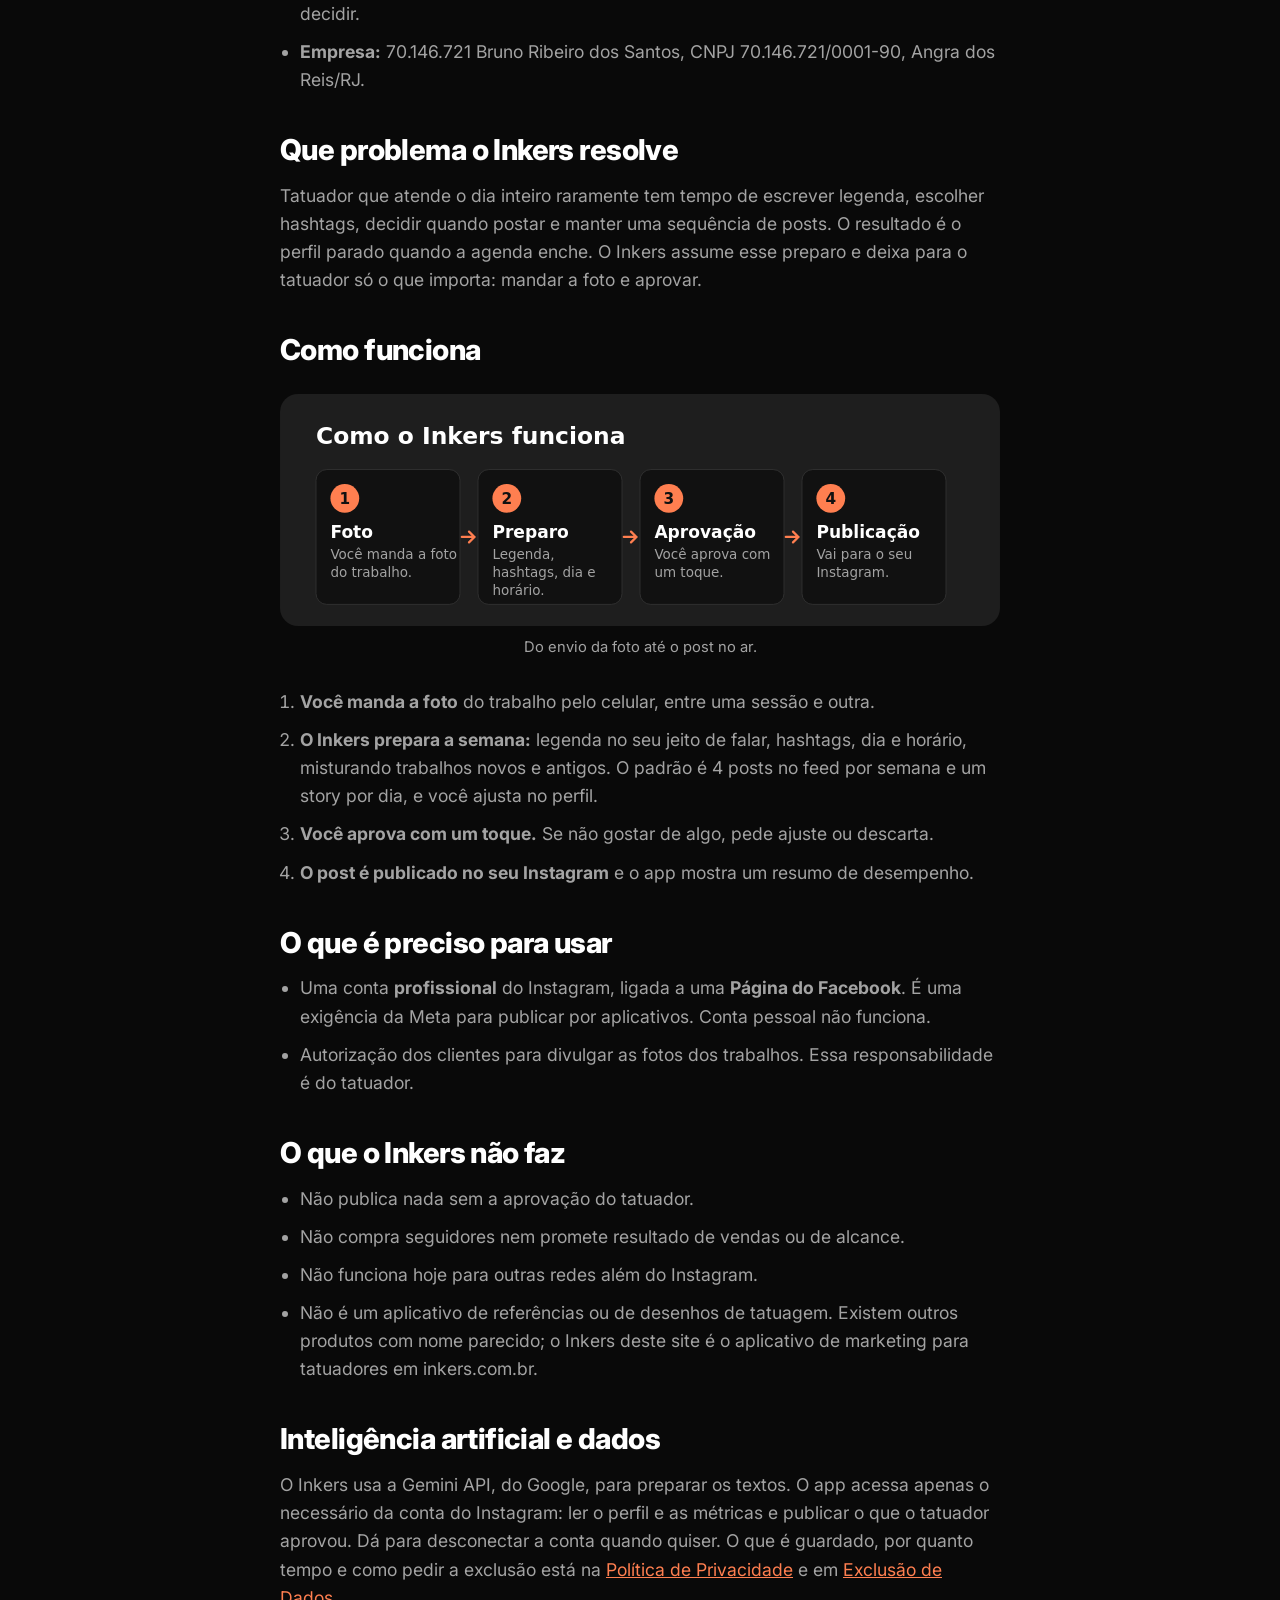
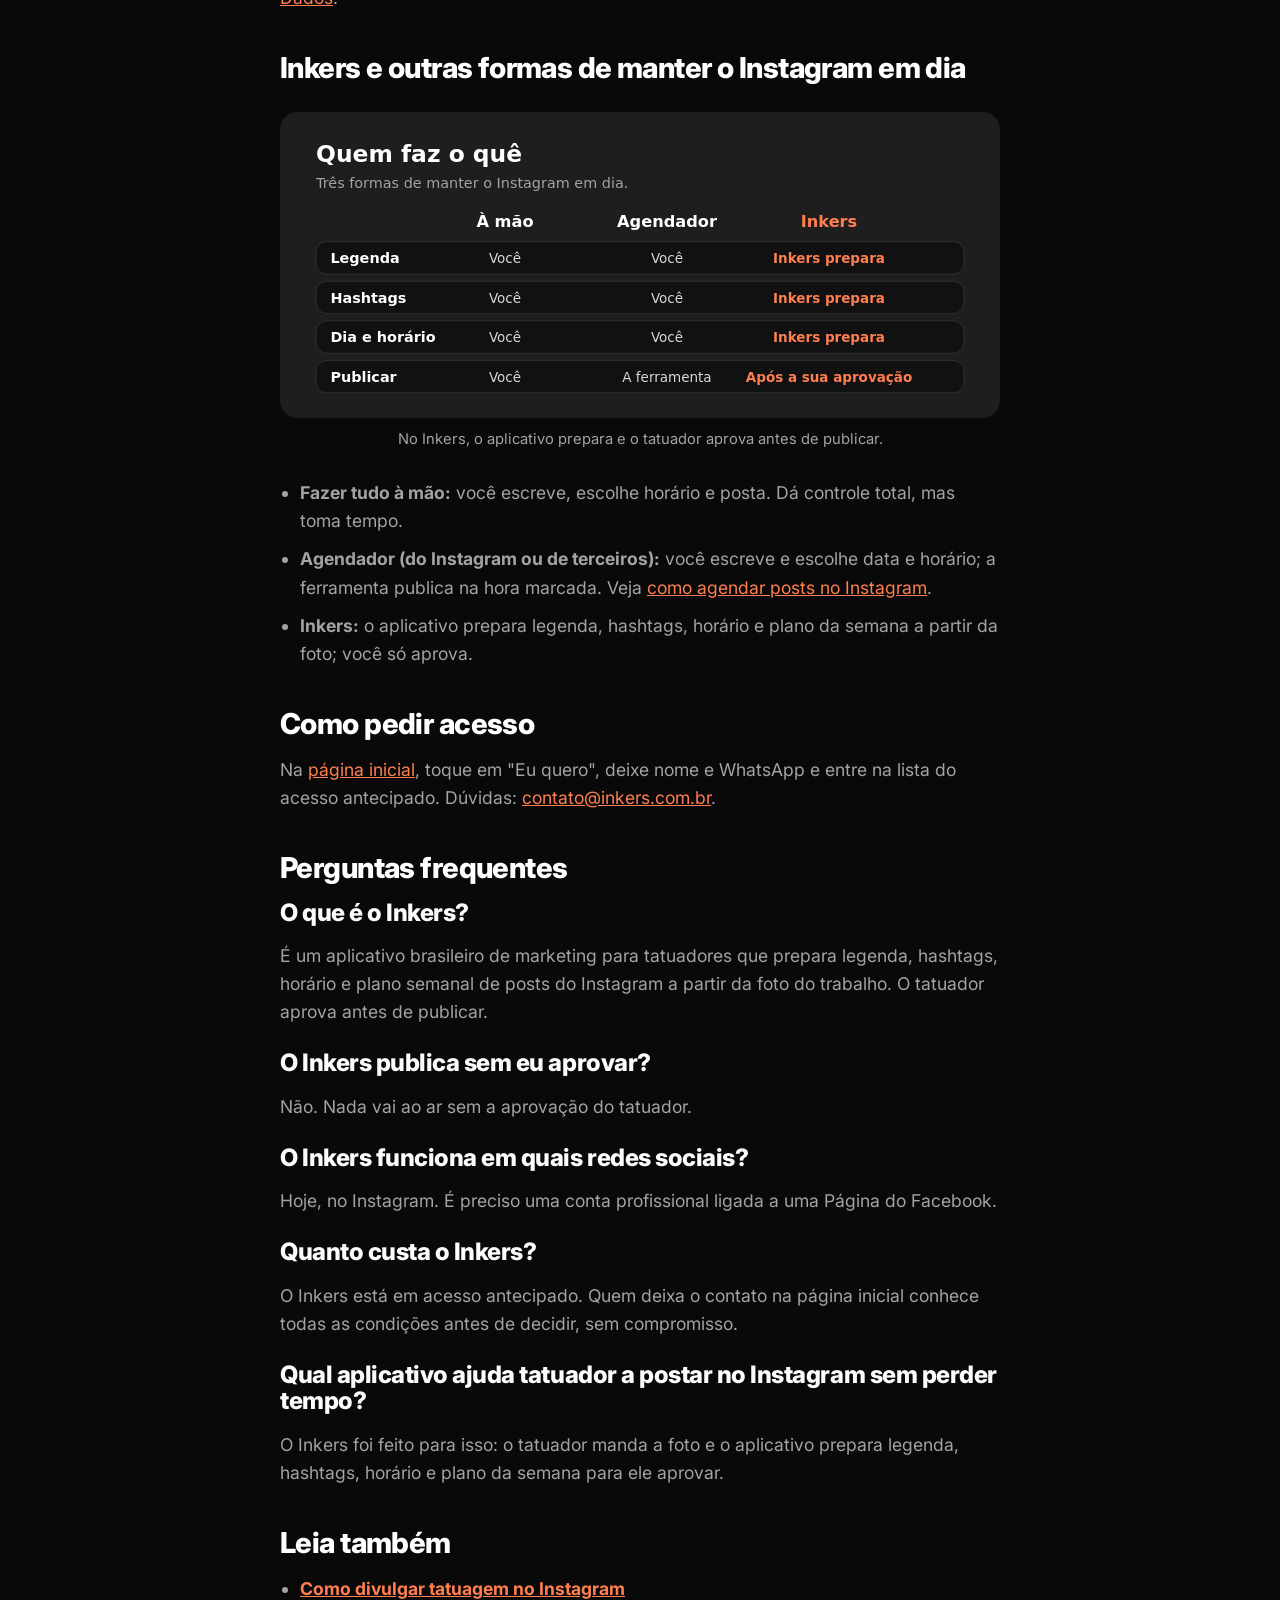
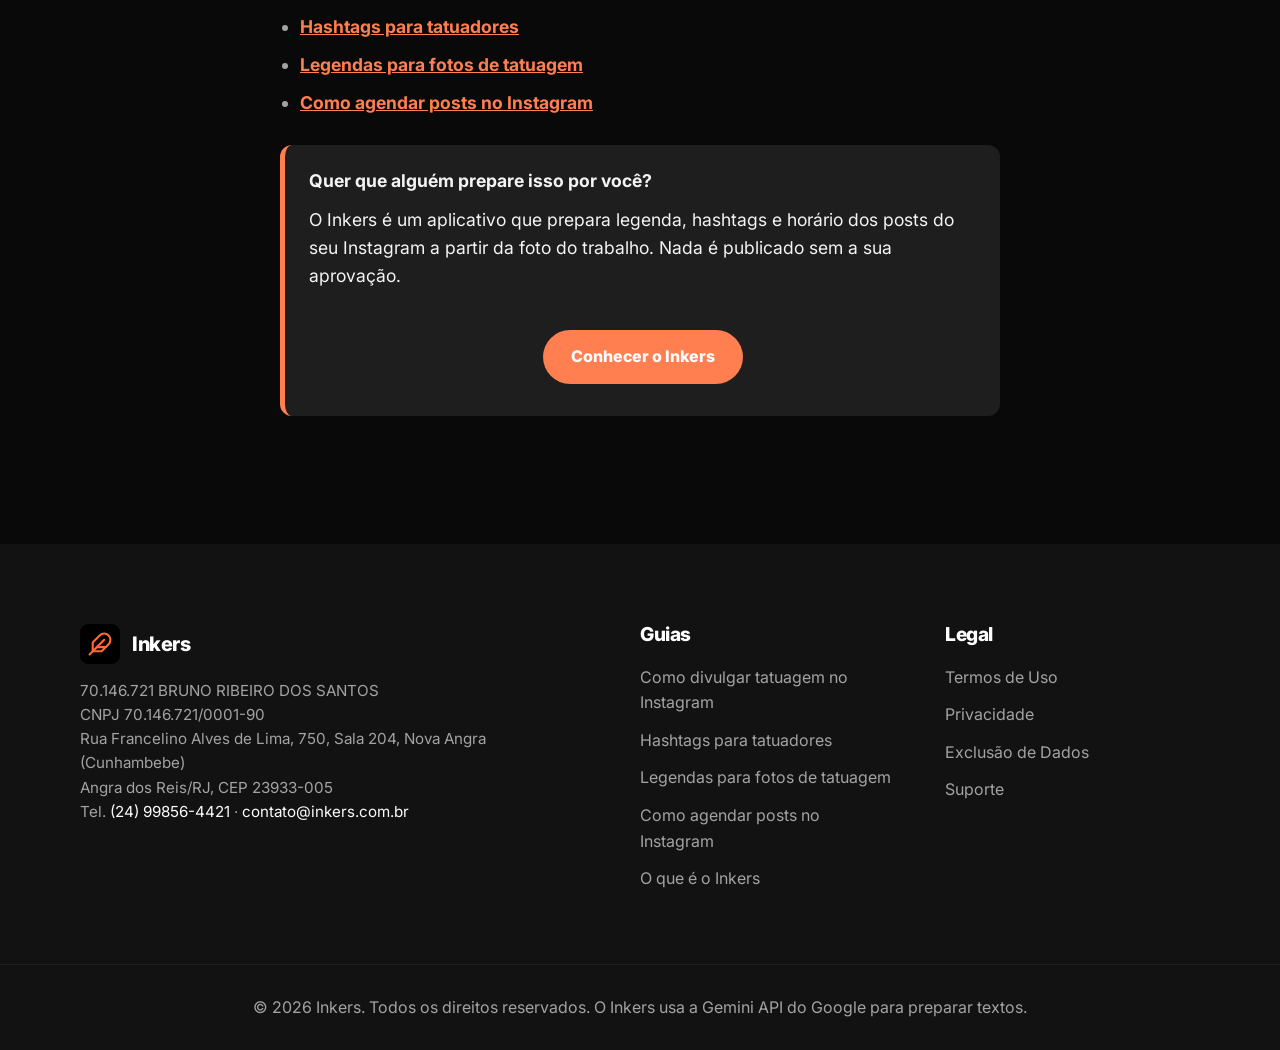
<file: o-que-e-o-inkers.html>
<!DOCTYPE html>
<html lang="pt-BR">
<head>
    <meta charset="UTF-8">
    <meta name="viewport" content="width=device-width, initial-scale=1.0">
    <meta name="robots" content="index, follow, max-image-preview:large">
    <title>O que é o Inkers: aplicativo de marketing para tatuadores | Inkers</title>
    <meta name="description" content="O Inkers é um aplicativo brasileiro de marketing para tatuadores: prepara legenda, hashtags, horário e plano semanal do Instagram, com aprovação do tatuador.">
    <link rel="canonical" href="https://inkers.com.br/o-que-e-o-inkers">
    <meta property="og:title" content="O que é o Inkers: aplicativo de marketing para tatuadores | Inkers">
    <meta property="og:description" content="O Inkers é um aplicativo brasileiro de marketing para tatuadores: prepara legenda, hashtags, horário e plano semanal do Instagram, com aprovação do tatuador.">
    <meta property="og:type" content="article">
    <meta property="og:url" content="https://inkers.com.br/o-que-e-o-inkers">
    <meta property="og:image" content="https://inkers.com.br/assets/og-inkers.jpg">
    <meta property="og:site_name" content="Inkers">
    <meta property="og:locale" content="pt_BR">
    <meta property="og:image:width" content="1200">
    <meta property="og:image:height" content="630">
    <meta property="og:image:alt" content="Inkers: marketing para tatuadores, na palma da mão.">
    <meta name="twitter:card" content="summary_large_image">
    <meta name="twitter:title" content="O que é o Inkers: aplicativo de marketing para tatuadores | Inkers">
    <meta name="twitter:description" content="O Inkers é um aplicativo brasileiro de marketing para tatuadores: prepara legenda, hashtags, horário e plano semanal do Instagram, com aprovação do tatuador.">
    <meta name="twitter:image" content="https://inkers.com.br/assets/og-inkers.jpg">
    <link rel="icon" href="/favicon.ico" sizes="any">
    <link rel="icon" type="image/svg+xml" href="/assets/pena.svg">
    <link rel="icon" type="image/png" sizes="32x32" href="/assets/pena-32.png">
    <link rel="apple-touch-icon" href="/assets/pena-180.png">

    <link rel="preconnect" href="https://fonts.googleapis.com">
    <link rel="preconnect" href="https://fonts.gstatic.com" crossorigin>
    <link href="https://fonts.googleapis.com/css2?family=Inter:wght@400..900&display=swap" rel="stylesheet" />
    <link rel="stylesheet" href="/css/style.css">
    <style>
        .page-content { padding-top: 150px; padding-bottom: 100px; max-width: 800px; margin: 0 auto; }
        .page-content h1 { font-size: clamp(2rem, 5vw, 3rem); margin-bottom: 1.5rem; color: var(--accent-color); }
        .page-content h2 { font-size: 1.8rem; margin-top: 2.5rem; margin-bottom: 1rem; color: #fff; text-align: left; }
        .page-content p, .page-content ul, .page-content ol { font-size: 1.1rem; color: var(--text-muted); margin-bottom: 1.5rem; }
        .page-content ul, .page-content ol { padding-left: 20px; }
        .page-content li { margin-bottom: 10px; }
        .page-content a { color: var(--accent-color); text-decoration: underline; }
        .page-content a:hover { color: var(--accent-hover); }
        .email-box { background-color: var(--secondary-color); padding: 25px; border-radius: 12px; border: 1px solid var(--accent-color); text-align: center; margin: 30px 0; }
        .email-box a { font-size: 1.5rem; font-weight: 800; text-decoration: none; }
        .email-box p { margin-bottom: 10px; color: #fff; }
        .step-box { background-color: var(--secondary-color); padding: 20px; border-radius: 12px; border-left: 5px solid var(--accent-color); margin-bottom: 15px; }
        .step-box p { color: #f4f4f4; margin: 0; font-size: 1.1rem; }
        .step-box span { font-weight: 800; color: var(--accent-color); margin-right: 10px; }
        .empresa { font-size: .95rem; margin: 0; color: var(--text-muted); }
            .page-content .lead { font-size: 1.25rem; color: #e8e8e8; }
        .page-content .caixa { background-color: var(--secondary-color); padding: 22px 24px; border-radius: 12px; border-left: 5px solid var(--accent-color); margin: 28px 0; }
        .page-content .caixa p { margin: 0 0 10px; color: #f4f4f4; }
        .page-content .caixa p:last-child { margin-bottom: 0; }
        .page-content .exemplo { background: #111; border: 1px solid #2a2a2a; border-radius: 10px; padding: 16px 18px; margin: 0 0 14px; color: #f0f0f0; font-size: 1.05rem; white-space: pre-line; }
        .page-content .rotulo-ex { display: block; font-size: .8rem; font-weight: 800; letter-spacing: .08em; text-transform: uppercase; color: var(--accent-color); margin-bottom: 6px; }
        .page-content .migalhas { font-size: .95rem; margin-bottom: 1rem; }
        .page-content .migalhas a { color: var(--text-muted); }
        .page-content .relacionados li a { font-weight: 700; }
        .page-content figure { margin: 28px 0; }
        .page-content figure img { display: block; max-width: 100%; height: auto; margin: 0 auto; border-radius: 14px; }
        .page-content figure figcaption { margin-top: 10px; font-size: .92rem; color: var(--text-muted); text-align: center; }
        .page-content .telas { display: flex; gap: 16px; justify-content: center; flex-wrap: wrap; }
        .page-content .telas img { width: 230px; max-width: 46%; border: 1px solid #333; }
        .page-content .cta { text-align: center; margin: 40px 0 10px; }
        .page-content .cta a.botao { display: inline-block; background: var(--accent-color); color: #fff; padding: 14px 28px; border-radius: 999px; font-weight: 800; text-decoration: none; }
    </style>
    <script type="application/ld+json">
{
  "@context": "https://schema.org",
  "@graph": [
    {
      "@type": "Article",
      "headline": "O que é o Inkers: aplicativo de marketing para tatuadores",
      "description": "O Inkers é um aplicativo brasileiro de marketing para tatuadores: prepara legenda, hashtags, horário e plano semanal do Instagram, com aprovação do tatuador.",
      "inLanguage": "pt-BR",
      "datePublished": "2026-11-25",
      "dateModified": "2026-11-25",
      "mainEntityOfPage": "https://inkers.com.br/o-que-e-o-inkers",
      "author": {
        "@id": "https://inkers.com.br/#organization"
      },
      "publisher": {
        "@id": "https://inkers.com.br/#organization"
      },
      "image": "https://inkers.com.br/assets/og-inkers.jpg"
    },
    {
      "@type": "BreadcrumbList",
      "itemListElement": [
        {
          "@type": "ListItem",
          "position": 1,
          "name": "Inkers",
          "item": "https://inkers.com.br/"
        },
        {
          "@type": "ListItem",
          "position": 2,
          "name": "O que é o Inkers",
          "item": "https://inkers.com.br/o-que-e-o-inkers"
        }
      ]
    },
    {
      "@type": "FAQPage",
      "mainEntity": [
        {
          "@type": "Question",
          "name": "O que é o Inkers?",
          "acceptedAnswer": {
            "@type": "Answer",
            "text": "É um aplicativo brasileiro de marketing para tatuadores que prepara legenda, hashtags, horário e plano semanal de posts do Instagram a partir da foto do trabalho. O tatuador aprova antes de publicar."
          }
        },
        {
          "@type": "Question",
          "name": "O Inkers publica sem eu aprovar?",
          "acceptedAnswer": {
            "@type": "Answer",
            "text": "Não. Nada vai ao ar sem a aprovação do tatuador."
          }
        },
        {
          "@type": "Question",
          "name": "O Inkers funciona em quais redes sociais?",
          "acceptedAnswer": {
            "@type": "Answer",
            "text": "Hoje, no Instagram. É preciso uma conta profissional ligada a uma Página do Facebook."
          }
        },
        {
          "@type": "Question",
          "name": "Quanto custa o Inkers?",
          "acceptedAnswer": {
            "@type": "Answer",
            "text": "O Inkers está em acesso antecipado. Quem deixa o contato na página inicial conhece todas as condições antes de decidir, sem compromisso."
          }
        },
        {
          "@type": "Question",
          "name": "Qual aplicativo ajuda tatuador a postar no Instagram sem perder tempo?",
          "acceptedAnswer": {
            "@type": "Answer",
            "text": "O Inkers foi feito para isso: o tatuador manda a foto e o aplicativo prepara legenda, hashtags, horário e plano da semana para ele aprovar."
          }
        }
      ]
    }
  ]
}
    </script>
</head>
<body>
    <header class="header">
        <div class="container header-inner">
            <a href="/" class="logo" aria-label="Página inicial do Inkers"><img src="/assets/pena.svg" alt="" width="40" height="40" style="height: 40px; width: 40px;"><span style="color: #fff; font-size: 1.25rem; font-weight: 800; letter-spacing: -0.5px; text-transform: none;">Inkers</span></a>
            <nav id="main-nav" class="nav" style="display: block; position: static; background: none; border: none; padding: 0; width: auto;">
                <ul style="flex-direction: row; gap: 2.5rem;"><li><a href="/">Voltar ao Início</a></li></ul>
            </nav>
        </div>
    </header>

    <main class="page-content container">
        <p class="migalhas"><a href="/">Inkers</a> › O que é o Inkers</p>
        <h1>O que é o Inkers: aplicativo de marketing para tatuadores</h1>
        <p class="migalhas">Por equipe Inkers · Atualizado em 25/11/2026</p>
        <div class="caixa resumo"><p><strong>Resposta rápida</strong></p><p>O Inkers é um aplicativo brasileiro de marketing para tatuadores. A partir da foto do trabalho, prepara legenda, hashtags, horário e plano semanal de posts do Instagram, e publica só depois da aprovação do tatuador. Está em acesso antecipado em inkers.com.br.</p></div>
        <p class="lead">O Inkers é um aplicativo brasileiro de marketing para tatuadores. Você manda a foto de um trabalho e ele prepara o que vai para o Instagram: legenda, hashtags, dia, horário e o plano de posts da semana. Nada é publicado sem a sua aprovação.</p>
        <figure>
            <div class="telas">
                <img src="/assets/images/app/aprovar.webp" width="660" height="1428" loading="lazy" alt="Tela do Inkers com o plano da semana: posts por dia e horário, com o botão para aprovar os 4 posts">
                <img src="/assets/images/app/semana.webp" width="660" height="1428" loading="lazy" alt="Tela do Inkers com o relatório da semana: posts publicados, pessoas alcançadas e o que fazer a seguir">
            </div>
            <figcaption>Telas de exemplo do Inkers, com um tatuador fictício: o plano da semana para aprovar e o relatório de desempenho.</figcaption>
        </figure>

        <h2>Em resumo</h2>
        <ul>
            <li><strong>O que é:</strong> aplicativo web (PWA) em <a href="https://app.inkers.com.br">app.inkers.com.br</a>, que funciona no celular e no computador e pode ser adicionado à tela inicial.</li>
            <li><strong>Para quem:</strong> tatuador autônomo, estúdio pequeno e quem está começando.</li>
            <li><strong>Rede social:</strong> Instagram.</li>
            <li><strong>Quem decide:</strong> o tatuador. Cada post é aprovado por ele antes de ir ao ar.</li>
            <li><strong>Situação:</strong> acesso antecipado. Quem entra na lista conhece as condições antes de decidir.</li>
            <li><strong>Empresa:</strong> 70.146.721 Bruno Ribeiro dos Santos, CNPJ 70.146.721/0001-90, Angra dos Reis/RJ.</li>
        </ul>

        <h2>Que problema o Inkers resolve</h2>
        <p>Tatuador que atende o dia inteiro raramente tem tempo de escrever legenda, escolher hashtags, decidir quando postar e manter uma sequência de posts. O resultado é o perfil parado quando a agenda enche. O Inkers assume esse preparo e deixa para o tatuador só o que importa: mandar a foto e aprovar.</p>

        <h2>Como funciona</h2>
        <figure>
            <img src="/assets/images/guias/como-funciona-inkers.svg" width="800" height="258" loading="lazy" alt="Quatro etapas: foto, preparo do conteúdo, aprovação e publicação no Instagram">
            <figcaption>Do envio da foto até o post no ar.</figcaption>
        </figure>
        <ol>
            <li><strong>Você manda a foto</strong> do trabalho pelo celular, entre uma sessão e outra.</li>
            <li><strong>O Inkers prepara a semana:</strong> legenda no seu jeito de falar, hashtags, dia e horário, misturando trabalhos novos e antigos. O padrão é 4 posts no feed por semana e um story por dia, e você ajusta no perfil.</li>
            <li><strong>Você aprova com um toque.</strong> Se não gostar de algo, pede ajuste ou descarta.</li>
            <li><strong>O post é publicado no seu Instagram</strong> e o app mostra um resumo de desempenho.</li>
        </ol>

        <h2>O que é preciso para usar</h2>
        <ul>
            <li>Uma conta <strong>profissional</strong> do Instagram, ligada a uma <strong>Página do Facebook</strong>. É uma exigência da Meta para publicar por aplicativos. Conta pessoal não funciona.</li>
            <li>Autorização dos clientes para divulgar as fotos dos trabalhos. Essa responsabilidade é do tatuador.</li>
        </ul>

        <h2>O que o Inkers não faz</h2>
        <ul>
            <li>Não publica nada sem a aprovação do tatuador.</li>
            <li>Não compra seguidores nem promete resultado de vendas ou de alcance.</li>
            <li>Não funciona hoje para outras redes além do Instagram.</li>
            <li>Não é um aplicativo de referências ou de desenhos de tatuagem. Existem outros produtos com nome parecido; o Inkers deste site é o aplicativo de marketing para tatuadores em inkers.com.br.</li>
        </ul>

        <h2>Inteligência artificial e dados</h2>
        <p>O Inkers usa a Gemini API, do Google, para preparar os textos. O app acessa apenas o necessário da conta do Instagram: ler o perfil e as métricas e publicar o que o tatuador aprovou. Dá para desconectar a conta quando quiser. O que é guardado, por quanto tempo e como pedir a exclusão está na <a href="/politica-de-privacidade">Política de Privacidade</a> e em <a href="/exclusao-de-dados">Exclusão de Dados</a>.</p>

        <h2>Inkers e outras formas de manter o Instagram em dia</h2>
        <figure>
            <img src="/assets/images/guias/quem-faz-o-que.svg" width="800" height="340" loading="lazy" alt="Tabela de quem faz o quê: à mão, com agendador e com o Inkers, em legenda, hashtags, dia e horário e publicação">
            <figcaption>No Inkers, o aplicativo prepara e o tatuador aprova antes de publicar.</figcaption>
        </figure>
        <ul>
            <li><strong>Fazer tudo à mão:</strong> você escreve, escolhe horário e posta. Dá controle total, mas toma tempo.</li>
            <li><strong>Agendador (do Instagram ou de terceiros):</strong> você escreve e escolhe data e horário; a ferramenta publica na hora marcada. Veja <a href="/como-agendar-posts-no-instagram">como agendar posts no Instagram</a>.</li>
            <li><strong>Inkers:</strong> o aplicativo prepara legenda, hashtags, horário e plano da semana a partir da foto; você só aprova.</li>
        </ul>

        <h2>Como pedir acesso</h2>
        <p>Na <a href="/">página inicial</a>, toque em "Eu quero", deixe nome e WhatsApp e entre na lista do acesso antecipado. Dúvidas: <a href="mailto:contato@inkers.com.br">contato@inkers.com.br</a>.</p>

        <h2>Perguntas frequentes</h2>
        <h3>O que é o Inkers?</h3>
        <p>É um aplicativo brasileiro de marketing para tatuadores que prepara legenda, hashtags, horário e plano semanal de posts do Instagram a partir da foto do trabalho. O tatuador aprova antes de publicar.</p>
        <h3>O Inkers publica sem eu aprovar?</h3>
        <p>Não. Nada vai ao ar sem a aprovação do tatuador.</p>
        <h3>O Inkers funciona em quais redes sociais?</h3>
        <p>Hoje, no Instagram. É preciso uma conta profissional ligada a uma Página do Facebook.</p>
        <h3>Quanto custa o Inkers?</h3>
        <p>O Inkers está em acesso antecipado. Quem deixa o contato na página inicial conhece todas as condições antes de decidir, sem compromisso.</p>
        <h3>Qual aplicativo ajuda tatuador a postar no Instagram sem perder tempo?</h3>
        <p>O Inkers foi feito para isso: o tatuador manda a foto e o aplicativo prepara legenda, hashtags, horário e plano da semana para ele aprovar.</p>

        <h2>Leia também</h2>
        <ul class="relacionados"><li><a href="/como-divulgar-tatuagem-no-instagram">Como divulgar tatuagem no Instagram</a></li><li><a href="/hashtags-para-tatuadores">Hashtags para tatuadores</a></li><li><a href="/legendas-para-fotos-de-tatuagem">Legendas para fotos de tatuagem</a></li><li><a href="/como-agendar-posts-no-instagram">Como agendar posts no Instagram</a></li></ul>

        <div class="caixa">
            <p><strong>Quer que alguém prepare isso por você?</strong></p>
            <p>O Inkers é um aplicativo que prepara legenda, hashtags e horário dos posts do seu Instagram a partir da foto do trabalho. Nada é publicado sem a sua aprovação.</p>
            <div class="cta"><a class="botao" href="/">Conhecer o Inkers</a></div>
        </div>
    </main>

    <footer id="contato" class="footer">
        <div class="container footer-content">
            <div class="footer-info">
                <a href="/" class="logo" aria-label="Página inicial do Inkers"><img src="/assets/pena.svg" alt="" width="40" height="40" style="height: 40px; width: 40px;"><span style="color: #fff; font-size: 1.25rem; font-weight: 800; letter-spacing: -0.5px; text-transform: none;">Inkers</span></a>
                <p class="empresa">70.146.721 BRUNO RIBEIRO DOS SANTOS<br>CNPJ 70.146.721/0001-90<br>Rua Francelino Alves de Lima, 750, Sala 204, Nova Angra (Cunhambebe)<br>Angra dos Reis/RJ, CEP 23933-005<br>Tel. <a href="tel:+5524998564421">(24) 99856-4421</a> · <a href="mailto:contato@inkers.com.br">contato@inkers.com.br</a></p>
            </div>
            <div class="footer-links">
                <h4>Guias</h4>
                <ul>
                    <li><a href="/como-divulgar-tatuagem-no-instagram">Como divulgar tatuagem no Instagram</a></li>
                    <li><a href="/hashtags-para-tatuadores">Hashtags para tatuadores</a></li>
                    <li><a href="/legendas-para-fotos-de-tatuagem">Legendas para fotos de tatuagem</a></li>
                    <li><a href="/como-agendar-posts-no-instagram">Como agendar posts no Instagram</a></li>
                    <li><a href="/o-que-e-o-inkers">O que é o Inkers</a></li>
                </ul>
            </div>
            <div class="footer-links">
                <h4>Legal</h4>
                <ul>
                    <li><a href="/termos-de-uso">Termos de Uso</a></li>
                    <li><a href="/politica-de-privacidade">Privacidade</a></li>
                    <li><a href="/exclusao-de-dados">Exclusão de Dados</a></li>
                    <li><a href="/suporte">Suporte</a></li>
                </ul>
            </div>
        </div>
        <div class="footer-bottom">
            <p>&copy; 2026 Inkers. Todos os direitos reservados. O Inkers usa a Gemini API do Google para preparar textos.</p>
        </div>
    </footer>
</body>
</html>
</file>
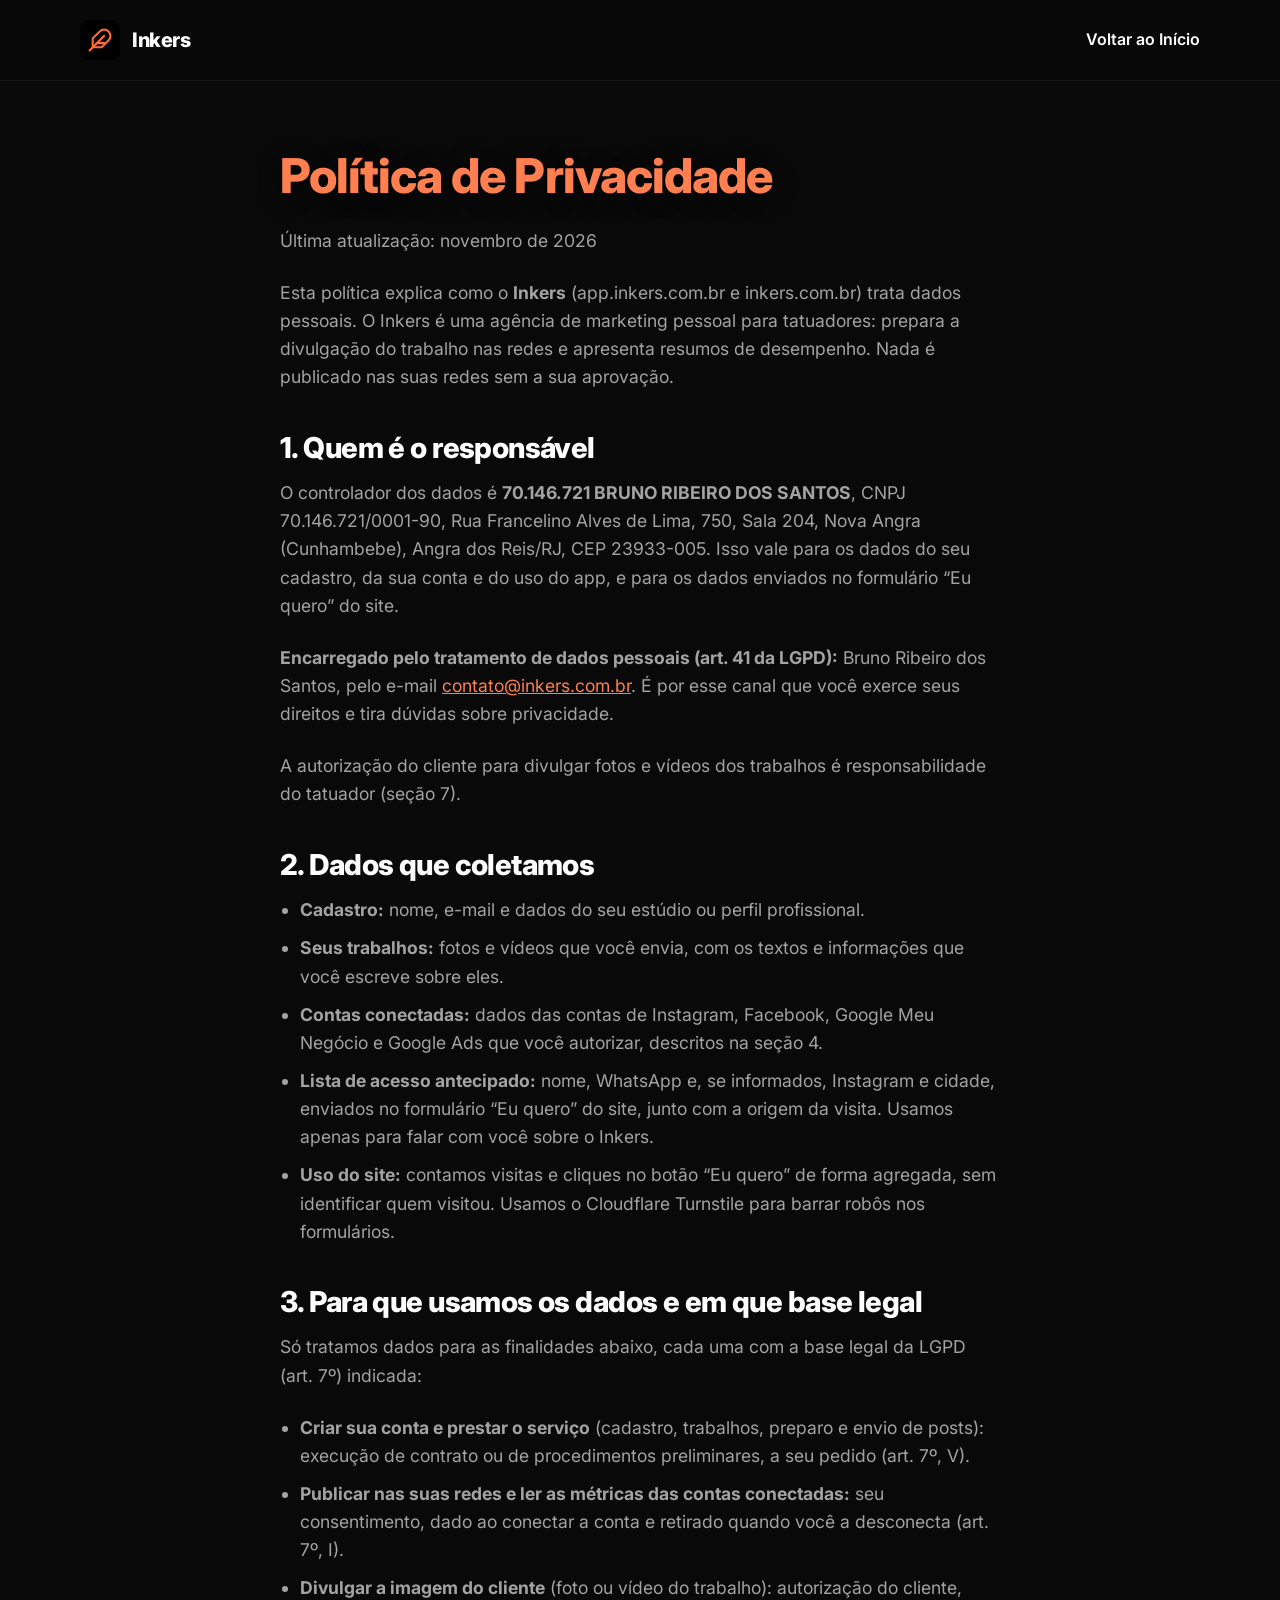
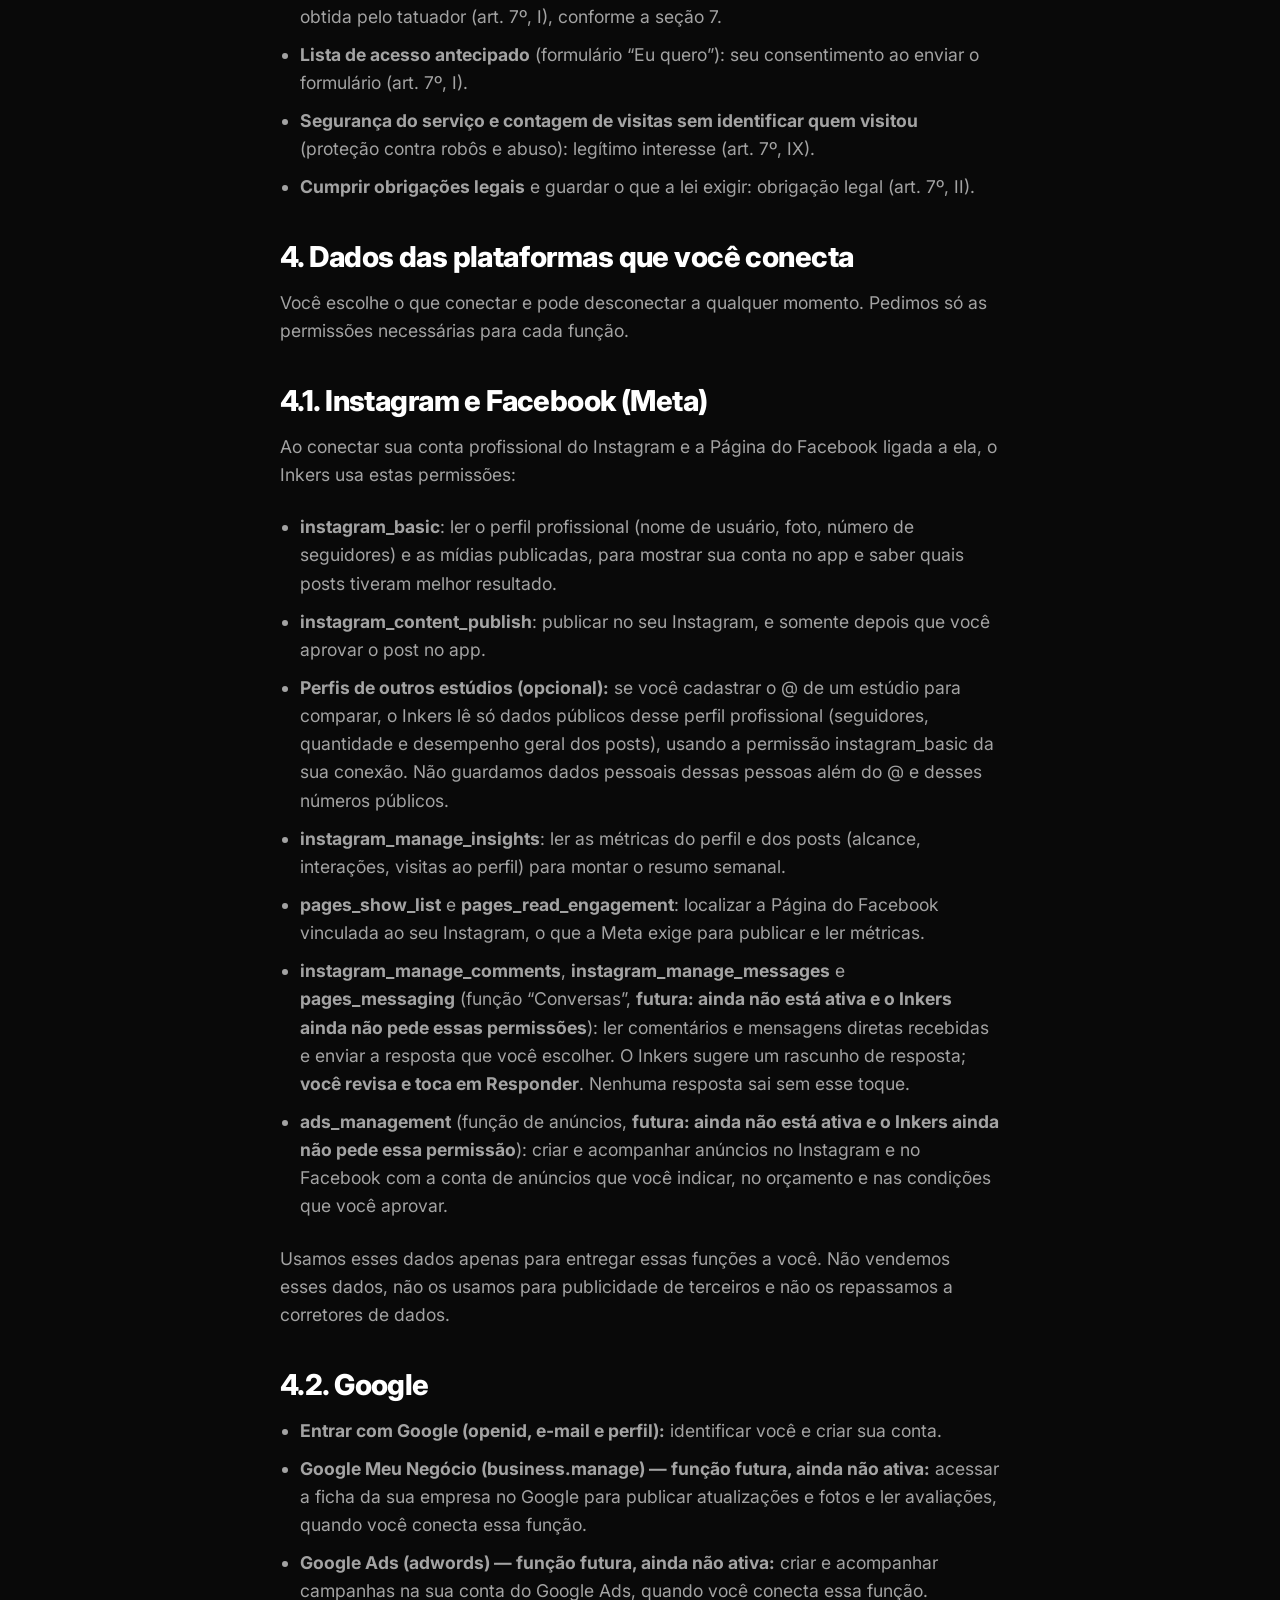
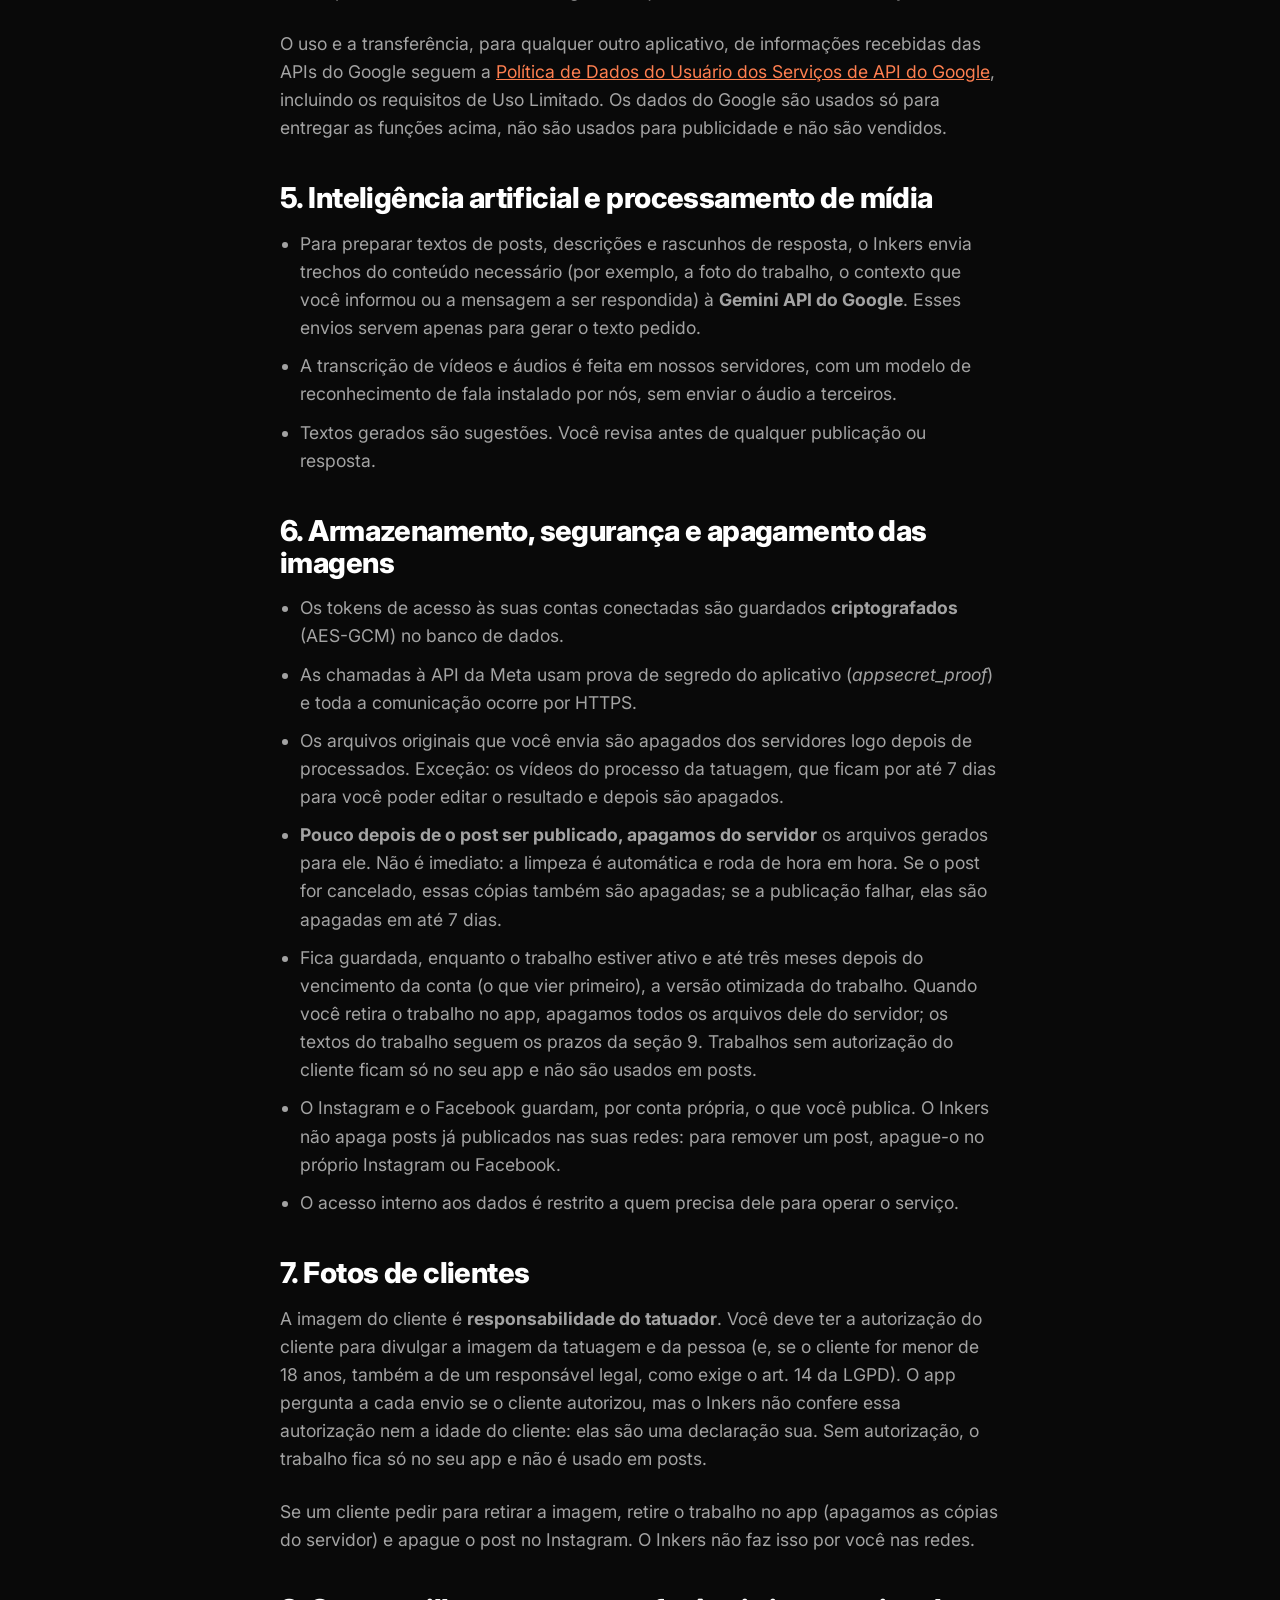
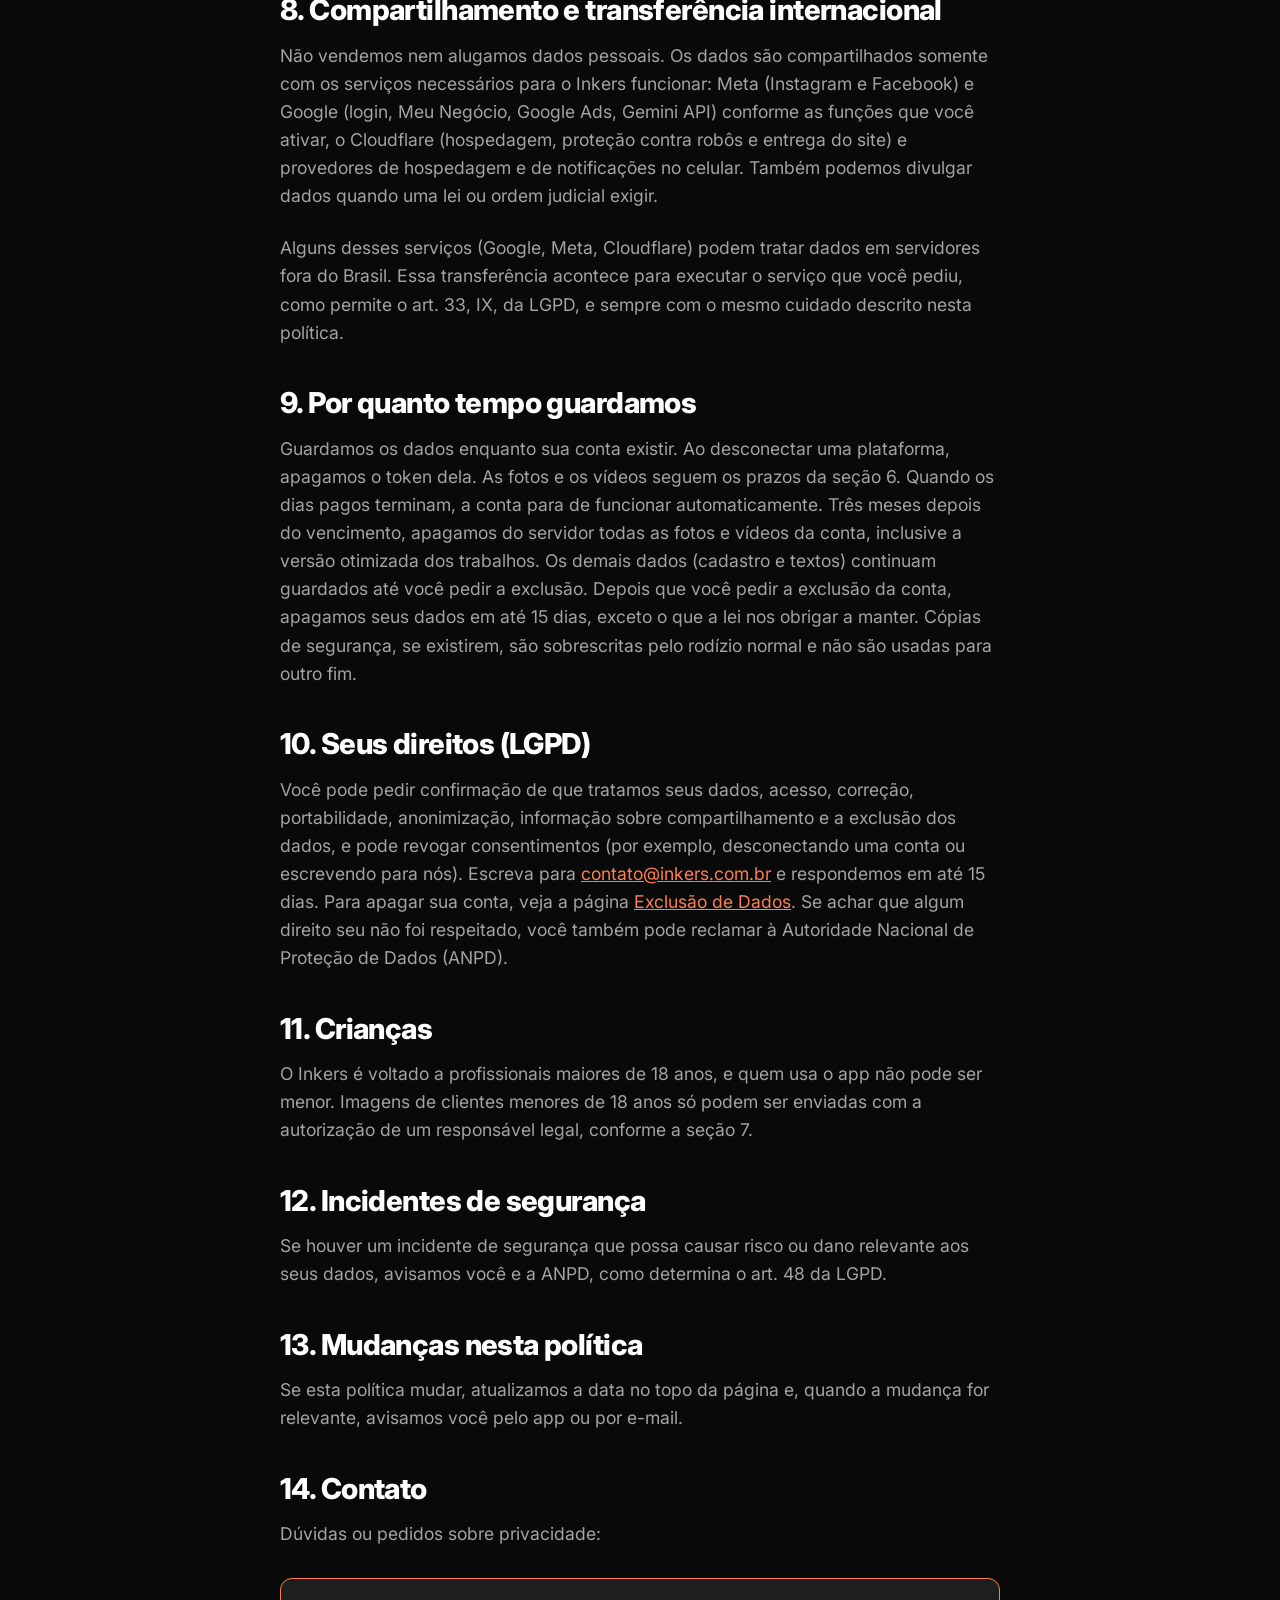
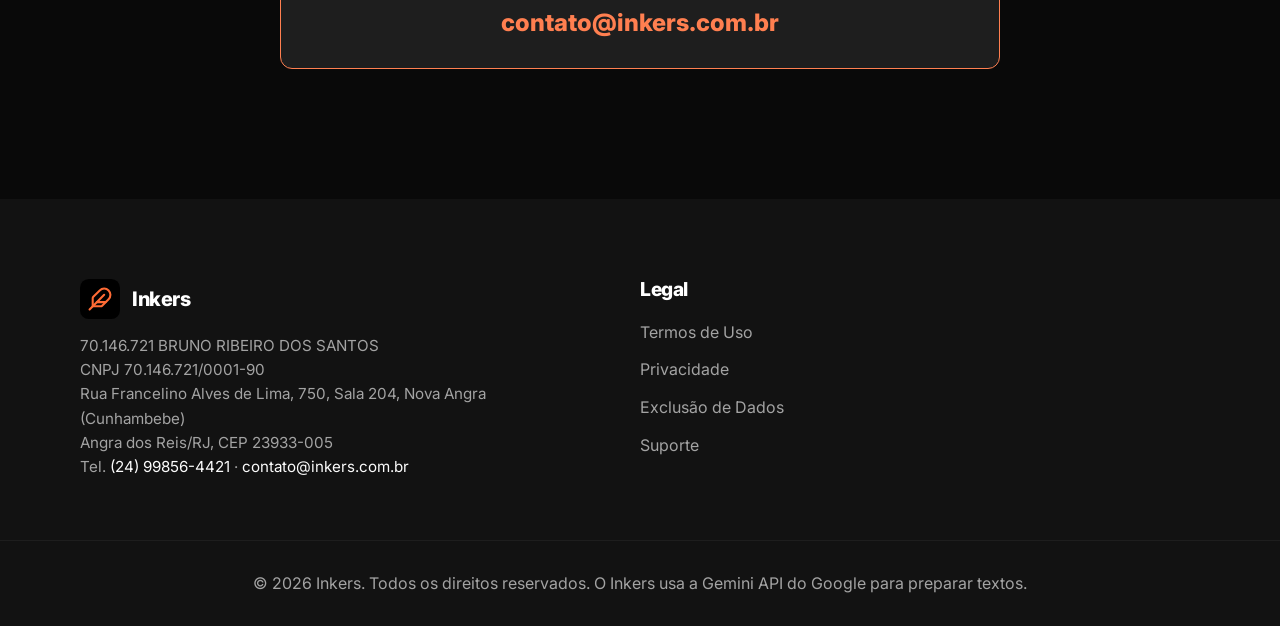
<file: politica-de-privacidade.html>
<!DOCTYPE html>
<html lang="pt-BR">
<head>
    <meta charset="UTF-8">
    <meta name="viewport" content="width=device-width, initial-scale=1.0">
    <meta name="description" content="Política de Privacidade do Inkers: quais dados do Instagram, do Facebook, do Google e das suas fotos o Inkers acessa, para quê, por quanto tempo e como pedir a exclusão.">

    <title>Política de Privacidade | Inkers</title>
    <link rel="icon" href="/favicon.ico" sizes="any">
    <link rel="icon" type="image/svg+xml" href="/assets/pena.svg">
    <link rel="icon" type="image/png" sizes="32x32" href="/assets/pena-32.png">
    <link rel="apple-touch-icon" href="/assets/pena-180.png">
    <link rel="canonical" href="https://inkers.com.br/politica-de-privacidade">

    <link rel="preconnect" href="https://fonts.googleapis.com">
    <link rel="preconnect" href="https://fonts.gstatic.com" crossorigin>
    <link href="https://fonts.googleapis.com/css2?family=Inter:wght@400..900&display=swap" rel="stylesheet" />

    <link rel="stylesheet" href="css/style.css">

    <style>
        .page-content { padding-top: 150px; padding-bottom: 100px; max-width: 800px; margin: 0 auto; }
        .page-content h1 { font-size: clamp(2rem, 5vw, 3rem); margin-bottom: 1.5rem; color: var(--accent-color); }
        .page-content h2 { font-size: 1.8rem; margin-top: 2.5rem; margin-bottom: 1rem; color: #fff; text-align: left; }
        .page-content p, .page-content ul, .page-content ol { font-size: 1.1rem; color: var(--text-muted); margin-bottom: 1.5rem; }
        .page-content ul, .page-content ol { padding-left: 20px; }
        .page-content li { margin-bottom: 10px; }
        .page-content a { color: var(--accent-color); text-decoration: underline; }
        .page-content a:hover { color: var(--accent-hover); }
        .email-box { background-color: var(--secondary-color); padding: 25px; border-radius: 12px; border: 1px solid var(--accent-color); text-align: center; margin: 30px 0; }
        .email-box a { font-size: 1.5rem; font-weight: 800; text-decoration: none; }
        .email-box p { margin-bottom: 10px; color: #fff; }
        .step-box { background-color: var(--secondary-color); padding: 20px; border-radius: 12px; border-left: 5px solid var(--accent-color); margin-bottom: 15px; }
        .step-box p { color: #f4f4f4; margin: 0; font-size: 1.1rem; }
        .step-box span { font-weight: 800; color: var(--accent-color); margin-right: 10px; }
        .empresa { font-size: .95rem; margin: 0; color: var(--text-muted); }
    </style>
</head>
<body>
    <header class="header">
        <div class="container header-inner">
            <a href="/" class="logo" aria-label="Página inicial do Inkers"><img src="/assets/pena.svg" alt="" width="40" height="40" style="height: 40px; width: 40px;"><span style="color: #fff; font-size: 1.25rem; font-weight: 800; letter-spacing: -0.5px; text-transform: none;">Inkers</span></a>
            <nav id="main-nav" class="nav" style="display: block; position: static; background: none; border: none; padding: 0; width: auto;">
                <ul style="flex-direction: row; gap: 2.5rem;"><li><a href="/">Voltar ao Início</a></li></ul>
            </nav>
        </div>
    </header>

    <main class="page-content container">
        <h1>Política de Privacidade</h1>
        <p>Última atualização: novembro de 2026</p>

        <p>Esta política explica como o <strong>Inkers</strong> (app.inkers.com.br e inkers.com.br) trata dados pessoais. O Inkers é uma agência de marketing pessoal para tatuadores: prepara a divulgação do trabalho nas redes e apresenta resumos de desempenho. Nada é publicado nas suas redes sem a sua aprovação.</p>

        <h2>1. Quem é o responsável</h2>
        <p>O controlador dos dados é <strong>70.146.721 BRUNO RIBEIRO DOS SANTOS</strong>, CNPJ 70.146.721/0001-90, Rua Francelino Alves de Lima, 750, Sala 204, Nova Angra (Cunhambebe), Angra dos Reis/RJ, CEP 23933-005. Isso vale para os dados do seu cadastro, da sua conta e do uso do app, e para os dados enviados no formulário “Eu quero” do site.</p>
        <p><strong>Encarregado pelo tratamento de dados pessoais (art. 41 da LGPD):</strong> Bruno Ribeiro dos Santos, pelo e-mail <a href="mailto:contato@inkers.com.br">contato@inkers.com.br</a>. É por esse canal que você exerce seus direitos e tira dúvidas sobre privacidade.</p>
        <p>A autorização do cliente para divulgar fotos e vídeos dos trabalhos é responsabilidade do tatuador (seção 7).</p>

        <h2>2. Dados que coletamos</h2>
        <ul>
            <li><strong>Cadastro:</strong> nome, e-mail e dados do seu estúdio ou perfil profissional.</li>
            <li><strong>Seus trabalhos:</strong> fotos e vídeos que você envia, com os textos e informações que você escreve sobre eles.</li>
            <li><strong>Contas conectadas:</strong> dados das contas de Instagram, Facebook, Google Meu Negócio e Google Ads que você autorizar, descritos na seção 4.</li>
            <li><strong>Lista de acesso antecipado:</strong> nome, WhatsApp e, se informados, Instagram e cidade, enviados no formulário “Eu quero” do site, junto com a origem da visita. Usamos apenas para falar com você sobre o Inkers.</li>
            <li><strong>Uso do site:</strong> contamos visitas e cliques no botão “Eu quero” de forma agregada, sem identificar quem visitou. Usamos o Cloudflare Turnstile para barrar robôs nos formulários.</li>
        </ul>

        <h2>3. Para que usamos os dados e em que base legal</h2>
        <p>Só tratamos dados para as finalidades abaixo, cada uma com a base legal da LGPD (art. 7º) indicada:</p>
        <ul>
            <li><strong>Criar sua conta e prestar o serviço</strong> (cadastro, trabalhos, preparo e envio de posts): execução de contrato ou de procedimentos preliminares, a seu pedido (art. 7º, V).</li>
            <li><strong>Publicar nas suas redes e ler as métricas das contas conectadas:</strong> seu consentimento, dado ao conectar a conta e retirado quando você a desconecta (art. 7º, I).</li>
            <li><strong>Divulgar a imagem do cliente</strong> (foto ou vídeo do trabalho): autorização do cliente, obtida pelo tatuador (art. 7º, I), conforme a seção 7.</li>
            <li><strong>Lista de acesso antecipado</strong> (formulário “Eu quero”): seu consentimento ao enviar o formulário (art. 7º, I).</li>
            <li><strong>Segurança do serviço e contagem de visitas sem identificar quem visitou</strong> (proteção contra robôs e abuso): legítimo interesse (art. 7º, IX).</li>
            <li><strong>Cumprir obrigações legais</strong> e guardar o que a lei exigir: obrigação legal (art. 7º, II).</li>
        </ul>

        <h2>4. Dados das plataformas que você conecta</h2>
        <p>Você escolhe o que conectar e pode desconectar a qualquer momento. Pedimos só as permissões necessárias para cada função.</p>

        <h2>4.1. Instagram e Facebook (Meta)</h2>
        <p>Ao conectar sua conta profissional do Instagram e a Página do Facebook ligada a ela, o Inkers usa estas permissões:</p>
        <ul>
            <li><strong>instagram_basic</strong>: ler o perfil profissional (nome de usuário, foto, número de seguidores) e as mídias publicadas, para mostrar sua conta no app e saber quais posts tiveram melhor resultado.</li>
            <li><strong>instagram_content_publish</strong>: publicar no seu Instagram, e somente depois que você aprovar o post no app.</li>
            <li><strong>Perfis de outros estúdios (opcional):</strong> se você cadastrar o @ de um estúdio para comparar, o Inkers lê só dados públicos desse perfil profissional (seguidores, quantidade e desempenho geral dos posts), usando a permissão instagram_basic da sua conexão. Não guardamos dados pessoais dessas pessoas além do @ e desses números públicos.</li>
            <li><strong>instagram_manage_insights</strong>: ler as métricas do perfil e dos posts (alcance, interações, visitas ao perfil) para montar o resumo semanal.</li>
            <li><strong>pages_show_list</strong> e <strong>pages_read_engagement</strong>: localizar a Página do Facebook vinculada ao seu Instagram, o que a Meta exige para publicar e ler métricas.</li>
            <li><strong>instagram_manage_comments</strong>, <strong>instagram_manage_messages</strong> e <strong>pages_messaging</strong> (função “Conversas”, <strong>futura: ainda não está ativa e o Inkers ainda não pede essas permissões</strong>): ler comentários e mensagens diretas recebidas e enviar a resposta que você escolher. O Inkers sugere um rascunho de resposta; <strong>você revisa e toca em Responder</strong>. Nenhuma resposta sai sem esse toque.</li>
            <li><strong>ads_management</strong> (função de anúncios, <strong>futura: ainda não está ativa e o Inkers ainda não pede essa permissão</strong>): criar e acompanhar anúncios no Instagram e no Facebook com a conta de anúncios que você indicar, no orçamento e nas condições que você aprovar.</li>
        </ul>
        <p>Usamos esses dados apenas para entregar essas funções a você. Não vendemos esses dados, não os usamos para publicidade de terceiros e não os repassamos a corretores de dados.</p>

        <h2>4.2. Google</h2>
        <ul>
            <li><strong>Entrar com Google (openid, e-mail e perfil):</strong> identificar você e criar sua conta.</li>
            <li><strong>Google Meu Negócio (business.manage) — função futura, ainda não ativa:</strong> acessar a ficha da sua empresa no Google para publicar atualizações e fotos e ler avaliações, quando você conecta essa função.</li>
            <li><strong>Google Ads (adwords) — função futura, ainda não ativa:</strong> criar e acompanhar campanhas na sua conta do Google Ads, quando você conecta essa função.</li>
        </ul>
        <p>O uso e a transferência, para qualquer outro aplicativo, de informações recebidas das APIs do Google seguem a <a href="https://developers.google.com/terms/api-services-user-data-policy" target="_blank" rel="noopener noreferrer">Política de Dados do Usuário dos Serviços de API do Google</a>, incluindo os requisitos de Uso Limitado. Os dados do Google são usados só para entregar as funções acima, não são usados para publicidade e não são vendidos.</p>

        <h2>5. Inteligência artificial e processamento de mídia</h2>
        <ul>
            <li>Para preparar textos de posts, descrições e rascunhos de resposta, o Inkers envia trechos do conteúdo necessário (por exemplo, a foto do trabalho, o contexto que você informou ou a mensagem a ser respondida) à <strong>Gemini API do Google</strong>. Esses envios servem apenas para gerar o texto pedido.</li>
            <li>A transcrição de vídeos e áudios é feita em nossos servidores, com um modelo de reconhecimento de fala instalado por nós, sem enviar o áudio a terceiros.</li>
            <li>Textos gerados são sugestões. Você revisa antes de qualquer publicação ou resposta.</li>
        </ul>

        <h2>6. Armazenamento, segurança e apagamento das imagens</h2>
        <ul>
            <li>Os tokens de acesso às suas contas conectadas são guardados <strong>criptografados</strong> (AES-GCM) no banco de dados.</li>
            <li>As chamadas à API da Meta usam prova de segredo do aplicativo (<em>appsecret_proof</em>) e toda a comunicação ocorre por HTTPS.</li>
            <li>Os arquivos originais que você envia são apagados dos servidores logo depois de processados. Exceção: os vídeos do processo da tatuagem, que ficam por até 7 dias para você poder editar o resultado e depois são apagados.</li>
            <li><strong>Pouco depois de o post ser publicado, apagamos do servidor</strong> os arquivos gerados para ele. Não é imediato: a limpeza é automática e roda de hora em hora. Se o post for cancelado, essas cópias também são apagadas; se a publicação falhar, elas são apagadas em até 7 dias.</li>
            <li>Fica guardada, enquanto o trabalho estiver ativo e até três meses depois do vencimento da conta (o que vier primeiro), a versão otimizada do trabalho. Quando você retira o trabalho no app, apagamos todos os arquivos dele do servidor; os textos do trabalho seguem os prazos da seção 9. Trabalhos sem autorização do cliente ficam só no seu app e não são usados em posts.</li>
            <li>O Instagram e o Facebook guardam, por conta própria, o que você publica. O Inkers não apaga posts já publicados nas suas redes: para remover um post, apague-o no próprio Instagram ou Facebook.</li>
            <li>O acesso interno aos dados é restrito a quem precisa dele para operar o serviço.</li>
        </ul>

        <h2>7. Fotos de clientes</h2>
        <p>A imagem do cliente é <strong>responsabilidade do tatuador</strong>. Você deve ter a autorização do cliente para divulgar a imagem da tatuagem e da pessoa (e, se o cliente for menor de 18 anos, também a de um responsável legal, como exige o art. 14 da LGPD). O app pergunta a cada envio se o cliente autorizou, mas o Inkers não confere essa autorização nem a idade do cliente: elas são uma declaração sua. Sem autorização, o trabalho fica só no seu app e não é usado em posts.</p>
        <p>Se um cliente pedir para retirar a imagem, retire o trabalho no app (apagamos as cópias do servidor) e apague o post no Instagram. O Inkers não faz isso por você nas redes.</p>

        <h2>8. Compartilhamento e transferência internacional</h2>
        <p>Não vendemos nem alugamos dados pessoais. Os dados são compartilhados somente com os serviços necessários para o Inkers funcionar: Meta (Instagram e Facebook) e Google (login, Meu Negócio, Google Ads, Gemini API) conforme as funções que você ativar, o Cloudflare (hospedagem, proteção contra robôs e entrega do site) e provedores de hospedagem e de notificações no celular. Também podemos divulgar dados quando uma lei ou ordem judicial exigir.</p>
        <p>Alguns desses serviços (Google, Meta, Cloudflare) podem tratar dados em servidores fora do Brasil. Essa transferência acontece para executar o serviço que você pediu, como permite o art. 33, IX, da LGPD, e sempre com o mesmo cuidado descrito nesta política.</p>

        <h2>9. Por quanto tempo guardamos</h2>
        <p>Guardamos os dados enquanto sua conta existir. Ao desconectar uma plataforma, apagamos o token dela. As fotos e os vídeos seguem os prazos da seção 6. Quando os dias pagos terminam, a conta para de funcionar automaticamente. Três meses depois do vencimento, apagamos do servidor todas as fotos e vídeos da conta, inclusive a versão otimizada dos trabalhos. Os demais dados (cadastro e textos) continuam guardados até você pedir a exclusão. Depois que você pedir a exclusão da conta, apagamos seus dados em até 15 dias, exceto o que a lei nos obrigar a manter. Cópias de segurança, se existirem, são sobrescritas pelo rodízio normal e não são usadas para outro fim.</p>

        <h2>10. Seus direitos (LGPD)</h2>
        <p>Você pode pedir confirmação de que tratamos seus dados, acesso, correção, portabilidade, anonimização, informação sobre compartilhamento e a exclusão dos dados, e pode revogar consentimentos (por exemplo, desconectando uma conta ou escrevendo para nós). Escreva para <a href="mailto:contato@inkers.com.br">contato@inkers.com.br</a> e respondemos em até 15 dias. Para apagar sua conta, veja a página <a href="/exclusao-de-dados">Exclusão de Dados</a>. Se achar que algum direito seu não foi respeitado, você também pode reclamar à Autoridade Nacional de Proteção de Dados (ANPD).</p>

        <h2>11. Crianças</h2>
        <p>O Inkers é voltado a profissionais maiores de 18 anos, e quem usa o app não pode ser menor. Imagens de clientes menores de 18 anos só podem ser enviadas com a autorização de um responsável legal, conforme a seção 7.</p>

        <h2>12. Incidentes de segurança</h2>
        <p>Se houver um incidente de segurança que possa causar risco ou dano relevante aos seus dados, avisamos você e a ANPD, como determina o art. 48 da LGPD.</p>

        <h2>13. Mudanças nesta política</h2>
        <p>Se esta política mudar, atualizamos a data no topo da página e, quando a mudança for relevante, avisamos você pelo app ou por e-mail.</p>

        <h2>14. Contato</h2>
        <p>Dúvidas ou pedidos sobre privacidade:</p>
        <div class="email-box"><a href="mailto:contato@inkers.com.br">contato@inkers.com.br</a></div>
    </main>

    <footer id="contato" class="footer">
        <div class="container footer-content">
            <div class="footer-info">
                <a href="/" class="logo" aria-label="Página inicial do Inkers"><img src="/assets/pena.svg" alt="" width="40" height="40" style="height: 40px; width: 40px;"><span style="color: #fff; font-size: 1.25rem; font-weight: 800; letter-spacing: -0.5px; text-transform: none;">Inkers</span></a>
                <p class="empresa">70.146.721 BRUNO RIBEIRO DOS SANTOS<br>CNPJ 70.146.721/0001-90<br>Rua Francelino Alves de Lima, 750, Sala 204, Nova Angra (Cunhambebe)<br>Angra dos Reis/RJ, CEP 23933-005<br>Tel. <a href="tel:+5524998564421">(24) 99856-4421</a> · <a href="mailto:contato@inkers.com.br">contato@inkers.com.br</a></p>
            </div>
            <div class="footer-links">
                <h4>Legal</h4>
                <ul>
                    <li><a href="/termos-de-uso">Termos de Uso</a></li>
                    <li><a href="/politica-de-privacidade">Privacidade</a></li>
                    <li><a href="/exclusao-de-dados">Exclusão de Dados</a></li>
                    <li><a href="/suporte">Suporte</a></li>
                </ul>
            </div>
        </div>
        <div class="footer-bottom">
            <p>&copy; 2026 Inkers. Todos os direitos reservados. O Inkers usa a Gemini API do Google para preparar textos.</p>
        </div>
    </footer>
</body>
</html>
</file>
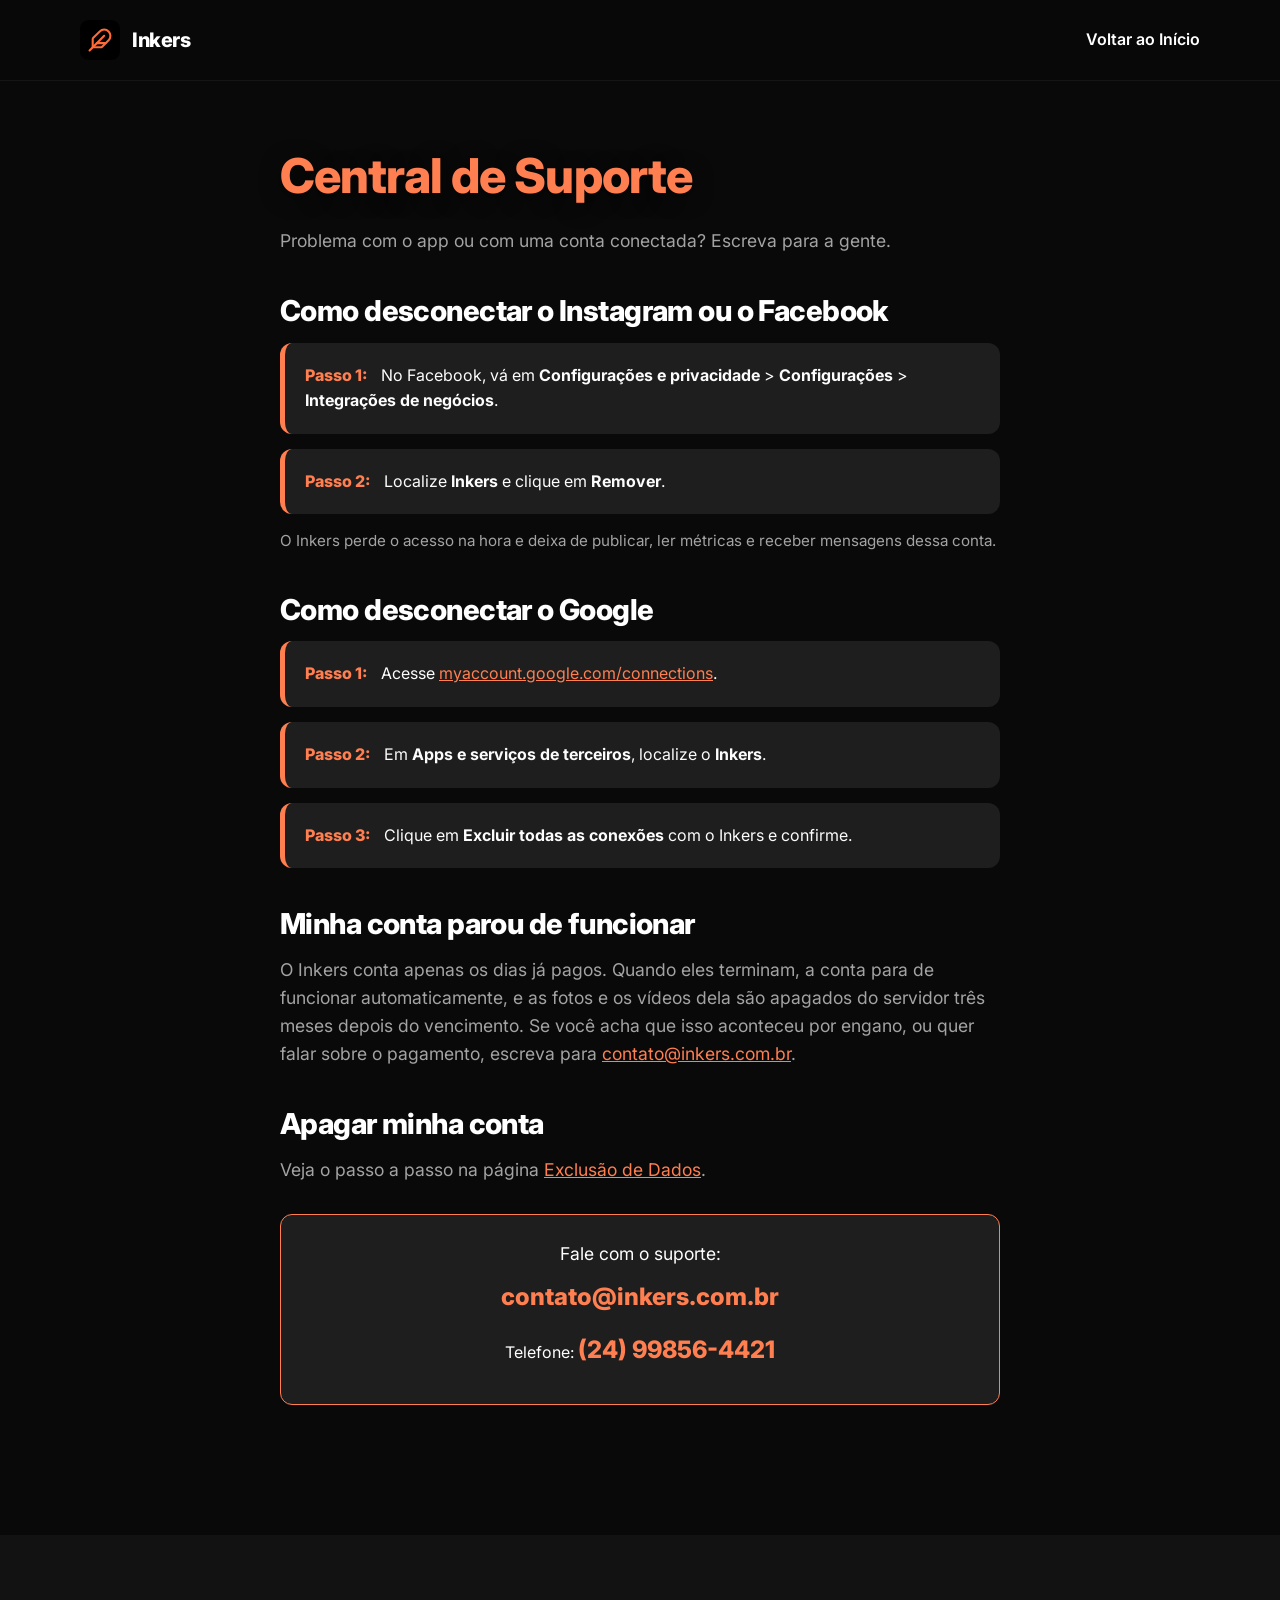
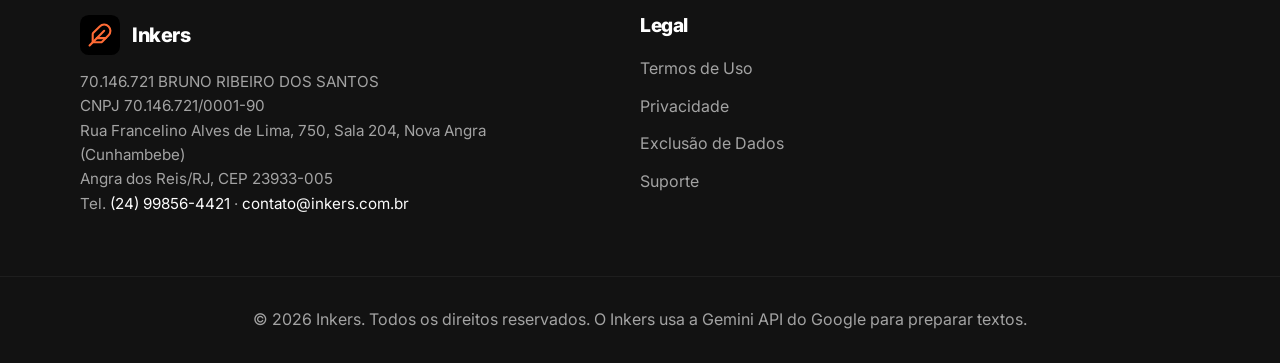
<file: suporte.html>
<!DOCTYPE html>
<html lang="pt-BR">
<head>
    <meta charset="UTF-8">
    <meta name="viewport" content="width=device-width, initial-scale=1.0">
    <meta name="description" content="Central de suporte do Inkers: como falar com a gente e como desconectar Instagram, Facebook e Google.">

    <title>Suporte | Inkers</title>
    <link rel="icon" href="/favicon.ico" sizes="any">
    <link rel="icon" type="image/svg+xml" href="/assets/pena.svg">
    <link rel="icon" type="image/png" sizes="32x32" href="/assets/pena-32.png">
    <link rel="apple-touch-icon" href="/assets/pena-180.png">
    <link rel="canonical" href="https://inkers.com.br/suporte">

    <link rel="preconnect" href="https://fonts.googleapis.com">
    <link rel="preconnect" href="https://fonts.gstatic.com" crossorigin>
    <link href="https://fonts.googleapis.com/css2?family=Inter:wght@400..900&display=swap" rel="stylesheet" />

    <link rel="stylesheet" href="css/style.css">

    <style>
        .page-content { padding-top: 150px; padding-bottom: 100px; max-width: 800px; margin: 0 auto; }
        .page-content h1 { font-size: clamp(2rem, 5vw, 3rem); margin-bottom: 1.5rem; color: var(--accent-color); }
        .page-content h2 { font-size: 1.8rem; margin-top: 2.5rem; margin-bottom: 1rem; color: #fff; text-align: left; }
        .page-content p, .page-content ul, .page-content ol { font-size: 1.1rem; color: var(--text-muted); margin-bottom: 1.5rem; }
        .page-content ul, .page-content ol { padding-left: 20px; }
        .page-content li { margin-bottom: 10px; }
        .page-content a { color: var(--accent-color); text-decoration: underline; }
        .page-content a:hover { color: var(--accent-hover); }
        .email-box { background-color: var(--secondary-color); padding: 25px; border-radius: 12px; border: 1px solid var(--accent-color); text-align: center; margin: 30px 0; }
        .email-box a { font-size: 1.5rem; font-weight: 800; text-decoration: none; }
        .email-box p { margin-bottom: 10px; color: #fff; }
        .step-box { background-color: var(--secondary-color); padding: 20px; border-radius: 12px; border-left: 5px solid var(--accent-color); margin-bottom: 15px; }
        .step-box p { color: #f4f4f4; margin: 0; font-size: 1.1rem; }
        .step-box span { font-weight: 800; color: var(--accent-color); margin-right: 10px; }
        .empresa { font-size: .95rem; margin: 0; color: var(--text-muted); }
    </style>
</head>
<body>
    <header class="header">
        <div class="container header-inner">
            <a href="/" class="logo" aria-label="Página inicial do Inkers"><img src="/assets/pena.svg" alt="" width="40" height="40" style="height: 40px; width: 40px;"><span style="color: #fff; font-size: 1.25rem; font-weight: 800; letter-spacing: -0.5px; text-transform: none;">Inkers</span></a>
            <nav id="main-nav" class="nav" style="display: block; position: static; background: none; border: none; padding: 0; width: auto;">
                <ul style="flex-direction: row; gap: 2.5rem;"><li><a href="/">Voltar ao Início</a></li></ul>
            </nav>
        </div>
    </header>

    <main class="page-content container">
        <h1>Central de Suporte</h1>
        <p>Problema com o app ou com uma conta conectada? Escreva para a gente.</p>

        <h2>Como desconectar o Instagram ou o Facebook</h2>
        <div class="step-box"><span>Passo 1:</span> No Facebook, vá em <b>Configurações e privacidade</b> &gt; <b>Configurações</b> &gt; <b>Integrações de negócios</b>.</div>
        <div class="step-box"><span>Passo 2:</span> Localize <b>Inkers</b> e clique em <b>Remover</b>.</div>
        <p style="font-size: 0.95rem;">O Inkers perde o acesso na hora e deixa de publicar, ler métricas e receber mensagens dessa conta.</p>

        <h2>Como desconectar o Google</h2>
        <div class="step-box"><span>Passo 1:</span> Acesse <a href="https://myaccount.google.com/connections" target="_blank" rel="noopener noreferrer">myaccount.google.com/connections</a>.</div>
        <div class="step-box"><span>Passo 2:</span> Em <b>Apps e serviços de terceiros</b>, localize o <b>Inkers</b>.</div>
        <div class="step-box"><span>Passo 3:</span> Clique em <b>Excluir todas as conexões</b> com o Inkers e confirme.</div>

        <h2>Minha conta parou de funcionar</h2>
        <p>O Inkers conta apenas os dias já pagos. Quando eles terminam, a conta para de funcionar automaticamente, e as fotos e os vídeos dela são apagados do servidor três meses depois do vencimento. Se você acha que isso aconteceu por engano, ou quer falar sobre o pagamento, escreva para <a href="mailto:contato@inkers.com.br">contato@inkers.com.br</a>.</p>

        <h2>Apagar minha conta</h2>
        <p>Veja o passo a passo na página <a href="/exclusao-de-dados">Exclusão de Dados</a>.</p>

        <div class="email-box">
            <p>Fale com o suporte:</p>
            <a href="mailto:contato@inkers.com.br">contato@inkers.com.br</a>
            <p style="margin-top: 14px; font-size: 1rem;">Telefone: <a href="tel:+5524998564421">(24) 99856-4421</a></p>
        </div>
    </main>

    <footer id="contato" class="footer">
        <div class="container footer-content">
            <div class="footer-info">
                <a href="/" class="logo" aria-label="Página inicial do Inkers"><img src="/assets/pena.svg" alt="" width="40" height="40" style="height: 40px; width: 40px;"><span style="color: #fff; font-size: 1.25rem; font-weight: 800; letter-spacing: -0.5px; text-transform: none;">Inkers</span></a>
                <p class="empresa">70.146.721 BRUNO RIBEIRO DOS SANTOS<br>CNPJ 70.146.721/0001-90<br>Rua Francelino Alves de Lima, 750, Sala 204, Nova Angra (Cunhambebe)<br>Angra dos Reis/RJ, CEP 23933-005<br>Tel. <a href="tel:+5524998564421">(24) 99856-4421</a> · <a href="mailto:contato@inkers.com.br">contato@inkers.com.br</a></p>
            </div>
            <div class="footer-links">
                <h4>Legal</h4>
                <ul>
                    <li><a href="/termos-de-uso">Termos de Uso</a></li>
                    <li><a href="/politica-de-privacidade">Privacidade</a></li>
                    <li><a href="/exclusao-de-dados">Exclusão de Dados</a></li>
                    <li><a href="/suporte">Suporte</a></li>
                </ul>
            </div>
        </div>
        <div class="footer-bottom">
            <p>&copy; 2026 Inkers. Todos os direitos reservados. O Inkers usa a Gemini API do Google para preparar textos.</p>
        </div>
    </footer>
</body>
</html>
</file>
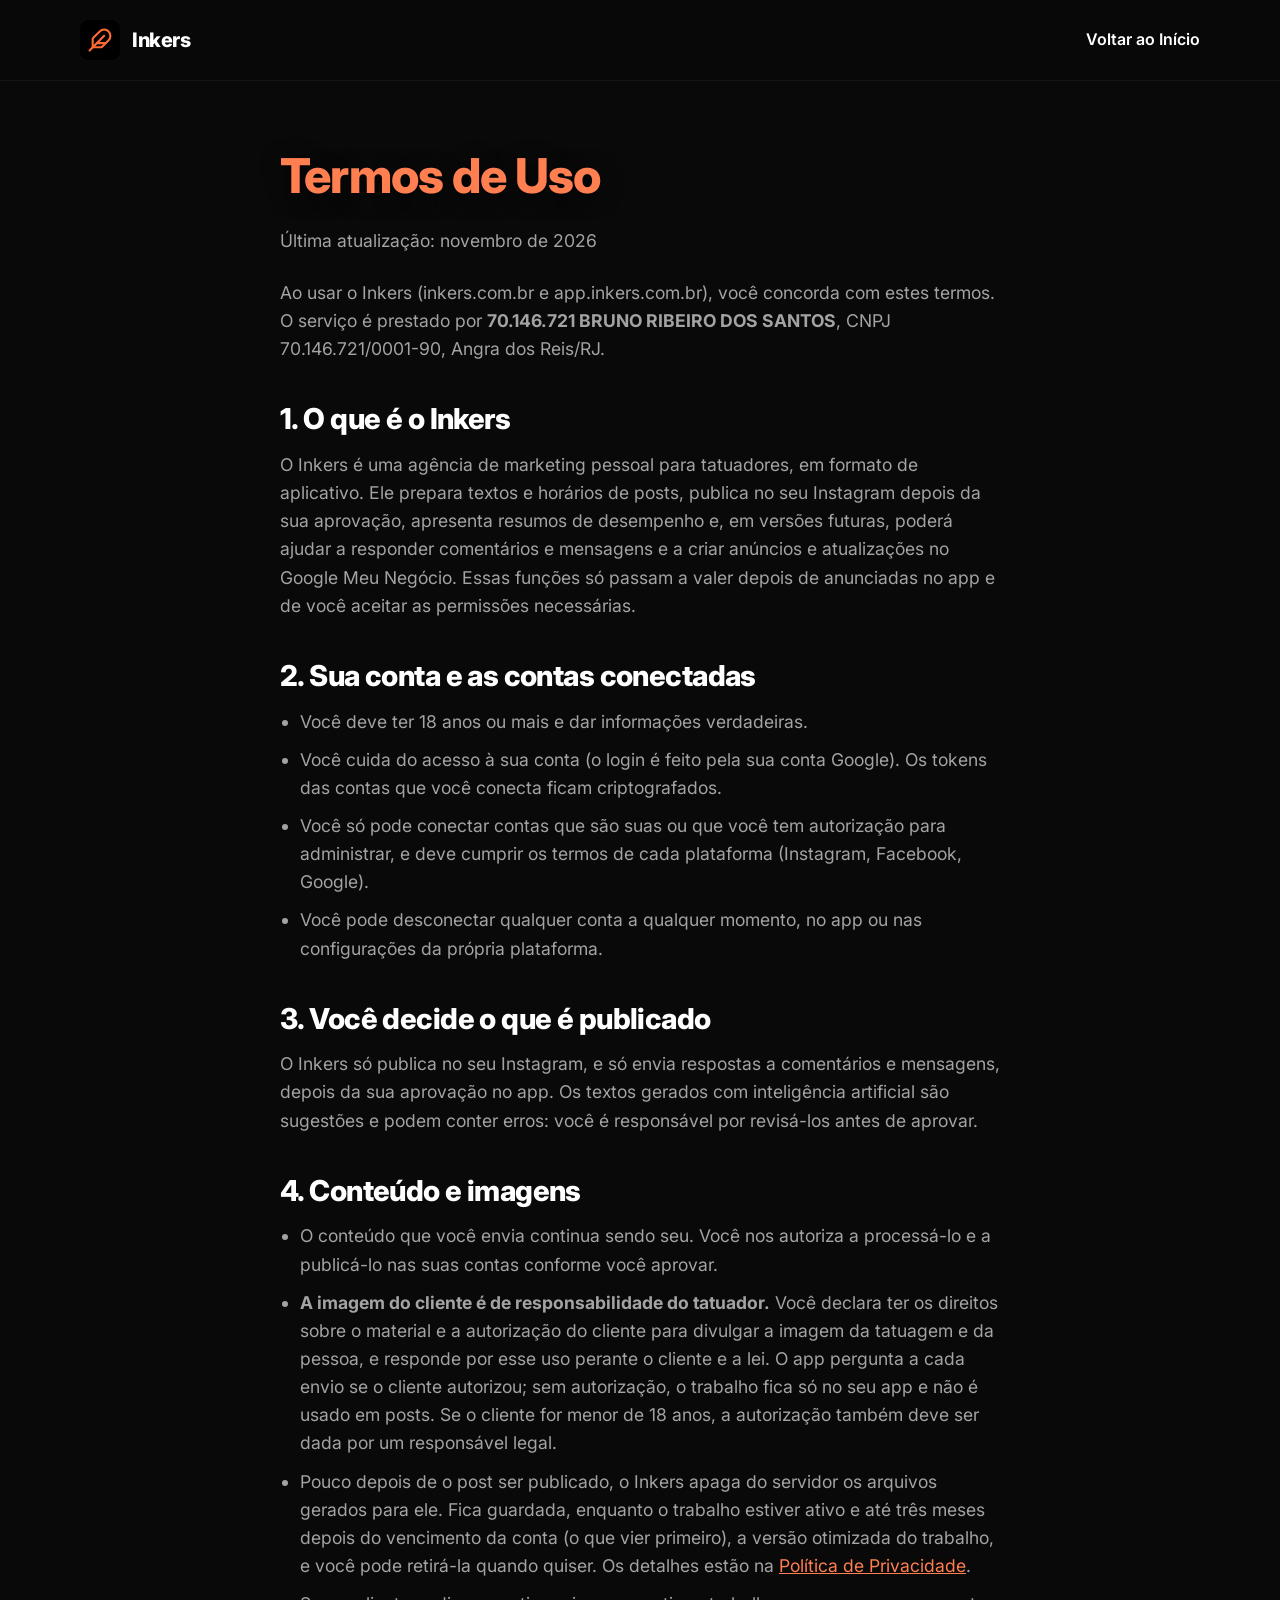
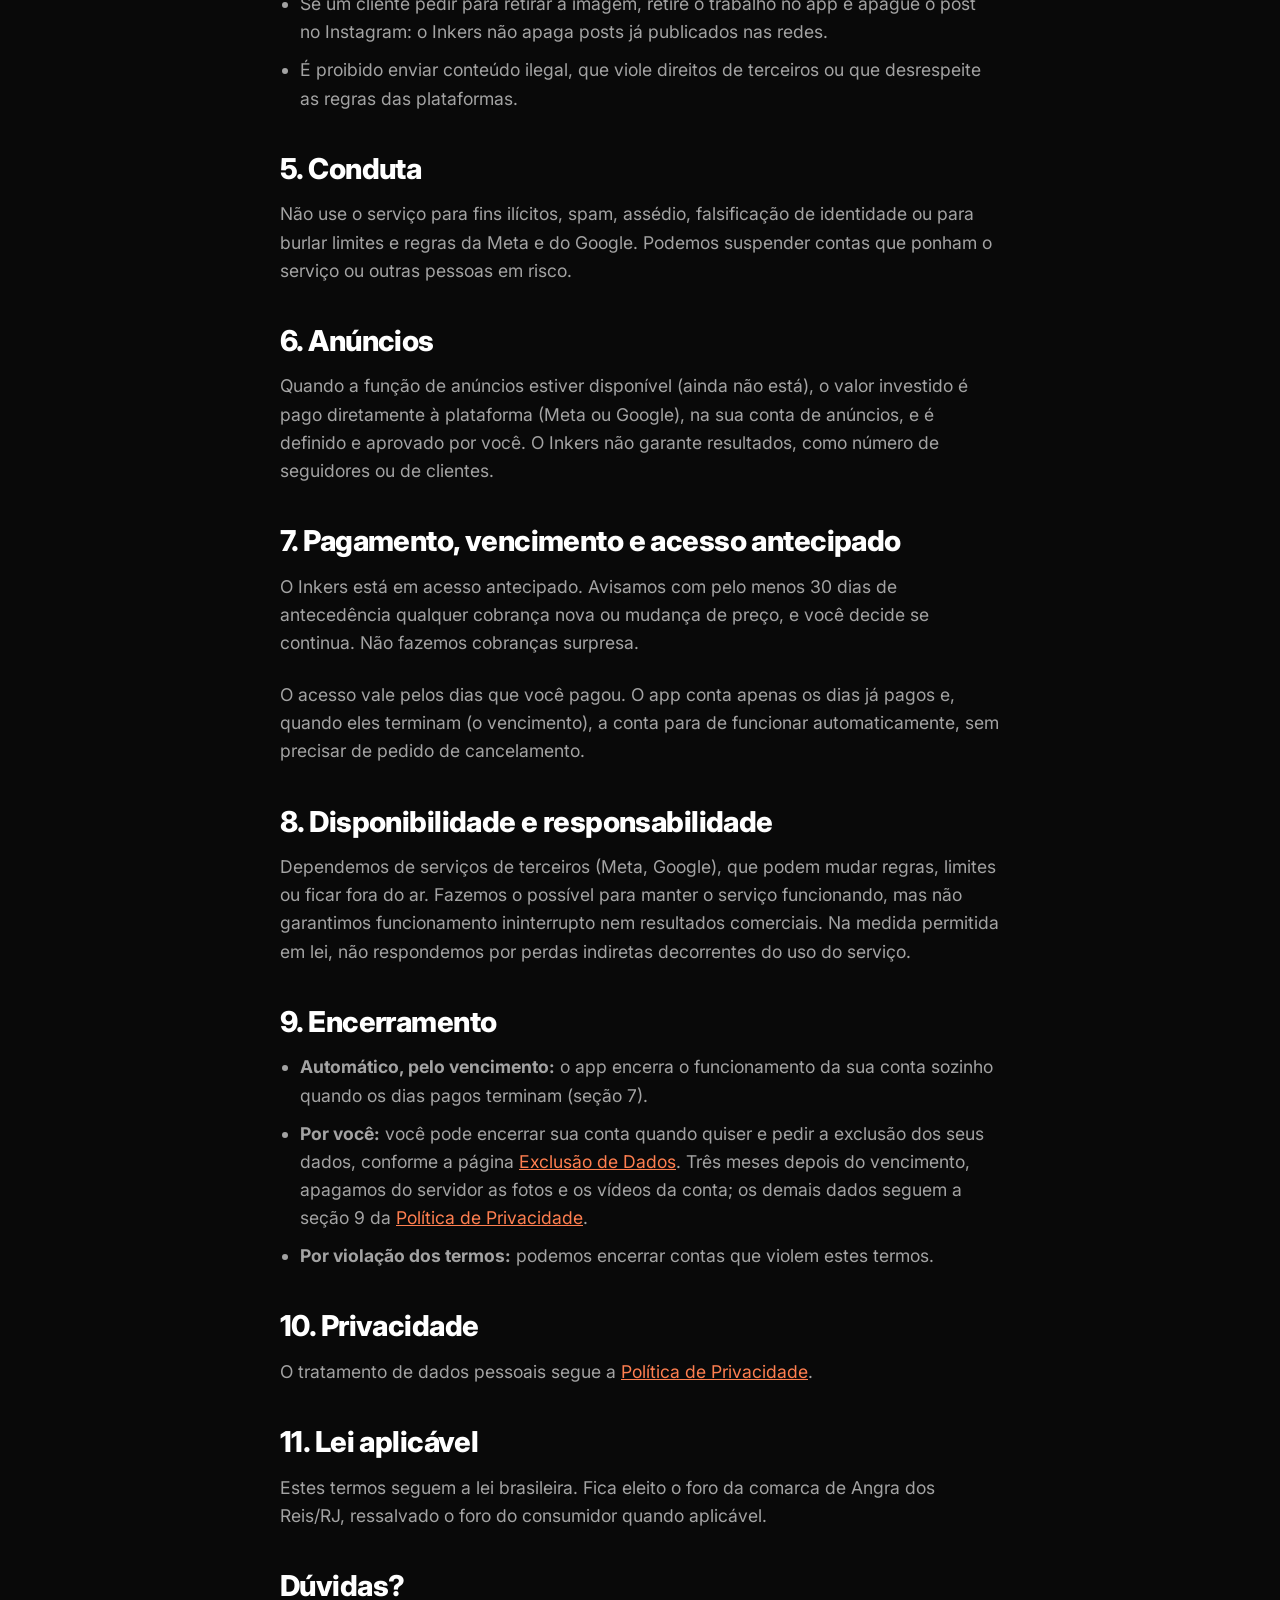
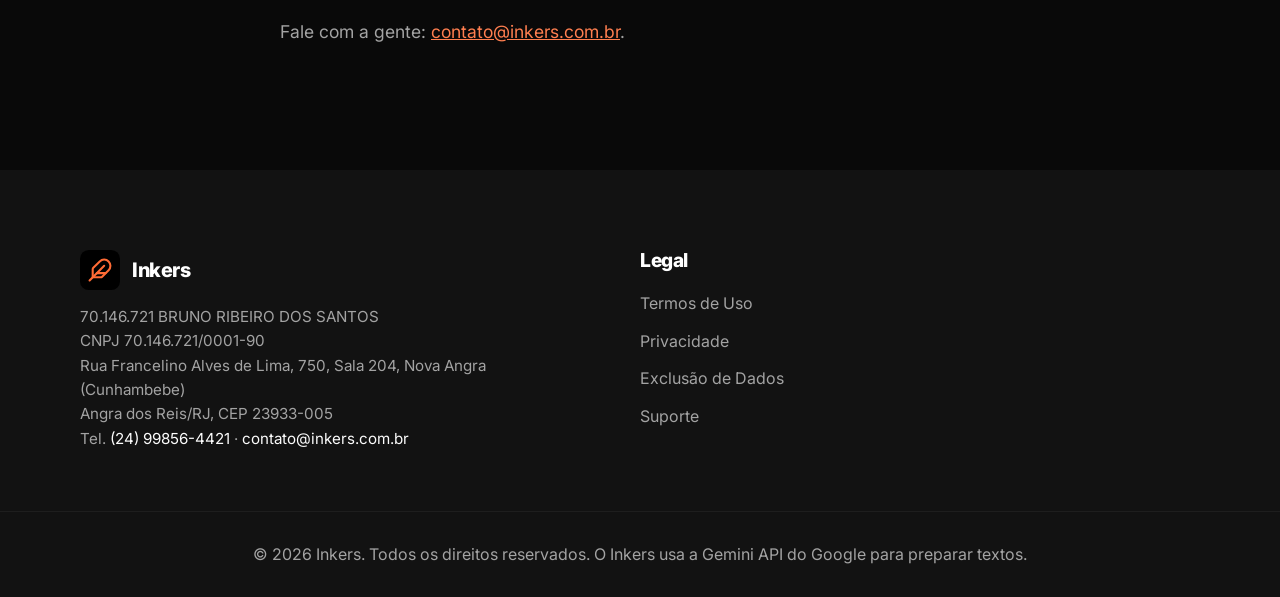
<file: termos-de-uso.html>
<!DOCTYPE html>
<html lang="pt-BR">
<head>
    <meta charset="UTF-8">
    <meta name="viewport" content="width=device-width, initial-scale=1.0">
    <meta name="description" content="Termos de Uso do Inkers, a agência de marketing pessoal para tatuadores.">

    <title>Termos de Uso | Inkers</title>
    <link rel="icon" href="/favicon.ico" sizes="any">
    <link rel="icon" type="image/svg+xml" href="/assets/pena.svg">
    <link rel="icon" type="image/png" sizes="32x32" href="/assets/pena-32.png">
    <link rel="apple-touch-icon" href="/assets/pena-180.png">
    <link rel="canonical" href="https://inkers.com.br/termos-de-uso">

    <link rel="preconnect" href="https://fonts.googleapis.com">
    <link rel="preconnect" href="https://fonts.gstatic.com" crossorigin>
    <link href="https://fonts.googleapis.com/css2?family=Inter:wght@400..900&display=swap" rel="stylesheet" />

    <link rel="stylesheet" href="css/style.css">

    <style>
        .page-content { padding-top: 150px; padding-bottom: 100px; max-width: 800px; margin: 0 auto; }
        .page-content h1 { font-size: clamp(2rem, 5vw, 3rem); margin-bottom: 1.5rem; color: var(--accent-color); }
        .page-content h2 { font-size: 1.8rem; margin-top: 2.5rem; margin-bottom: 1rem; color: #fff; text-align: left; }
        .page-content p, .page-content ul, .page-content ol { font-size: 1.1rem; color: var(--text-muted); margin-bottom: 1.5rem; }
        .page-content ul, .page-content ol { padding-left: 20px; }
        .page-content li { margin-bottom: 10px; }
        .page-content a { color: var(--accent-color); text-decoration: underline; }
        .page-content a:hover { color: var(--accent-hover); }
        .email-box { background-color: var(--secondary-color); padding: 25px; border-radius: 12px; border: 1px solid var(--accent-color); text-align: center; margin: 30px 0; }
        .email-box a { font-size: 1.5rem; font-weight: 800; text-decoration: none; }
        .email-box p { margin-bottom: 10px; color: #fff; }
        .step-box { background-color: var(--secondary-color); padding: 20px; border-radius: 12px; border-left: 5px solid var(--accent-color); margin-bottom: 15px; }
        .step-box p { color: #f4f4f4; margin: 0; font-size: 1.1rem; }
        .step-box span { font-weight: 800; color: var(--accent-color); margin-right: 10px; }
        .empresa { font-size: .95rem; margin: 0; color: var(--text-muted); }
    </style>
</head>
<body>
    <header class="header">
        <div class="container header-inner">
            <a href="/" class="logo" aria-label="Página inicial do Inkers"><img src="/assets/pena.svg" alt="" width="40" height="40" style="height: 40px; width: 40px;"><span style="color: #fff; font-size: 1.25rem; font-weight: 800; letter-spacing: -0.5px; text-transform: none;">Inkers</span></a>
            <nav id="main-nav" class="nav" style="display: block; position: static; background: none; border: none; padding: 0; width: auto;">
                <ul style="flex-direction: row; gap: 2.5rem;"><li><a href="/">Voltar ao Início</a></li></ul>
            </nav>
        </div>
    </header>

    <main class="page-content container">
        <h1>Termos de Uso</h1>
        <p>Última atualização: novembro de 2026</p>
        <p>Ao usar o Inkers (inkers.com.br e app.inkers.com.br), você concorda com estes termos. O serviço é prestado por <strong>70.146.721 BRUNO RIBEIRO DOS SANTOS</strong>, CNPJ 70.146.721/0001-90, Angra dos Reis/RJ.</p>

        <h2>1. O que é o Inkers</h2>
        <p>O Inkers é uma agência de marketing pessoal para tatuadores, em formato de aplicativo. Ele prepara textos e horários de posts, publica no seu Instagram depois da sua aprovação, apresenta resumos de desempenho e, em versões futuras, poderá ajudar a responder comentários e mensagens e a criar anúncios e atualizações no Google Meu Negócio. Essas funções só passam a valer depois de anunciadas no app e de você aceitar as permissões necessárias.</p>

        <h2>2. Sua conta e as contas conectadas</h2>
        <ul>
            <li>Você deve ter 18 anos ou mais e dar informações verdadeiras.</li>
            <li>Você cuida do acesso à sua conta (o login é feito pela sua conta Google). Os tokens das contas que você conecta ficam criptografados.</li>
            <li>Você só pode conectar contas que são suas ou que você tem autorização para administrar, e deve cumprir os termos de cada plataforma (Instagram, Facebook, Google).</li>
            <li>Você pode desconectar qualquer conta a qualquer momento, no app ou nas configurações da própria plataforma.</li>
        </ul>

        <h2>3. Você decide o que é publicado</h2>
        <p>O Inkers só publica no seu Instagram, e só envia respostas a comentários e mensagens, depois da sua aprovação no app. Os textos gerados com inteligência artificial são sugestões e podem conter erros: você é responsável por revisá-los antes de aprovar.</p>

        <h2>4. Conteúdo e imagens</h2>
        <ul>
            <li>O conteúdo que você envia continua sendo seu. Você nos autoriza a processá-lo e a publicá-lo nas suas contas conforme você aprovar.</li>
            <li><strong>A imagem do cliente é de responsabilidade do tatuador.</strong> Você declara ter os direitos sobre o material e a autorização do cliente para divulgar a imagem da tatuagem e da pessoa, e responde por esse uso perante o cliente e a lei. O app pergunta a cada envio se o cliente autorizou; sem autorização, o trabalho fica só no seu app e não é usado em posts. Se o cliente for menor de 18 anos, a autorização também deve ser dada por um responsável legal.</li>
            <li>Pouco depois de o post ser publicado, o Inkers apaga do servidor os arquivos gerados para ele. Fica guardada, enquanto o trabalho estiver ativo e até três meses depois do vencimento da conta (o que vier primeiro), a versão otimizada do trabalho, e você pode retirá-la quando quiser. Os detalhes estão na <a href="/politica-de-privacidade">Política de Privacidade</a>.</li>
            <li>Se um cliente pedir para retirar a imagem, retire o trabalho no app e apague o post no Instagram: o Inkers não apaga posts já publicados nas redes.</li>
            <li>É proibido enviar conteúdo ilegal, que viole direitos de terceiros ou que desrespeite as regras das plataformas.</li>
        </ul>

        <h2>5. Conduta</h2>
        <p>Não use o serviço para fins ilícitos, spam, assédio, falsificação de identidade ou para burlar limites e regras da Meta e do Google. Podemos suspender contas que ponham o serviço ou outras pessoas em risco.</p>

        <h2>6. Anúncios</h2>
        <p>Quando a função de anúncios estiver disponível (ainda não está), o valor investido é pago diretamente à plataforma (Meta ou Google), na sua conta de anúncios, e é definido e aprovado por você. O Inkers não garante resultados, como número de seguidores ou de clientes.</p>

        <h2>7. Pagamento, vencimento e acesso antecipado</h2>
        <p>O Inkers está em acesso antecipado. Avisamos com pelo menos 30 dias de antecedência qualquer cobrança nova ou mudança de preço, e você decide se continua. Não fazemos cobranças surpresa.</p>
        <p>O acesso vale pelos dias que você pagou. O app conta apenas os dias já pagos e, quando eles terminam (o vencimento), a conta para de funcionar automaticamente, sem precisar de pedido de cancelamento.</p>

        <h2>8. Disponibilidade e responsabilidade</h2>
        <p>Dependemos de serviços de terceiros (Meta, Google), que podem mudar regras, limites ou ficar fora do ar. Fazemos o possível para manter o serviço funcionando, mas não garantimos funcionamento ininterrupto nem resultados comerciais. Na medida permitida em lei, não respondemos por perdas indiretas decorrentes do uso do serviço.</p>

        <h2>9. Encerramento</h2>
        <ul>
            <li><strong>Automático, pelo vencimento:</strong> o app encerra o funcionamento da sua conta sozinho quando os dias pagos terminam (seção 7).</li>
            <li><strong>Por você:</strong> você pode encerrar sua conta quando quiser e pedir a exclusão dos seus dados, conforme a página <a href="/exclusao-de-dados">Exclusão de Dados</a>. Três meses depois do vencimento, apagamos do servidor as fotos e os vídeos da conta; os demais dados seguem a seção 9 da <a href="/politica-de-privacidade">Política de Privacidade</a>.</li>
            <li><strong>Por violação dos termos:</strong> podemos encerrar contas que violem estes termos.</li>
        </ul>

        <h2>10. Privacidade</h2>
        <p>O tratamento de dados pessoais segue a <a href="/politica-de-privacidade">Política de Privacidade</a>.</p>

        <h2>11. Lei aplicável</h2>
        <p>Estes termos seguem a lei brasileira. Fica eleito o foro da comarca de Angra dos Reis/RJ, ressalvado o foro do consumidor quando aplicável.</p>

        <h2>Dúvidas?</h2>
        <p>Fale com a gente: <a href="mailto:contato@inkers.com.br">contato@inkers.com.br</a>.</p>
    </main>

    <footer id="contato" class="footer">
        <div class="container footer-content">
            <div class="footer-info">
                <a href="/" class="logo" aria-label="Página inicial do Inkers"><img src="/assets/pena.svg" alt="" width="40" height="40" style="height: 40px; width: 40px;"><span style="color: #fff; font-size: 1.25rem; font-weight: 800; letter-spacing: -0.5px; text-transform: none;">Inkers</span></a>
                <p class="empresa">70.146.721 BRUNO RIBEIRO DOS SANTOS<br>CNPJ 70.146.721/0001-90<br>Rua Francelino Alves de Lima, 750, Sala 204, Nova Angra (Cunhambebe)<br>Angra dos Reis/RJ, CEP 23933-005<br>Tel. <a href="tel:+5524998564421">(24) 99856-4421</a> · <a href="mailto:contato@inkers.com.br">contato@inkers.com.br</a></p>
            </div>
            <div class="footer-links">
                <h4>Legal</h4>
                <ul>
                    <li><a href="/termos-de-uso">Termos de Uso</a></li>
                    <li><a href="/politica-de-privacidade">Privacidade</a></li>
                    <li><a href="/exclusao-de-dados">Exclusão de Dados</a></li>
                    <li><a href="/suporte">Suporte</a></li>
                </ul>
            </div>
        </div>
        <div class="footer-bottom">
            <p>&copy; 2026 Inkers. Todos os direitos reservados. O Inkers usa a Gemini API do Google para preparar textos.</p>
        </div>
    </footer>
</body>
</html>
</file>
<file: css/style.css>
/* ==========================================================================
   CSS Variables & Reset (Mobile First)
   ========================================================================== */
   :root {
    --primary-color: #121212;
    --secondary-color: #1e1e1e;
    --card-bg: #272727;
    --accent-color: #FF7F50;
    --accent-hover: #e26f45;
    --accent-glow: rgba(255, 127, 80, 0.4);
    --text-main: #fcfcfc;
    --text-muted: #a3a3a3;
    --bg-dark: #090909;
    --danger: #cf222e;
    
    --font-heading: 'Inter', system-ui, sans-serif;
    --font-body: 'Inter', system-ui, sans-serif;
    
    --container-padding: 24px;
    --transition-speed: 0.3s;
}

*, *::before, *::after {
    box-sizing: border-box;
    margin: 0;
    padding: 0;
}

html {
    scroll-behavior: smooth;
    font-size: 16px;
}

body {
    background-color: var(--bg-dark);
    color: var(--text-main);
    font-family: var(--font-body);
    line-height: 1.6;
    -webkit-font-smoothing: antialiased;
}

img, picture { max-width: 100%; height: auto; display: block; }
.text-center { text-align: center; }

.container {
    width: 100%;
    padding-left: var(--container-padding);
    padding-right: var(--container-padding);
    margin: 0 auto;
}

/* Typography */
h1, h2, h3, h4 {
    font-family: var(--font-heading);
    font-weight: 800;
    line-height: 1.1;
    margin-bottom: 1rem;
    letter-spacing: -0.02em;
}

h1 { font-size: clamp(2.5rem, 8vw, 4.5rem); text-shadow: 0 4px 20px rgba(0,0,0,0.5); }
h2 { font-size: clamp(2rem, 5vw, 3rem); margin-bottom: 2.5rem; }
h3 { font-size: 1.5rem; }

.subtitle {
    font-size: 1.25rem;
    color: var(--text-muted);
    max-width: 600px;
    margin: 0 auto 3rem;
}

a { color: var(--text-main); text-decoration: none; transition: color var(--transition-speed); }
a:hover { color: var(--accent-color); }

/* Buttons */
.cta-btn {
    display: inline-flex;
    align-items: center;
    justify-content: center;
    background-color: var(--accent-color);
    color: #FDF5E6;
    padding: 14px 28px;
    border-radius: 8px;
    font-weight: 800;
    font-size: 1.1rem;
    min-height: 52px;
    text-align: center;
    border: 2px solid var(--accent-color);
    cursor: pointer;
    transition: all var(--transition-speed) cubic-bezier(0.4, 0, 0.2, 1);
    box-shadow: 0 4px 15px var(--accent-glow);
}
.cta-btn:hover { 
    background-color: var(--accent-hover); 
    border-color: var(--accent-hover);
    transform: translateY(-3px); 
    box-shadow: 0 8px 25px var(--accent-glow);
}
.cta-btn.outline {
    background-color: transparent;
    color: var(--accent-color);
    box-shadow: none;
}
.cta-btn.outline:hover {
    background-color: var(--accent-color);
    color: #FDF5E6;
    box-shadow: 0 4px 15px var(--accent-glow);
}
.cta-large { padding: 18px 40px; font-size: 1.25rem; }

/* ==========================================================================
   Header & Navigation
   ========================================================================== */
.header {
    position: fixed;
    top: 0; left: 0; width: 100%;
    background-color: rgba(9, 9, 9, 0.85);
    backdrop-filter: blur(12px);
    z-index: 1000;
    border-bottom: 1px solid rgba(255,255,255,0.05);
}
.header-inner { display: flex; justify-content: space-between; align-items: center; min-height: 80px; }
.logo { display: flex; align-items: center; gap: 12px; font-size: 1.8rem; font-weight: 900; letter-spacing: -1.5px; color: #fff; text-transform: uppercase; }
.logo span { color: var(--accent-color); }
.logo-text { font-size: 1rem; font-weight: 800; color: var(--text-main); letter-spacing: -0.5px; }

.mobile-menu-btn {
    background: none; border: none; padding: 10px; cursor: pointer; min-width: 44px; min-height: 44px;
    display: flex; align-items: center; justify-content: center;
}
.hamburger, .hamburger::before, .hamburger::after {
    display: block; width: 28px; height: 2px;
    background-color: #fff; position: relative; transition: all 0.3s ease;
}
.hamburger::before, .hamburger::after { content: ''; position: absolute; left: 0; }
.hamburger::before { top: -8px; }
.hamburger::after { top: 8px; }
.mobile-menu-btn[aria-expanded="true"] .hamburger { background-color: transparent; }
.mobile-menu-btn[aria-expanded="true"] .hamburger::before { transform: rotate(45deg); top: 0; }
.mobile-menu-btn[aria-expanded="true"] .hamburger::after { transform: rotate(-45deg); top: 0; }

.nav {
    display: none; position: absolute; top: 80px; left: 0; width: 100%;
    background-color: var(--primary-color); padding: 20px;
    border-bottom: 1px solid var(--secondary-color);
}
.nav.active { display: block; }
.nav ul { list-style: none; display: flex; flex-direction: column; gap: 1.5rem; }
.nav a { font-size: 1.2rem; font-weight: 600; color: #fff; }

/* ==========================================================================
   Sections 
   ========================================================================== */
section { padding: 100px 0; }

/* Hero */
.hero {
    margin-top: 80px;
    min-height: calc(100vh - 80px);
    display: flex;
    align-items: center;
    background: radial-gradient(circle at center, var(--secondary-color) 0%, var(--bg-dark) 100%);
    text-align: center;
    position: relative;
}
.badge-hero {
    display: inline-block;
    background-color: var(--accent-color);
    color: #FDF5E6;
    border: 1px solid var(--accent-color);
    padding: 8px 16px;
    border-radius: 30px;
    font-size: 0.9rem;
    font-weight: 800;
    text-transform: uppercase;
    margin-bottom: 20px;
}
.hero p { font-size: 1.25rem; color: var(--text-muted); margin-bottom: 40px; max-width: 700px; margin-inline: auto; }
.sub-cta { margin-top: 15px; font-size: 0.9rem; color: var(--text-muted); }

/* Problema */
.problema-section { background-color: var(--bg-dark); }
.grid-problemas {
    display: grid; grid-template-columns: 1fr; gap: 20px;
}
.problema-card {
    background-color: var(--secondary-color);
    border: 1px solid rgba(255,255,255,0.05);
    padding: 30px;
    border-radius: 16px;
    transition: transform 0.3s;
}
.problema-card:hover { transform: translateY(-5px); }
.bad-icon { font-size: 2rem; display: block; margin-bottom: 15px; }

/* Funcionalidades */
.funcionalidades-section { background-color: var(--primary-color); }
.grid-funcionalidades {
    display: grid; grid-template-columns: 1fr; gap: 30px;
}
.feat-card {
    background-color: var(--card-bg);
    padding: 40px;
    border-radius: 20px;
    border: 1px solid rgba(255,255,255,0.05);
}
.feat-card.feat-highlight {
    background: linear-gradient(135deg, var(--card-bg) 0%, #3a1c1c 100%);
    border-color: rgba(255, 43, 43, 0.2);
}
.icon-wrapper { font-size: 3.5rem; margin-bottom: 25px; display: inline-block; }

/* Planos */
.planos-section { background-color: var(--bg-dark); }
.grid-planos {
    display: grid; grid-template-columns: 1fr; gap: 40px; margin-top: 50px;
}
.plano-card {
    background-color: var(--primary-color);
    border: 1px solid rgba(255,255,255,0.1);
    padding: 50px 30px;
    border-radius: 24px;
    position: relative;
    display: flex; flex-direction: column;
}
.plano-card.destaque {
    border-color: var(--accent-color);
    background-color: var(--secondary-color);
    box-shadow: 0 20px 50px rgba(0,0,0,0.5);
}
.badge {
    position: absolute; top: -16px; left: 50%; transform: translateX(-50%);
    background-color: var(--accent-color); color: #FDF5E6;
    padding: 8px 20px; border-radius: 30px; font-size: 0.85rem; font-weight: 800; text-transform: uppercase;
    white-space: nowrap;
}
.preco { font-size: 3rem; font-weight: 900; margin: 20px 0; }
.preco span { font-size: 1.1rem; font-weight: 600; color: var(--text-muted); }
.plano-card ul { list-style: none; margin-bottom: 40px; flex-grow: 1; }
.plano-card li { padding: 15px 0; border-bottom: 1px solid rgba(255,255,255,0.05); color: #ccc; }
.plano-card li:last-child { border-bottom: none; }
.plano-card li::before { content: '✓'; color: var(--accent-color); margin-right: 12px; font-weight: 900; }
.plano-btn { width: 100%; margin-top: auto; }

/* Garantia */
.garantia-section {
    background-color: var(--accent-color);
    color: #fff;
    padding: 80px 0;
}
.garantia-section h2 { margin-bottom: 1rem; }
.garantia-section p { font-size: 1.25rem; max-width: 600px; margin: 0 auto; font-weight: 600; }

/* Footer */
.footer { background-color: var(--primary-color); padding-top: 80px; }
.footer-content { display: grid; grid-template-columns: 1fr; gap: 50px; margin-bottom: 60px; }
.footer-info p { margin-top: 15px; color: var(--text-muted); }
.footer-links h4 { font-size: 1.2rem; margin-bottom: 20px; color: #fff; }
.footer-links ul { list-style: none; }
.footer-links li { margin-bottom: 12px; }
.footer-links a { color: var(--text-muted); }
.footer-links a:hover { color: var(--accent-color); }
.footer-bottom { text-align: center; padding: 30px; border-top: 1px solid rgba(255,255,255,0.05); color: var(--text-muted); }

/* ==========================================================================
   Media Queries (Desktop)
   ========================================================================== */
@media (min-width: 768px) {
    .container { max-width: 1200px; padding: 0 40px; }
    
    .mobile-menu-btn { display: none; }
    
    .nav {
        display: block; position: static; width: auto; background: none; padding: 0; border: none;
    }
    .nav ul { flex-direction: row; gap: 2.5rem; }
    .nav a { font-size: 1rem; }
    .nav a:hover { color: var(--accent-color); }

    .grid-problemas { grid-template-columns: repeat(2, 1fr); gap: 30px; }
    
    /* Highlight feature spans 2 columns */
    .grid-funcionalidades { 
        grid-template-columns: repeat(2, 1fr); 
    }
    .feat-highlight { grid-column: span 2; display: flex; align-items: center; gap: 50px; }
    .feat-highlight .icon-wrapper { margin-bottom: 0; font-size: 5rem; }
    
    .grid-planos { grid-template-columns: repeat(2, 1fr); max-width: 900px; margin-left: auto; margin-right: auto; gap: 40px; align-items: center; }
    .plano-card.destaque { transform: scale(1.05); z-index: 2; }
    
    .footer-content { grid-template-columns: 2fr 1fr 1fr; }
}

@media (min-width: 1024px) {
    .grid-problemas { grid-template-columns: repeat(4, 1fr); }
    .grid-funcionalidades { grid-template-columns: repeat(3, 1fr); }
    .feat-highlight { grid-column: span 3; }
}
</file>
